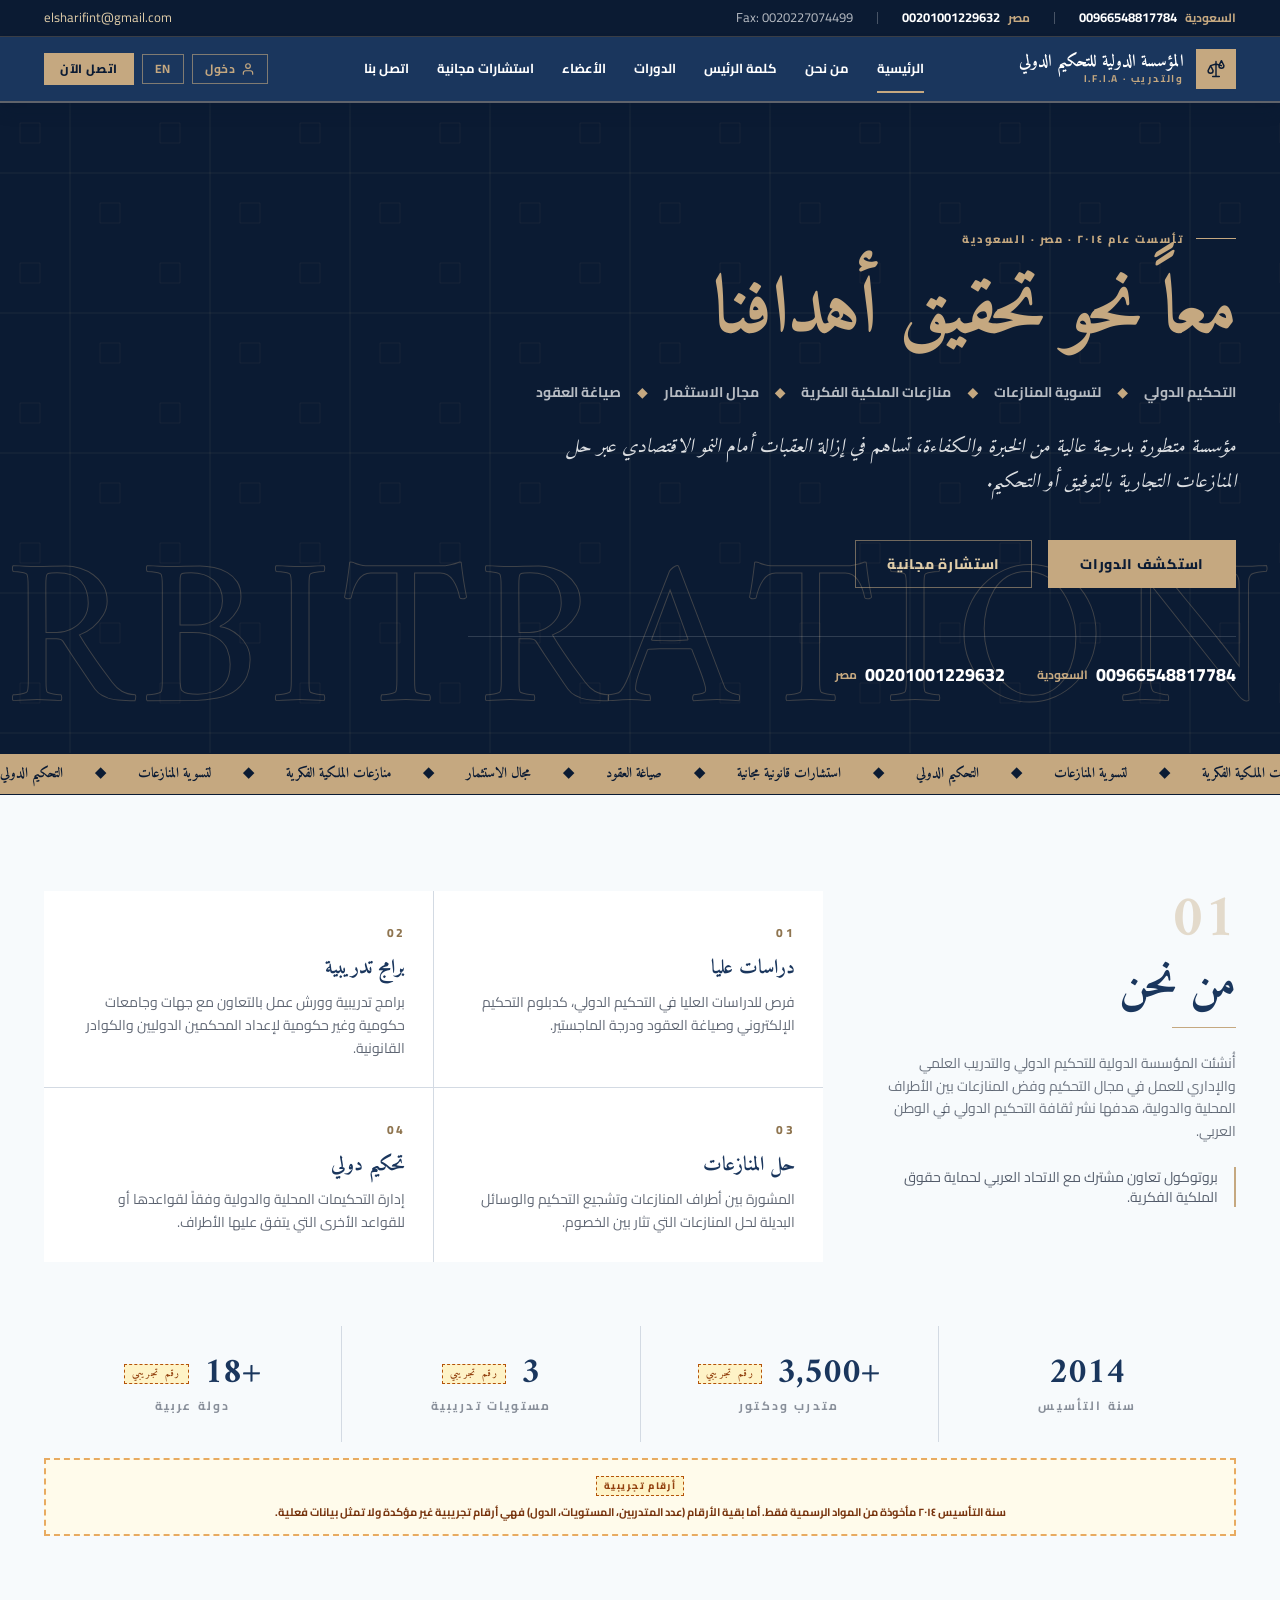
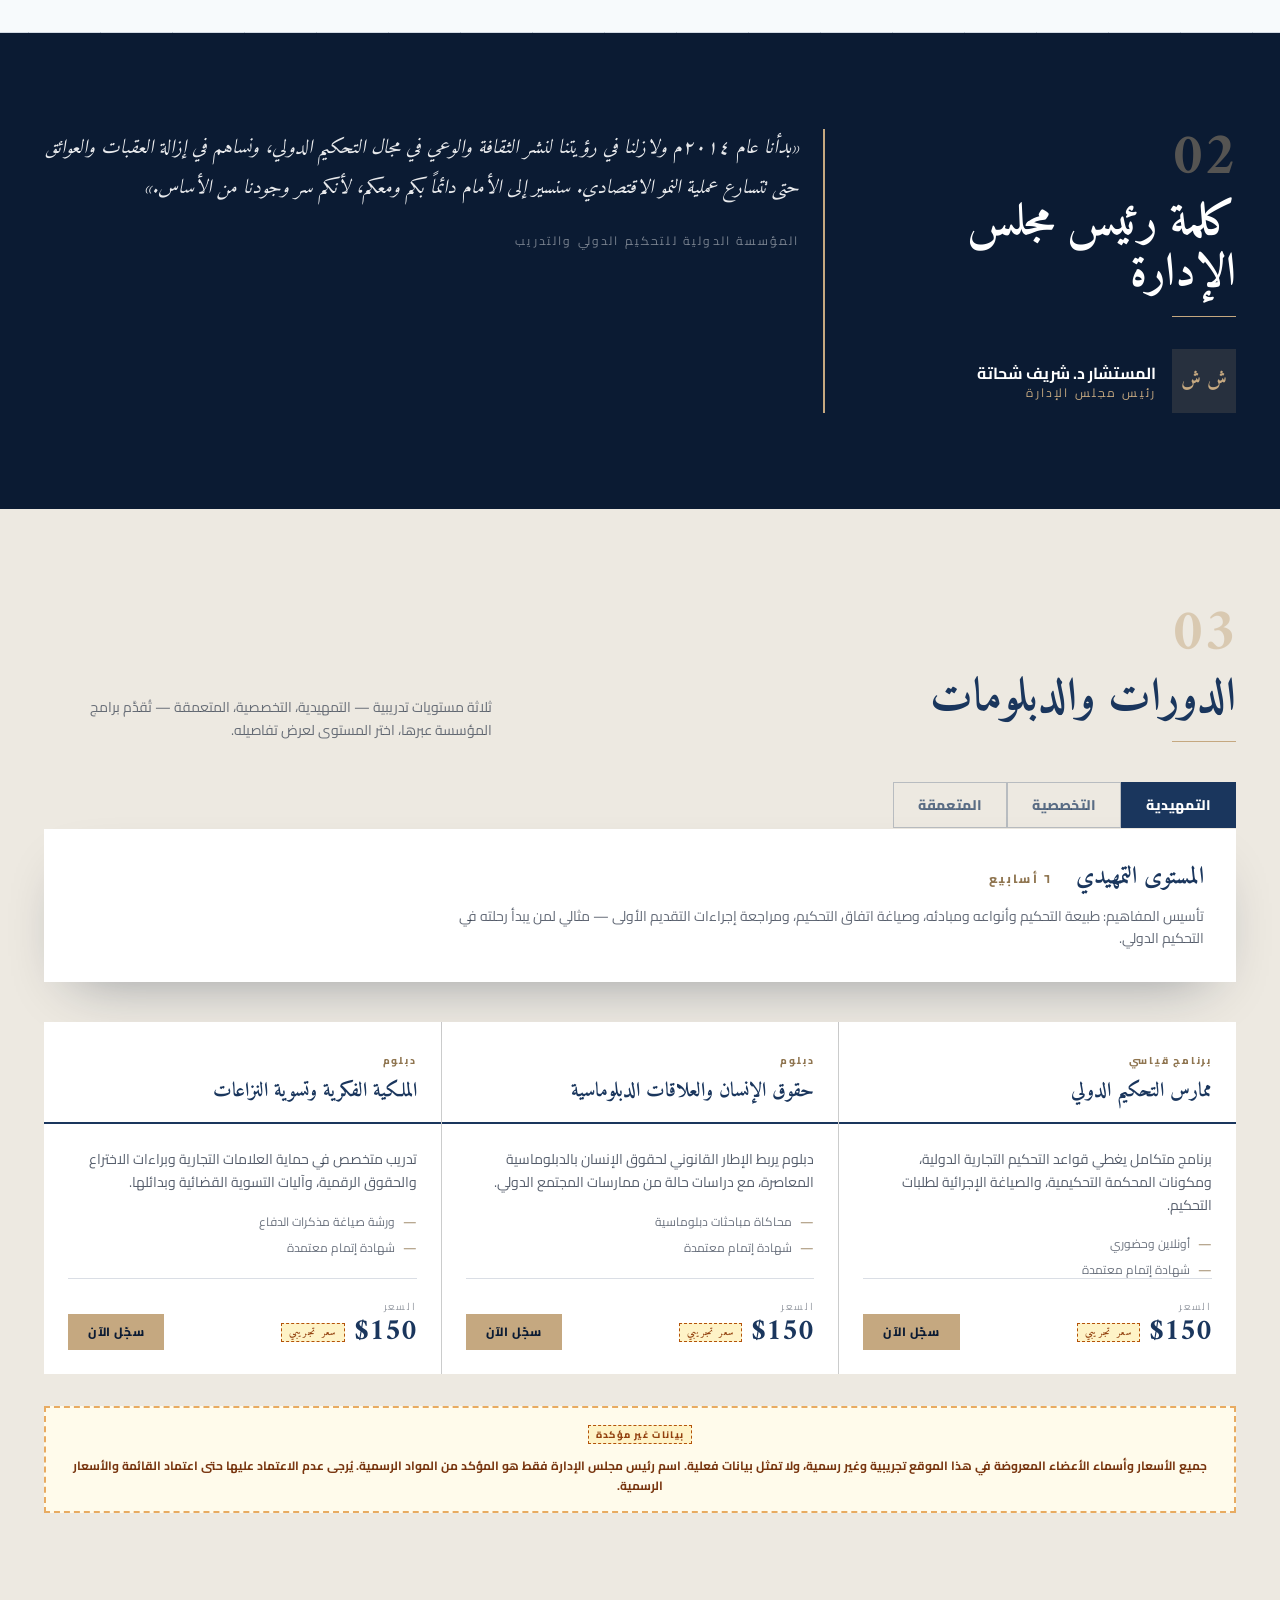
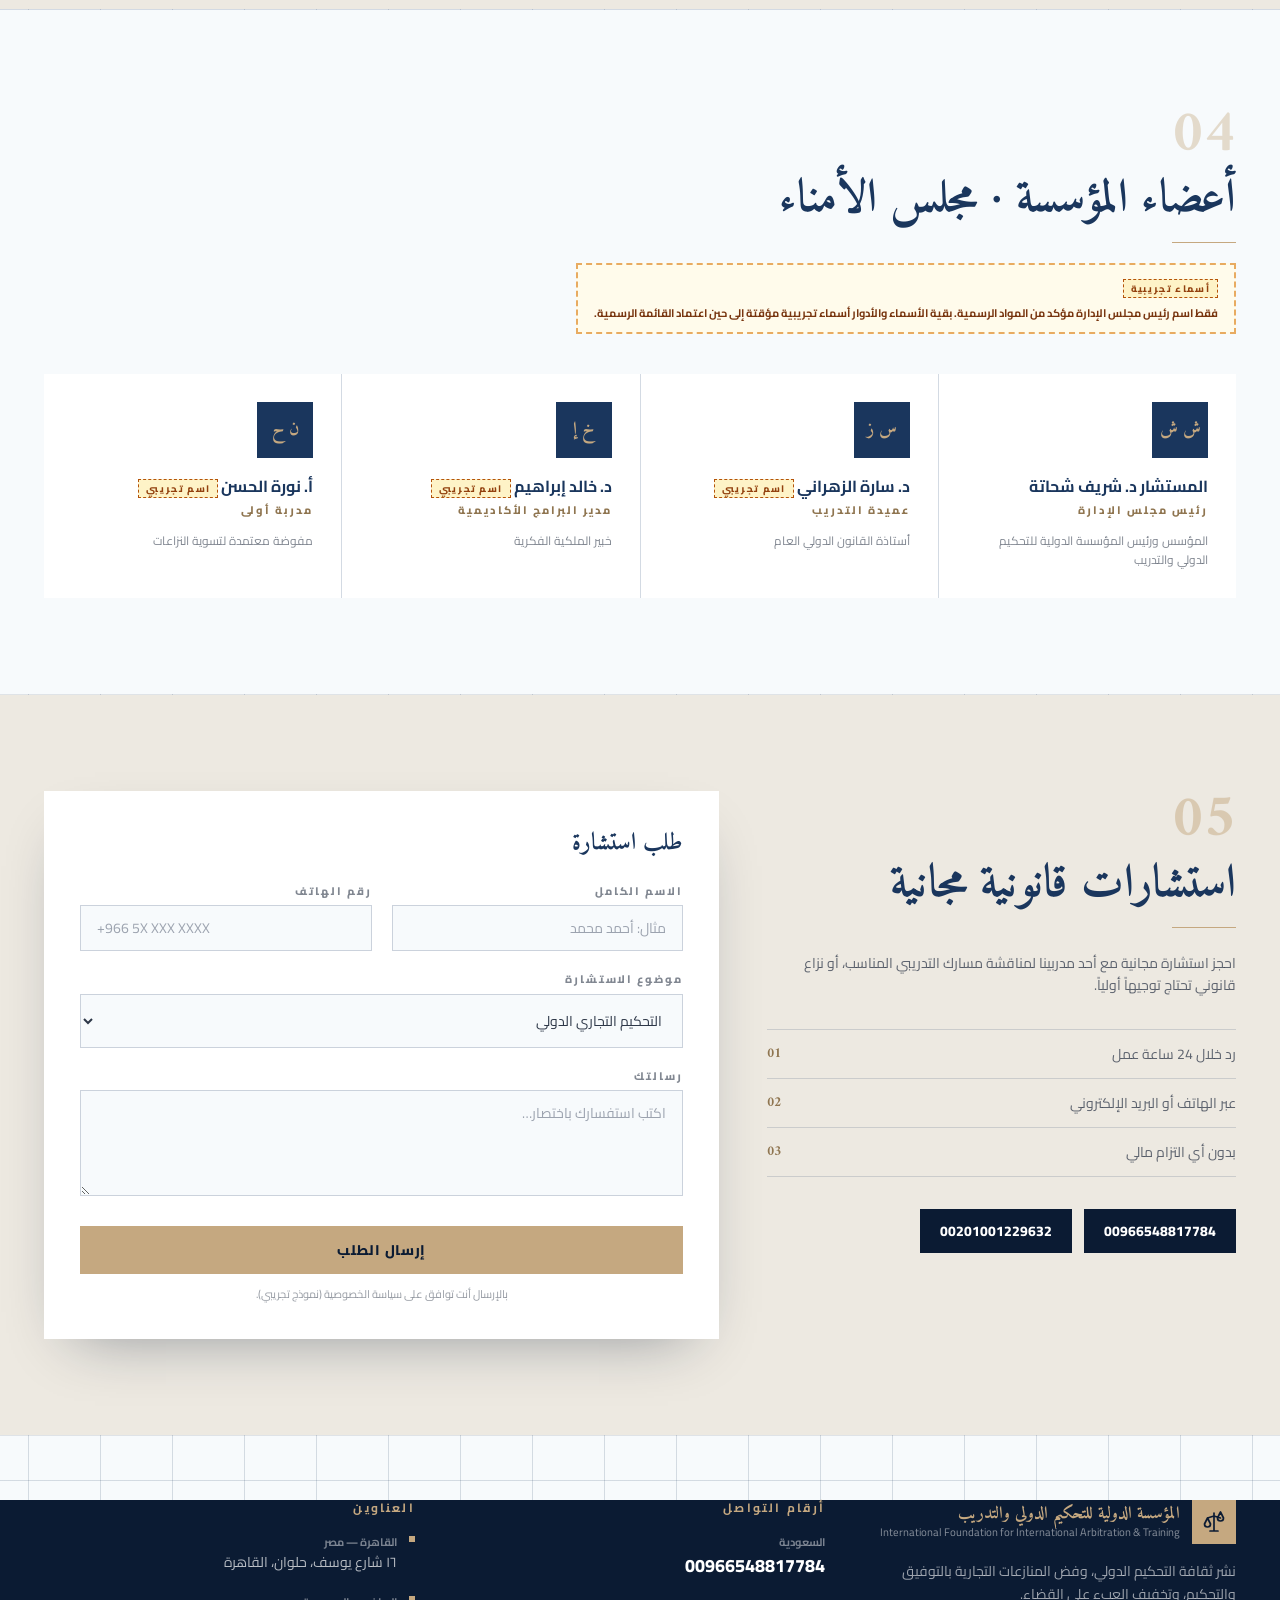
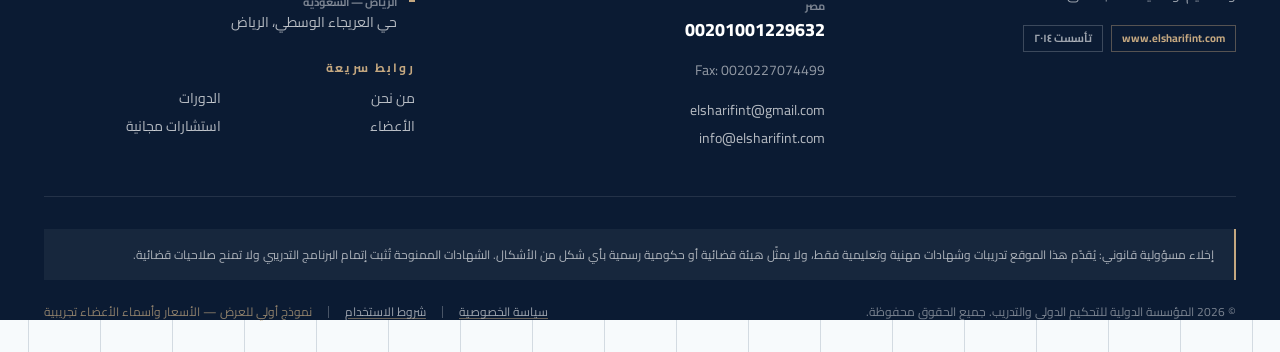
<file: index.html>
<!DOCTYPE html>
<html lang="ar" dir="rtl">
<head>
<meta charset="UTF-8">
<meta name="viewport" content="width=device-width, initial-scale=1.0">

<!-- ══ SEO: canonical + hreflang ══ -->
<link rel="canonical" href="https://ifiia-landing-new.pages.dev/">
<link rel="alternate" hreflang="ar" href="https://ifiia-landing-new.pages.dev/">
<link rel="alternate" hreflang="en" href="https://ifiia-landing-new.pages.dev/?lang=en">
<link rel="alternate" hreflang="x-default" href="https://ifiia-landing-new.pages.dev/">
<meta name="robots" content="index, follow, max-image-preview:large, max-snippet:-1, max-video-preview:-1">
<meta name="googlebot" content="index, follow">
<meta name="google-site-verification" content="TStbVh3oAL_RrqNEUOxhsKB7ihumdXPK8tylKvGcIx8">

<!-- ══ SEO: title + description ══ -->
<title data-ar="المؤسسة الدولية للتحكيم الدولي والتدريب | التحكيم وتسوية المنازعات" data-en="I.F.I.A | International Arbitration & Training Foundation — Dispute Settlement">المؤسسة الدولية للتحكيم الدولي والتدريب | التحكيم وتسوية المنازعات</title>
<meta name="description" content="المؤسسة الدولية للتحكيم الدولي والتدريب (I.F.I.A) — تحكيم دولي، تسوية المنازعات، منازعات الملكية الفكرية، الاستثمار وصياغة العقود. دورات ودبلومات تدريبية في مصر والسعودية منذ 2014."
      data-ar="المؤسسة الدولية للتحكيم الدولي والتدريب (I.F.I.A) — تحكيم دولي، تسوية المنازعات، منازعات الملكية الفكرية، الاستثمار وصياغة العقود. دورات ودبلومات تدريبية في مصر والسعودية منذ 2014."
      data-en="I.F.I.A — International Arbitration & Training Foundation. International arbitration, dispute settlement, intellectual property, investment and contract drafting. Training courses and diplomas in Egypt and Saudi Arabia since 2014.">
<meta name="keywords" content="التحكيم الدولي, التحكيم, تسوية المنازعات, الملكية الفكرية, صياغة العقود, دبلوم تحكيم, دورات قانونية, مؤسسة دولية, Egypt, Saudi Arabia, international arbitration, dispute settlement">
<meta name="author" content="I.F.I.A — International Arbitration & Training Foundation">

<!-- ══ SEO: Open Graph ══ -->
<meta property="og:type" content="website">
<meta property="og:site_name" content="I.F.I.A — المؤسسة الدولية للتحكيم الدولي والتدريب">
<meta property="og:title" content="المؤسسة الدولية للتحكيم الدولي والتدريب | I.F.I.A">
<meta property="og:description" content="تحكيم دولي، تسوية المنازعات، منازعات الملكية الفكرية، الاستثمار وصياغة العقود — دورات ودبلومات تدريبية في مصر والسعودية.">
<meta property="og:url" content="https://ifiia-landing-new.pages.dev/">
<meta property="og:image" content="https://ifiia-landing-new.pages.dev/og-image.png">
<meta property="og:image:width" content="1200">
<meta property="og:image:height" content="630">
<meta property="og:image:alt" content="I.F.I.A — International Arbitration & Training Foundation">
<meta property="og:locale" content="ar_AR">
<meta property="og:locale:alternate" content="en_US">

<!-- ══ SEO: Twitter / X ══ -->
<meta name="twitter:card" content="summary_large_image">
<meta name="twitter:title" content="المؤسسة الدولية للتحكيم الدولي والتدريب | I.F.I.A">
<meta name="twitter:description" content="تحكيم دولي، تسوية المنازعات، منازعات الملكية الفكرية، الاستثمار وصياغة العقود — دورات ودبلومات تدريبية.">
<meta name="twitter:image" content="https://ifiia-landing-new.pages.dev/og-image.png">
<meta name="twitter:image:alt" content="I.F.I.A — International Arbitration & Training Foundation">

<!-- ══ SEO: misc ══ -->
<meta name="theme-color" content="#0B1B33">
<meta name="format-detection" content="telephone=no">
<link rel="icon" href="/favicon.svg" type="image/svg+xml">
<link rel="apple-touch-icon" href="/og-image.png">
<link rel="manifest" href="/site.webmanifest">

<link rel="preload" href="/fonts/amiri-700-normal-arabic.woff2" as="font" type="font/woff2" crossorigin fetchpriority="high">
<!-- CSS:BEGIN generated by tools/inline_css.py, do not edit -->
<style>*,:after,:before{--tw-border-spacing-x:0;--tw-border-spacing-y:0;--tw-translate-x:0;--tw-translate-y:0;--tw-rotate:0;--tw-skew-x:0;--tw-skew-y:0;--tw-scale-x:1;--tw-scale-y:1;--tw-pan-x: ;--tw-pan-y: ;--tw-pinch-zoom: ;--tw-scroll-snap-strictness:proximity;--tw-gradient-from-position: ;--tw-gradient-via-position: ;--tw-gradient-to-position: ;--tw-ordinal: ;--tw-slashed-zero: ;--tw-numeric-figure: ;--tw-numeric-spacing: ;--tw-numeric-fraction: ;--tw-ring-inset: ;--tw-ring-offset-width:0px;--tw-ring-offset-color:#fff;--tw-ring-color:rgba(59,130,246,.5);--tw-ring-offset-shadow:0 0 #0000;--tw-ring-shadow:0 0 #0000;--tw-shadow:0 0 #0000;--tw-shadow-colored:0 0 #0000;--tw-blur: ;--tw-brightness: ;--tw-contrast: ;--tw-grayscale: ;--tw-hue-rotate: ;--tw-invert: ;--tw-saturate: ;--tw-sepia: ;--tw-drop-shadow: ;--tw-backdrop-blur: ;--tw-backdrop-brightness: ;--tw-backdrop-contrast: ;--tw-backdrop-grayscale: ;--tw-backdrop-hue-rotate: ;--tw-backdrop-invert: ;--tw-backdrop-opacity: ;--tw-backdrop-saturate: ;--tw-backdrop-sepia: ;--tw-contain-size: ;--tw-contain-layout: ;--tw-contain-paint: ;--tw-contain-style: }::backdrop{--tw-border-spacing-x:0;--tw-border-spacing-y:0;--tw-translate-x:0;--tw-translate-y:0;--tw-rotate:0;--tw-skew-x:0;--tw-skew-y:0;--tw-scale-x:1;--tw-scale-y:1;--tw-pan-x: ;--tw-pan-y: ;--tw-pinch-zoom: ;--tw-scroll-snap-strictness:proximity;--tw-gradient-from-position: ;--tw-gradient-via-position: ;--tw-gradient-to-position: ;--tw-ordinal: ;--tw-slashed-zero: ;--tw-numeric-figure: ;--tw-numeric-spacing: ;--tw-numeric-fraction: ;--tw-ring-inset: ;--tw-ring-offset-width:0px;--tw-ring-offset-color:#fff;--tw-ring-color:rgba(59,130,246,.5);--tw-ring-offset-shadow:0 0 #0000;--tw-ring-shadow:0 0 #0000;--tw-shadow:0 0 #0000;--tw-shadow-colored:0 0 #0000;--tw-blur: ;--tw-brightness: ;--tw-contrast: ;--tw-grayscale: ;--tw-hue-rotate: ;--tw-invert: ;--tw-saturate: ;--tw-sepia: ;--tw-drop-shadow: ;--tw-backdrop-blur: ;--tw-backdrop-brightness: ;--tw-backdrop-contrast: ;--tw-backdrop-grayscale: ;--tw-backdrop-hue-rotate: ;--tw-backdrop-invert: ;--tw-backdrop-opacity: ;--tw-backdrop-saturate: ;--tw-backdrop-sepia: ;--tw-contain-size: ;--tw-contain-layout: ;--tw-contain-paint: ;--tw-contain-style: }/*! tailwindcss v3.4.17 | MIT License | https://tailwindcss.com*/*,:after,:before{border:0 solid #e5e7eb;box-sizing:border-box}:after,:before{--tw-content:""}:host,html{line-height:1.5;-webkit-text-size-adjust:100%;font-family:ui-sans-serif,system-ui,sans-serif,Apple Color Emoji,Segoe UI Emoji,Segoe UI Symbol,Noto Color Emoji;font-feature-settings:normal;font-variation-settings:normal;-moz-tab-size:4;-o-tab-size:4;tab-size:4;-webkit-tap-highlight-color:transparent}body{line-height:inherit;margin:0}hr{border-top-width:1px;color:inherit;height:0}abbr:where([title]){-webkit-text-decoration:underline dotted;text-decoration:underline dotted}h1,h2,h3,h4,h5,h6{font-size:inherit;font-weight:inherit}a{color:inherit;text-decoration:inherit}b,strong{font-weight:bolder}code,kbd,pre,samp{font-family:ui-monospace,SFMono-Regular,Menlo,Monaco,Consolas,Liberation Mono,Courier New,monospace;font-feature-settings:normal;font-size:1em;font-variation-settings:normal}small{font-size:80%}sub,sup{font-size:75%;line-height:0;position:relative;vertical-align:baseline}sub{bottom:-.25em}sup{top:-.5em}table{border-collapse:collapse;border-color:inherit;text-indent:0}button,input,optgroup,select,textarea{color:inherit;font-family:inherit;font-feature-settings:inherit;font-size:100%;font-variation-settings:inherit;font-weight:inherit;letter-spacing:inherit;line-height:inherit;margin:0;padding:0}button,select{text-transform:none}button,input:where([type=button]),input:where([type=reset]),input:where([type=submit]){-webkit-appearance:button;background-color:transparent;background-image:none}:-moz-focusring{outline:auto}:-moz-ui-invalid{box-shadow:none}progress{vertical-align:baseline}::-webkit-inner-spin-button,::-webkit-outer-spin-button{height:auto}[type=search]{-webkit-appearance:textfield;outline-offset:-2px}::-webkit-search-decoration{-webkit-appearance:none}::-webkit-file-upload-button{-webkit-appearance:button;font:inherit}summary{display:list-item}blockquote,dd,dl,figure,h1,h2,h3,h4,h5,h6,hr,p,pre{margin:0}fieldset{margin:0}fieldset,legend{padding:0}menu,ol,ul{list-style:none;margin:0;padding:0}dialog{padding:0}textarea{resize:vertical}input::-moz-placeholder,textarea::-moz-placeholder{color:#9ca3af;opacity:1}input::placeholder,textarea::placeholder{color:#9ca3af;opacity:1}[role=button],button{cursor:pointer}:disabled{cursor:default}audio,canvas,embed,iframe,img,object,svg,video{display:block;vertical-align:middle}img,video{height:auto;max-width:100%}[hidden]:where(:not([hidden=until-found])){display:none}.pointer-events-none{pointer-events:none}.visible{visibility:visible}.static{position:static}.fixed{position:fixed}.absolute{position:absolute}.relative{position:relative}.sticky{position:sticky}.bottom-0{bottom:0}.bottom-6{bottom:1.5rem}.end-2{inset-inline-end:.5rem}.left-1\/2{left:50%}.start-0{inset-inline-start:0}.top-0{top:0}.top-1\/2{top:50%}.z-50{z-index:50}.z-\[60\]{z-index:60}.mx-auto{margin-left:auto;margin-right:auto}.my-5{margin-bottom:1.25rem;margin-top:1.25rem}.mb-1\.5{margin-bottom:.375rem}.mb-2{margin-bottom:.5rem}.mt-1{margin-top:.25rem}.mt-1\.5{margin-top:.375rem}.mt-10{margin-top:2.5rem}.mt-12{margin-top:3rem}.mt-16{margin-top:4rem}.mt-2{margin-top:.5rem}.mt-2\.5{margin-top:.625rem}.mt-3{margin-top:.75rem}.mt-4{margin-top:1rem}.mt-5{margin-top:1.25rem}.mt-6{margin-top:1.5rem}.mt-7{margin-top:1.75rem}.mt-8{margin-top:2rem}.mt-auto{margin-top:auto}.mt-px{margin-top:1px}.block{display:block}.inline-block{display:inline-block}.inline{display:inline}.flex{display:flex}.grid{display:grid}.hidden{display:none}.h-1\.5{height:.375rem}.h-10{height:2.5rem}.h-11{height:2.75rem}.h-14{height:3.5rem}.h-16{height:4rem}.h-3{height:.75rem}.h-3\.5{height:.875rem}.h-4{height:1rem}.h-5{height:1.25rem}.h-6{height:1.5rem}.h-8{height:2rem}.h-px{height:1px}.w-1\.5{width:.375rem}.w-10{width:2.5rem}.w-11{width:2.75rem}.w-14{width:3.5rem}.w-16{width:4rem}.w-3\.5{width:.875rem}.w-4{width:1rem}.w-5{width:1.25rem}.w-6{width:1.5rem}.w-8{width:2rem}.w-\[92vw\]{width:92vw}.w-full{width:100%}.w-px{width:1px}.min-w-0{min-width:0}.max-w-2xl{max-width:42rem}.max-w-3xl{max-width:48rem}.max-w-\[1240px\]{max-width:1240px}.max-w-\[92px\]{max-width:92px}.max-w-md{max-width:28rem}.max-w-sm{max-width:24rem}.flex-1{flex:1 1 0%}.shrink-0{flex-shrink:0}.-translate-x-1\/2{--tw-translate-x:-50%}.-translate-x-1\/2,.-translate-y-1\/2{transform:translate(var(--tw-translate-x),var(--tw-translate-y)) rotate(var(--tw-rotate)) skewX(var(--tw-skew-x)) skewY(var(--tw-skew-y)) scaleX(var(--tw-scale-x)) scaleY(var(--tw-scale-y))}.-translate-y-1\/2{--tw-translate-y:-50%}.translate-y-4{--tw-translate-y:1rem;transform:translate(var(--tw-translate-x),var(--tw-translate-y)) rotate(var(--tw-rotate)) skewX(var(--tw-skew-x)) skewY(var(--tw-skew-y)) scaleX(var(--tw-scale-x)) scaleY(var(--tw-scale-y))}@keyframes spin{to{transform:rotate(1turn)}}.animate-spin{animation:spin 1s linear infinite}.select-none{-webkit-user-select:none;-moz-user-select:none;user-select:none}.grid-cols-2{grid-template-columns:repeat(2,minmax(0,1fr))}.flex-col{flex-direction:column}.flex-wrap{flex-wrap:wrap}.place-items-center{place-items:center}.items-end{align-items:flex-end}.items-center{align-items:center}.items-baseline{align-items:baseline}.justify-center{justify-content:center}.justify-between{justify-content:space-between}.gap-1{gap:.25rem}.gap-1\.5{gap:.375rem}.gap-10{gap:2.5rem}.gap-12{gap:3rem}.gap-2{gap:.5rem}.gap-3{gap:.75rem}.gap-4{gap:1rem}.gap-5{gap:1.25rem}.gap-6{gap:1.5rem}.gap-7{gap:1.75rem}.gap-8{gap:2rem}.gap-9{gap:2.25rem}.gap-px{gap:1px}.gap-x-4{-moz-column-gap:1rem;column-gap:1rem}.gap-x-6{-moz-column-gap:1.5rem;column-gap:1.5rem}.gap-x-8{-moz-column-gap:2rem;column-gap:2rem}.gap-y-1{row-gap:.25rem}.gap-y-2{row-gap:.5rem}.gap-y-3{row-gap:.75rem}.space-y-1\.5>:not([hidden])~:not([hidden]){--tw-space-y-reverse:0;margin-bottom:calc(.375rem*var(--tw-space-y-reverse));margin-top:calc(.375rem*(1 - var(--tw-space-y-reverse)))}.space-y-10>:not([hidden])~:not([hidden]){--tw-space-y-reverse:0;margin-bottom:calc(2.5rem*var(--tw-space-y-reverse));margin-top:calc(2.5rem*(1 - var(--tw-space-y-reverse)))}.space-y-2>:not([hidden])~:not([hidden]){--tw-space-y-reverse:0;margin-bottom:calc(.5rem*var(--tw-space-y-reverse));margin-top:calc(.5rem*(1 - var(--tw-space-y-reverse)))}.space-y-2\.5>:not([hidden])~:not([hidden]){--tw-space-y-reverse:0;margin-bottom:calc(.625rem*var(--tw-space-y-reverse));margin-top:calc(.625rem*(1 - var(--tw-space-y-reverse)))}.space-y-3>:not([hidden])~:not([hidden]){--tw-space-y-reverse:0;margin-bottom:calc(.75rem*var(--tw-space-y-reverse));margin-top:calc(.75rem*(1 - var(--tw-space-y-reverse)))}.space-y-4>:not([hidden])~:not([hidden]){--tw-space-y-reverse:0;margin-bottom:calc(1rem*var(--tw-space-y-reverse));margin-top:calc(1rem*(1 - var(--tw-space-y-reverse)))}.space-y-5>:not([hidden])~:not([hidden]){--tw-space-y-reverse:0;margin-bottom:calc(1.25rem*var(--tw-space-y-reverse));margin-top:calc(1.25rem*(1 - var(--tw-space-y-reverse)))}.divide-y>:not([hidden])~:not([hidden]){--tw-divide-y-reverse:0;border-bottom-width:calc(1px*var(--tw-divide-y-reverse));border-top-width:calc(1px*(1 - var(--tw-divide-y-reverse)))}.divide-\[var\(--hairline\)\]>:not([hidden])~:not([hidden]){border-color:var(--hairline)}.overflow-hidden,.truncate{overflow:hidden}.truncate{text-overflow:ellipsis}.truncate,.whitespace-nowrap{white-space:nowrap}.border{border-width:1px}.border-2{border-width:2px}.border-y{border-top-width:1px}.border-b,.border-y{border-bottom-width:1px}.border-b-2{border-bottom-width:2px}.border-s-2{border-inline-start-width:2px}.border-s-4{border-inline-start-width:4px}.border-t{border-top-width:1px}.border-dashed{border-style:dashed}.border-\[var\(--hairline\)\]{border-color:var(--hairline)}.border-amber-600\/60{border-color:rgba(217,119,6,.6)}.border-gold{--tw-border-opacity:1;border-color:rgb(197 168 128/var(--tw-border-opacity,1))}.border-gold\/25{border-color:hsla(35,37%,64%,.25)}.border-gold\/40{border-color:hsla(35,37%,64%,.4)}.border-gold\/50{border-color:hsla(35,37%,64%,.5)}.border-gold\/60{border-color:hsla(35,37%,64%,.6)}.border-navy-700{--tw-border-opacity:1;border-color:rgb(26 54 93/var(--tw-border-opacity,1))}.border-navy-700\/20{border-color:rgba(26,54,93,.2)}.border-navy-700\/25{border-color:rgba(26,54,93,.25)}.border-navy-900{--tw-border-opacity:1;border-color:rgb(11 27 51/var(--tw-border-opacity,1))}.border-navy-900\/10{border-color:rgba(11,27,51,.1)}.border-navy\/10{border-color:rgba(26,54,93,.1)}.border-red-300{--tw-border-opacity:1;border-color:rgb(252 165 165/var(--tw-border-opacity,1))}.border-white\/10{border-color:hsla(0,0%,100%,.1)}.border-white\/15{border-color:hsla(0,0%,100%,.15)}.border-white\/20{border-color:hsla(0,0%,100%,.2)}.border-white\/25{border-color:hsla(0,0%,100%,.25)}.bg-\[var\(--hairline\)\]{background-color:var(--hairline)}.bg-amber-50{--tw-bg-opacity:1;background-color:rgb(255 251 235/var(--tw-bg-opacity,1))}.bg-bone{--tw-bg-opacity:1;background-color:rgb(237 233 225/var(--tw-bg-opacity,1))}.bg-cloud{--tw-bg-opacity:1;background-color:rgb(247 250 252/var(--tw-bg-opacity,1))}.bg-gold{--tw-bg-opacity:1;background-color:rgb(197 168 128/var(--tw-bg-opacity,1))}.bg-gold-tint{--tw-bg-opacity:1;background-color:rgb(243 235 221/var(--tw-bg-opacity,1))}.bg-gold\/15{background-color:hsla(35,37%,64%,.15)}.bg-navy-700{--tw-bg-opacity:1;background-color:rgb(26 54 93/var(--tw-bg-opacity,1))}.bg-navy-900{--tw-bg-opacity:1;background-color:rgb(11 27 51/var(--tw-bg-opacity,1))}.bg-red-50{--tw-bg-opacity:1;background-color:rgb(254 242 242/var(--tw-bg-opacity,1))}.bg-transparent{background-color:transparent}.bg-white{--tw-bg-opacity:1;background-color:rgb(255 255 255/var(--tw-bg-opacity,1))}.bg-white\/25{background-color:hsla(0,0%,100%,.25)}.bg-white\/5{background-color:hsla(0,0%,100%,.05)}.p-0{padding:0}.p-5{padding:1.25rem}.p-6{padding:1.5rem}.p-7{padding:1.75rem}.px-2\.5{padding-left:.625rem;padding-right:.625rem}.px-3{padding-left:.75rem;padding-right:.75rem}.px-4{padding-left:1rem;padding-right:1rem}.px-5{padding-left:1.25rem;padding-right:1.25rem}.px-6{padding-left:1.5rem;padding-right:1.5rem}.px-8{padding-left:2rem;padding-right:2rem}.py-1{padding-bottom:.25rem;padding-top:.25rem}.py-1\.5{padding-bottom:.375rem;padding-top:.375rem}.py-12{padding-bottom:3rem;padding-top:3rem}.py-14{padding-bottom:3.5rem;padding-top:3.5rem}.py-2{padding-bottom:.5rem;padding-top:.5rem}.py-2\.5{padding-bottom:.625rem;padding-top:.625rem}.py-20{padding-bottom:5rem;padding-top:5rem}.py-3{padding-bottom:.75rem;padding-top:.75rem}.py-3\.5{padding-bottom:.875rem;padding-top:.875rem}.py-4{padding-bottom:1rem;padding-top:1rem}.py-7{padding-bottom:1.75rem;padding-top:1.75rem}.pb-12{padding-bottom:3rem}.pb-16{padding-bottom:4rem}.pb-4{padding-bottom:1rem}.pb-8{padding-bottom:2rem}.pb-9{padding-bottom:2.25rem}.pe-11{padding-inline-end:2.75rem}.pe-8{padding-inline-end:2rem}.ps-4{padding-inline-start:1rem}.ps-6{padding-inline-start:1.5rem}.pt-1{padding-top:.25rem}.pt-14{padding-top:3.5rem}.pt-16{padding-top:4rem}.pt-2{padding-top:.5rem}.pt-20{padding-top:5rem}.pt-3{padding-top:.75rem}.pt-4{padding-top:1rem}.pt-5{padding-top:1.25rem}.pt-6{padding-top:1.5rem}.text-center{text-align:center}.text-start{text-align:start}.align-middle{vertical-align:middle}.font-body{font-family:Cairo,system-ui,sans-serif}.font-display{font-family:Amiri,Georgia,serif}.text-2xl{font-size:1.5rem;line-height:2rem}.text-3xl{font-size:1.875rem;line-height:2.25rem}.text-4xl{font-size:2.25rem;line-height:2.5rem}.text-6xl{font-size:3.75rem;line-height:1}.text-\[10px\]{font-size:10px}.text-\[11px\]{font-size:11px}.text-\[12px\]{font-size:12px}.text-\[13px\]{font-size:13px}.text-\[13rem\]{font-size:13rem}.text-\[15px\]{font-size:15px}.text-\[17px\]{font-size:17px}.text-display{font-size:clamp(2.75rem,7vw,5rem);letter-spacing:-.015em;line-height:1.04}.text-lead{font-size:clamp(1.05rem,1.6vw,1.25rem);line-height:1.75}.text-lg{font-size:1.125rem;line-height:1.75rem}.text-sm{font-size:.875rem;line-height:1.25rem}.text-title{font-size:clamp(1.85rem,3.6vw,2.9rem);line-height:1.12}.text-xl{font-size:1.25rem;line-height:1.75rem}.text-xs{font-size:.75rem;line-height:1rem}.font-bold{font-weight:700}.font-extrabold{font-weight:800}.font-medium{font-weight:500}.uppercase{text-transform:uppercase}.italic{font-style:italic}.leading-\[1\.95\]{line-height:1.95}.leading-loose{line-height:2}.leading-none{line-height:1}.leading-relaxed{line-height:1.625}.leading-tight{line-height:1.25}.tracking-wider{letter-spacing:.05em}.tracking-wider2{letter-spacing:.18em}.text-amber-900{--tw-text-opacity:1;color:rgb(120 53 15/var(--tw-text-opacity,1))}.text-charcoal{--tw-text-opacity:1;color:rgb(45 55 72/var(--tw-text-opacity,1))}.text-charcoal\/50{color:rgba(45,55,72,.5)}.text-charcoal\/55{color:rgba(45,55,72,.55)}.text-charcoal\/60{color:rgba(45,55,72,.6)}.text-charcoal\/65{color:rgba(45,55,72,.65)}.text-charcoal\/70{color:rgba(45,55,72,.7)}.text-charcoal\/75{color:rgba(45,55,72,.75)}.text-charcoal\/80{color:rgba(45,55,72,.8)}.text-charcoal\/85{color:rgba(45,55,72,.85)}.text-gold{--tw-text-opacity:1;color:rgb(197 168 128/var(--tw-text-opacity,1))}.text-gold-dark{--tw-text-opacity:1;color:rgb(143 117 80/var(--tw-text-opacity,1))}.text-gold-light{--tw-text-opacity:1;color:rgb(224 205 169/var(--tw-text-opacity,1))}.text-gold\/40{color:hsla(35,37%,64%,.4)}.text-gold\/50{color:hsla(35,37%,64%,.5)}.text-gold\/70{color:hsla(35,37%,64%,.7)}.text-navy,.text-navy-700{--tw-text-opacity:1;color:rgb(26 54 93/var(--tw-text-opacity,1))}.text-navy-900{--tw-text-opacity:1;color:rgb(11 27 51/var(--tw-text-opacity,1))}.text-navy\/70{color:rgba(26,54,93,.7)}.text-red-700{--tw-text-opacity:1;color:rgb(185 28 28/var(--tw-text-opacity,1))}.text-white{--tw-text-opacity:1;color:rgb(255 255 255/var(--tw-text-opacity,1))}.text-white\/45{color:hsla(0,0%,100%,.45)}.text-white\/50{color:hsla(0,0%,100%,.5)}.text-white\/55{color:hsla(0,0%,100%,.55)}.text-white\/60{color:hsla(0,0%,100%,.6)}.text-white\/65{color:hsla(0,0%,100%,.65)}.text-white\/70{color:hsla(0,0%,100%,.7)}.text-white\/75{color:hsla(0,0%,100%,.75)}.text-white\/85{color:hsla(0,0%,100%,.85)}.text-white\/90{color:hsla(0,0%,100%,.9)}.underline{text-decoration-line:underline}.decoration-gold{text-decoration-color:#c5a880}.decoration-gold\/50{text-decoration-color:hsla(35,37%,64%,.5)}.underline-offset-2{text-underline-offset:2px}.antialiased{-webkit-font-smoothing:antialiased;-moz-osx-font-smoothing:grayscale}.opacity-0{opacity:0}.opacity-100{opacity:1}.opacity-60{opacity:.6}.shadow-lg{--tw-shadow:0 10px 15px -3px rgba(0,0,0,.1),0 4px 6px -4px rgba(0,0,0,.1);--tw-shadow-colored:0 10px 15px -3px var(--tw-shadow-color),0 4px 6px -4px var(--tw-shadow-color)}.shadow-lg,.shadow-panel{box-shadow:var(--tw-ring-offset-shadow,0 0 #0000),var(--tw-ring-shadow,0 0 #0000),var(--tw-shadow)}.shadow-panel{--tw-shadow:0 24px 60px -30px rgba(11,27,51,.45);--tw-shadow-colored:0 24px 60px -30px var(--tw-shadow-color)}.shadow-navy-900\/30{--tw-shadow-color:rgba(11,27,51,.3);--tw-shadow:var(--tw-shadow-colored)}.filter{filter:var(--tw-blur) var(--tw-brightness) var(--tw-contrast) var(--tw-grayscale) var(--tw-hue-rotate) var(--tw-invert) var(--tw-saturate) var(--tw-sepia) var(--tw-drop-shadow)}.transition{transition-duration:.15s;transition-property:color,background-color,border-color,text-decoration-color,fill,stroke,opacity,box-shadow,transform,filter,-webkit-backdrop-filter;transition-property:color,background-color,border-color,text-decoration-color,fill,stroke,opacity,box-shadow,transform,filter,backdrop-filter;transition-property:color,background-color,border-color,text-decoration-color,fill,stroke,opacity,box-shadow,transform,filter,backdrop-filter,-webkit-backdrop-filter;transition-timing-function:cubic-bezier(.4,0,.2,1)}.transition-all{transition-duration:.15s;transition-property:all;transition-timing-function:cubic-bezier(.4,0,.2,1)}.duration-300{transition-duration:.3s}:root{--hairline:rgba(26,54,93,.16)}html{overflow-x:clip;scroll-behavior:smooth}html[lang=en] body{font-family:Inter,system-ui,sans-serif}html[lang=en] .font-display{font-family:Playfair Display,Georgia,serif}body{background-image:linear-gradient(var(--hairline) 1px,transparent 1px),linear-gradient(90deg,var(--hairline) 1px,transparent 1px);background-position:top;background-size:72px 72px}footer,header,section{background-clip:content-box}.hero-flat{background-color:#0b1b33;background-image:url("data:image/svg+xml;charset=utf-8,%3Csvg xmlns='http://www.w3.org/2000/svg' width='140' height='140'%3E%3Cg fill='none' stroke='%23C5A880' stroke-opacity='.09'%3E%3Cpath d='M0 70h140M70 0v140'/%3E%3Cpath stroke-opacity='.06' d='M20 20h20v20H20zm80 80h20v20h-20z'/%3E%3C/g%3E%3C/svg%3E")}.hero-ghost{-webkit-text-stroke:1px hsla(35,37%,64%,.28);color:transparent;letter-spacing:.04em}.ticker-mask{overflow:hidden}.ticker-track{animation:ticker 32s linear infinite;display:flex;width:-moz-max-content;width:max-content}@keyframes ticker{0%{transform:translateX(0)}to{transform:translateX(-50%)}}.ticker-track:hover{animation-play-state:paused}.u-link{position:relative}.u-link:after{background:#c5a880;bottom:-5px;content:"";height:1.5px;inset-inline-start:0;position:absolute;transition:width .25s ease;width:0}.u-link.active:after,.u-link:hover:after{width:100%}.btn-gold{background:#c5a880;color:#0b1b33;transition:background .2s ease,color .2s ease}.btn-gold:hover{background:#0b1b33;box-shadow:inset 0 0 0 1px #c5a880;color:#c5a880}.btn-ghost{box-shadow:inset 0 0 0 1px hsla(35,37%,64%,.55);color:#e0cda9;transition:all .2s ease}.btn-ghost:hover{background:#c5a880;box-shadow:inset 0 0 0 1px #c5a880;color:#0b1b33}.panel{background:#fff;box-shadow:inset 0 0 0 1px var(--hairline);transition:box-shadow .25s ease,transform .25s ease}.panel:hover{box-shadow:inset 0 0 0 1px #c5a880;transform:translateY(-4px)}.reveal{opacity:0;transform:translateY(26px);transition:opacity .65s ease,transform .65s ease}.reveal.on{opacity:1;transform:none}dialog::backdrop{background:rgba(11,27,51,.72)}dialog[open]{animation:dlg-in .18s ease-out}@keyframes dlg-in{0%{opacity:0;transform:translateY(12px) scale(.985)}to{opacity:1;transform:none}}@media (prefers-reduced-motion:reduce){dialog[open]{animation:none}}.bidi{unicode-bidi:isolate}.badge-mock{background:#fef3c7;border:1px dashed #b45309;color:#92400e;display:inline-block;font-size:9.5px;font-weight:800;letter-spacing:.14em;line-height:1.4;padding:2px 7px;text-transform:uppercase;vertical-align:middle;white-space:nowrap}html[lang=en] .badge-mock{font-family:Inter,system-ui,sans-serif}.mock-num{position:relative}.mock-num .badge-mock{margin-inline-start:.45em}a:focus-visible,button:focus-visible,input:focus,select:focus,textarea:focus{outline:2px solid #c5a880;outline-offset:2px}::-moz-selection{background:#c5a880;color:#0b1b33}::selection{background:#c5a880;color:#0b1b33}::-webkit-scrollbar{height:10px;width:10px}::-webkit-scrollbar-track{background:#ede9e1}::-webkit-scrollbar-thumb{background:#1a365d}@media (prefers-reduced-motion:reduce){html{scroll-behavior:auto}.ticker-track{animation:none}.reveal{opacity:1;transform:none;transition:none}*{animation-duration:.01ms!important;transition-duration:.01ms!important}}@font-face{font-display:swap;font-family:Amiri;font-style:normal;font-weight:400;src:url(/fonts/amiri-400-normal-arabic.woff2) format("woff2");unicode-range:u+06??,u+0750-077f,u+0870-0891,u+0897-08e1,u+08e3-08ff,u+200c-200e,u+2010-2011,u+204f,u+2e41,u+fb50-fdff,u+fe70-fe74,u+fe76-fefc,u+102e0-102fb,u+10e60-10e7e,u+10ec2-10ec7,u+10ec9-10eee,u+10ef?,u+1ee00-1ee03,u+1ee05-1ee1f,u+1ee21-1ee22,u+1ee24,u+1ee27,u+1ee29-1ee32,u+1ee34-1ee37,u+1ee39,u+1ee3b,u+1ee42,u+1ee47,u+1ee49,u+1ee4b,u+1ee4d-1ee4f,u+1ee51-1ee52,u+1ee54,u+1ee57,u+1ee59,u+1ee5b,u+1ee5d,u+1ee5f,u+1ee61-1ee62,u+1ee64,u+1ee67-1ee6a,u+1ee6c-1ee72,u+1ee74-1ee77,u+1ee79-1ee7c,u+1ee7e,u+1ee80-1ee89,u+1ee8b-1ee9b,u+1eea1-1eea3,u+1eea5-1eea9,u+1eeab-1eebb,u+1eef0-1eef1}@font-face{font-display:swap;font-family:Amiri;font-style:normal;font-weight:400;src:url(/fonts/amiri-400-normal-latin.woff2) format("woff2");unicode-range:u+00??,u+0131,u+0152-0153,u+02bb-02bc,u+02c6,u+02da,u+02dc,u+0304,u+0308,u+0329,u+2000-206f,u+20ac,u+2122,u+2191,u+2193,u+2212,u+2215,u+feff,u+fffd}@font-face{font-display:swap;font-family:Amiri;font-style:normal;font-weight:700;src:url(/fonts/amiri-700-normal-arabic.woff2) format("woff2");unicode-range:u+06??,u+0750-077f,u+0870-0891,u+0897-08e1,u+08e3-08ff,u+200c-200e,u+2010-2011,u+204f,u+2e41,u+fb50-fdff,u+fe70-fe74,u+fe76-fefc,u+102e0-102fb,u+10e60-10e7e,u+10ec2-10ec7,u+10ec9-10eee,u+10ef?,u+1ee00-1ee03,u+1ee05-1ee1f,u+1ee21-1ee22,u+1ee24,u+1ee27,u+1ee29-1ee32,u+1ee34-1ee37,u+1ee39,u+1ee3b,u+1ee42,u+1ee47,u+1ee49,u+1ee4b,u+1ee4d-1ee4f,u+1ee51-1ee52,u+1ee54,u+1ee57,u+1ee59,u+1ee5b,u+1ee5d,u+1ee5f,u+1ee61-1ee62,u+1ee64,u+1ee67-1ee6a,u+1ee6c-1ee72,u+1ee74-1ee77,u+1ee79-1ee7c,u+1ee7e,u+1ee80-1ee89,u+1ee8b-1ee9b,u+1eea1-1eea3,u+1eea5-1eea9,u+1eeab-1eebb,u+1eef0-1eef1}@font-face{font-display:swap;font-family:Amiri;font-style:normal;font-weight:700;src:url(/fonts/amiri-700-normal-latin.woff2) format("woff2");unicode-range:u+00??,u+0131,u+0152-0153,u+02bb-02bc,u+02c6,u+02da,u+02dc,u+0304,u+0308,u+0329,u+2000-206f,u+20ac,u+2122,u+2191,u+2193,u+2212,u+2215,u+feff,u+fffd}@font-face{font-display:swap;font-family:Cairo;font-style:normal;font-weight:400;src:url(/fonts/cairo-400-normal-arabic.woff2) format("woff2");unicode-range:u+06??,u+0750-077f,u+0870-0891,u+0897-08e1,u+08e3-08ff,u+200c-200e,u+2010-2011,u+204f,u+2e41,u+fb50-fdff,u+fe70-fe74,u+fe76-fefc,u+102e0-102fb,u+10e60-10e7e,u+10ec2-10ec7,u+10ec9-10eee,u+10ef?,u+1ee00-1ee03,u+1ee05-1ee1f,u+1ee21-1ee22,u+1ee24,u+1ee27,u+1ee29-1ee32,u+1ee34-1ee37,u+1ee39,u+1ee3b,u+1ee42,u+1ee47,u+1ee49,u+1ee4b,u+1ee4d-1ee4f,u+1ee51-1ee52,u+1ee54,u+1ee57,u+1ee59,u+1ee5b,u+1ee5d,u+1ee5f,u+1ee61-1ee62,u+1ee64,u+1ee67-1ee6a,u+1ee6c-1ee72,u+1ee74-1ee77,u+1ee79-1ee7c,u+1ee7e,u+1ee80-1ee89,u+1ee8b-1ee9b,u+1eea1-1eea3,u+1eea5-1eea9,u+1eeab-1eebb,u+1eef0-1eef1}@font-face{font-display:swap;font-family:Cairo;font-style:normal;font-weight:400;src:url(/fonts/cairo-400-normal-latin.woff2) format("woff2");unicode-range:u+00??,u+0131,u+0152-0153,u+02bb-02bc,u+02c6,u+02da,u+02dc,u+0304,u+0308,u+0329,u+2000-206f,u+20ac,u+2122,u+2191,u+2193,u+2212,u+2215,u+feff,u+fffd}@font-face{font-display:swap;font-family:Cairo;font-style:normal;font-weight:700;src:url(/fonts/cairo-700-normal-arabic.woff2) format("woff2");unicode-range:u+06??,u+0750-077f,u+0870-0891,u+0897-08e1,u+08e3-08ff,u+200c-200e,u+2010-2011,u+204f,u+2e41,u+fb50-fdff,u+fe70-fe74,u+fe76-fefc,u+102e0-102fb,u+10e60-10e7e,u+10ec2-10ec7,u+10ec9-10eee,u+10ef?,u+1ee00-1ee03,u+1ee05-1ee1f,u+1ee21-1ee22,u+1ee24,u+1ee27,u+1ee29-1ee32,u+1ee34-1ee37,u+1ee39,u+1ee3b,u+1ee42,u+1ee47,u+1ee49,u+1ee4b,u+1ee4d-1ee4f,u+1ee51-1ee52,u+1ee54,u+1ee57,u+1ee59,u+1ee5b,u+1ee5d,u+1ee5f,u+1ee61-1ee62,u+1ee64,u+1ee67-1ee6a,u+1ee6c-1ee72,u+1ee74-1ee77,u+1ee79-1ee7c,u+1ee7e,u+1ee80-1ee89,u+1ee8b-1ee9b,u+1eea1-1eea3,u+1eea5-1eea9,u+1eeab-1eebb,u+1eef0-1eef1}@font-face{font-display:swap;font-family:Cairo;font-style:normal;font-weight:700;src:url(/fonts/cairo-700-normal-latin.woff2) format("woff2");unicode-range:u+00??,u+0131,u+0152-0153,u+02bb-02bc,u+02c6,u+02da,u+02dc,u+0304,u+0308,u+0329,u+2000-206f,u+20ac,u+2122,u+2191,u+2193,u+2212,u+2215,u+feff,u+fffd}@font-face{font-display:swap;font-family:Cairo;font-style:normal;font-weight:800;src:url(/fonts/cairo-800-normal-arabic.woff2) format("woff2");unicode-range:u+06??,u+0750-077f,u+0870-0891,u+0897-08e1,u+08e3-08ff,u+200c-200e,u+2010-2011,u+204f,u+2e41,u+fb50-fdff,u+fe70-fe74,u+fe76-fefc,u+102e0-102fb,u+10e60-10e7e,u+10ec2-10ec7,u+10ec9-10eee,u+10ef?,u+1ee00-1ee03,u+1ee05-1ee1f,u+1ee21-1ee22,u+1ee24,u+1ee27,u+1ee29-1ee32,u+1ee34-1ee37,u+1ee39,u+1ee3b,u+1ee42,u+1ee47,u+1ee49,u+1ee4b,u+1ee4d-1ee4f,u+1ee51-1ee52,u+1ee54,u+1ee57,u+1ee59,u+1ee5b,u+1ee5d,u+1ee5f,u+1ee61-1ee62,u+1ee64,u+1ee67-1ee6a,u+1ee6c-1ee72,u+1ee74-1ee77,u+1ee79-1ee7c,u+1ee7e,u+1ee80-1ee89,u+1ee8b-1ee9b,u+1eea1-1eea3,u+1eea5-1eea9,u+1eeab-1eebb,u+1eef0-1eef1}@font-face{font-display:swap;font-family:Cairo;font-style:normal;font-weight:800;src:url(/fonts/cairo-800-normal-latin.woff2) format("woff2");unicode-range:u+00??,u+0131,u+0152-0153,u+02bb-02bc,u+02c6,u+02da,u+02dc,u+0304,u+0308,u+0329,u+2000-206f,u+20ac,u+2122,u+2191,u+2193,u+2212,u+2215,u+feff,u+fffd}@font-face{font-display:swap;font-family:Inter;font-style:normal;font-weight:400;src:url(/fonts/inter-400-normal-latin.woff2) format("woff2");unicode-range:u+00??,u+0131,u+0152-0153,u+02bb-02bc,u+02c6,u+02da,u+02dc,u+0304,u+0308,u+0329,u+2000-206f,u+20ac,u+2122,u+2191,u+2193,u+2212,u+2215,u+feff,u+fffd}@font-face{font-display:swap;font-family:Inter;font-style:normal;font-weight:500;src:url(/fonts/inter-500-normal-latin.woff2) format("woff2");unicode-range:u+00??,u+0131,u+0152-0153,u+02bb-02bc,u+02c6,u+02da,u+02dc,u+0304,u+0308,u+0329,u+2000-206f,u+20ac,u+2122,u+2191,u+2193,u+2212,u+2215,u+feff,u+fffd}@font-face{font-display:swap;font-family:Inter;font-style:normal;font-weight:600;src:url(/fonts/inter-600-normal-latin.woff2) format("woff2");unicode-range:u+00??,u+0131,u+0152-0153,u+02bb-02bc,u+02c6,u+02da,u+02dc,u+0304,u+0308,u+0329,u+2000-206f,u+20ac,u+2122,u+2191,u+2193,u+2212,u+2215,u+feff,u+fffd}@font-face{font-display:swap;font-family:Inter;font-style:normal;font-weight:700;src:url(/fonts/inter-700-normal-latin.woff2) format("woff2");unicode-range:u+00??,u+0131,u+0152-0153,u+02bb-02bc,u+02c6,u+02da,u+02dc,u+0304,u+0308,u+0329,u+2000-206f,u+20ac,u+2122,u+2191,u+2193,u+2212,u+2215,u+feff,u+fffd}@font-face{font-display:swap;font-family:Playfair Display;font-style:italic;font-weight:600;src:url(/fonts/playfairdisplay-600-italic-latin.woff2) format("woff2");unicode-range:u+00??,u+0131,u+0152-0153,u+02bb-02bc,u+02c6,u+02da,u+02dc,u+0304,u+0308,u+0329,u+2000-206f,u+20ac,u+2122,u+2191,u+2193,u+2212,u+2215,u+feff,u+fffd}@font-face{font-display:swap;font-family:Playfair Display;font-style:normal;font-weight:600;src:url(/fonts/playfairdisplay-600-normal-latin.woff2) format("woff2");unicode-range:u+00??,u+0131,u+0152-0153,u+02bb-02bc,u+02c6,u+02da,u+02dc,u+0304,u+0308,u+0329,u+2000-206f,u+20ac,u+2122,u+2191,u+2193,u+2212,u+2215,u+feff,u+fffd}@font-face{font-display:swap;font-family:Playfair Display;font-style:normal;font-weight:700;src:url(/fonts/playfairdisplay-700-normal-latin.woff2) format("woff2");unicode-range:u+00??,u+0131,u+0152-0153,u+02bb-02bc,u+02c6,u+02da,u+02dc,u+0304,u+0308,u+0329,u+2000-206f,u+20ac,u+2122,u+2191,u+2193,u+2212,u+2215,u+feff,u+fffd}.hover\:border-gold:hover{--tw-border-opacity:1;border-color:rgb(197 168 128/var(--tw-border-opacity,1))}.hover\:border-navy-700:hover{--tw-border-opacity:1;border-color:rgb(26 54 93/var(--tw-border-opacity,1))}.hover\:bg-cloud:hover{--tw-bg-opacity:1;background-color:rgb(247 250 252/var(--tw-bg-opacity,1))}.hover\:bg-gold:hover{--tw-bg-opacity:1;background-color:rgb(197 168 128/var(--tw-bg-opacity,1))}.hover\:bg-gold\/15:hover{background-color:hsla(35,37%,64%,.15)}.hover\:bg-navy-900:hover{--tw-bg-opacity:1;background-color:rgb(11 27 51/var(--tw-bg-opacity,1))}.hover\:text-gold:hover{--tw-text-opacity:1;color:rgb(197 168 128/var(--tw-text-opacity,1))}.hover\:text-gold-dark:hover{--tw-text-opacity:1;color:rgb(143 117 80/var(--tw-text-opacity,1))}.hover\:text-navy:hover{--tw-text-opacity:1;color:rgb(26 54 93/var(--tw-text-opacity,1))}.hover\:text-navy-900:hover{--tw-text-opacity:1;color:rgb(11 27 51/var(--tw-text-opacity,1))}.focus\:border-gold:focus{--tw-border-opacity:1;border-color:rgb(197 168 128/var(--tw-border-opacity,1))}.group:hover .group-hover\:bg-gold{--tw-bg-opacity:1;background-color:rgb(197 168 128/var(--tw-bg-opacity,1))}.group:hover .group-hover\:text-gold{--tw-text-opacity:1;color:rgb(197 168 128/var(--tw-text-opacity,1))}.group:hover .group-hover\:text-navy-900{--tw-text-opacity:1;color:rgb(11 27 51/var(--tw-text-opacity,1))}.group:hover .group-hover\:text-white{--tw-text-opacity:1;color:rgb(255 255 255/var(--tw-text-opacity,1))}.group:hover .group-hover\:text-white\/60{color:hsla(0,0%,100%,.6)}@media (min-width:640px){.sm\:col-span-1{grid-column:span 1/span 1}.sm\:col-span-2{grid-column:span 2/span 2}.sm\:block{display:block}.sm\:flex{display:flex}.sm\:inline-flex{display:inline-flex}.sm\:hidden{display:none}.sm\:grid-cols-2{grid-template-columns:repeat(2,minmax(0,1fr))}.sm\:flex-row{flex-direction:row}.sm\:gap-6{gap:1.5rem}.sm\:p-8{padding:2rem}.sm\:p-9{padding:2.25rem}.sm\:px-6{padding-left:1.5rem;padding-right:1.5rem}.sm\:py-16{padding-bottom:4rem;padding-top:4rem}.sm\:py-20{padding-bottom:5rem;padding-top:5rem}.sm\:py-24{padding-bottom:6rem;padding-top:6rem}.sm\:pt-28{padding-top:7rem}.sm\:text-\[13px\]{font-size:13px}}@media (min-width:768px){.md\:inline-block{display:inline-block}.md\:grid-cols-3{grid-template-columns:repeat(3,minmax(0,1fr))}.md\:grid-cols-4{grid-template-columns:repeat(4,minmax(0,1fr))}}@media (min-width:1024px){.lg\:sticky{position:sticky}.lg\:top-24{top:6rem}.lg\:col-span-4{grid-column:span 4/span 4}.lg\:col-span-5{grid-column:span 5/span 5}.lg\:col-span-7{grid-column:span 7/span 7}.lg\:col-span-8{grid-column:span 8/span 8}.lg\:block{display:block}.lg\:inline{display:inline}.lg\:flex{display:flex}.lg\:hidden{display:none}.lg\:grid-cols-12{grid-template-columns:repeat(12,minmax(0,1fr))}.lg\:grid-cols-4{grid-template-columns:repeat(4,minmax(0,1fr))}.lg\:grid-cols-\[250px_minmax\(0\2c 1fr\)\]{grid-template-columns:250px minmax(0,1fr)}.lg\:self-start{align-self:flex-start}.lg\:pt-32{padding-top:8rem}}</style>
<!-- CSS:END -->

<!-- ══ SEO: JSON-LD structured data ══ -->
<script type="application/ld+json">
{
  "@context": "https://schema.org",
  "@graph": [
    {
      "@type": ["EducationalOrganization", "NGO"],
      "@id": "https://ifiia-landing-new.pages.dev/#organization",
      "name": "المؤسسة الدولية للتحكيم الدولي والتدريب",
      "alternateName": ["I.F.I.A", "International Foundation for International Arbitration & Training"],
      "description": "مؤسسة دولية تعمل في مجال التحكيم الدولي وتسوية المنازعات ونشر ثقافة التحكيم في الوطن العربي، مع برامج تدريبية ودبلومات في مصر والسعودية.",
      "url": "https://ifiia-landing-new.pages.dev/",
      "logo": {
        "@type": "ImageObject",
        "url": "https://ifiia-landing-new.pages.dev/og-image.png",
        "width": 1200,
        "height": 630
      },
      "image": "https://ifiia-landing-new.pages.dev/og-image.png",
      "foundingDate": "2014",
      "email": "info@elsharifint.com",
      "telephone": "+966548817784",
      "faxNumber": "+20227074499",
      "sameAs": [],
      "address": [
        {
          "@type": "PostalAddress",
          "streetAddress": "16 Youssef St., Helwan",
          "addressLocality": "Cairo",
          "addressCountry": "EG"
        },
        {
          "@type": "PostalAddress",
          "addressLocality": "Riyadh",
          "addressRegion": "Al-Aryjah Al-Wusta",
          "addressCountry": "SA"
        }
      ],
      "founder": {
        "@type": "Person",
        "name": "المستشار د. شريف شحاتة",
        "alternateName": "Dr. Sharif Shehata",
        "jobTitle": "رئيس مجلس الإدارة"
      },
      "contactPoint": [
        {
          "@type": "ContactPoint",
          "telephone": "+966-54-881-7784",
          "contactType": "customer service",
          "areaServed": ["SA", "EG", "AR"],
          "availableLanguage": ["Arabic", "English"]
        },
        {
          "@type": "ContactPoint",
          "telephone": "+20-100-122-9632",
          "contactType": "customer service",
          "areaServed": ["EG", "AR"],
          "availableLanguage": ["Arabic"]
        }
      ],
      "knowsLanguage": ["ar", "en"]
    },
    {
      "@type": "WebSite",
      "@id": "https://ifiia-landing-new.pages.dev/#website",
      "url": "https://ifiia-landing-new.pages.dev/",
      "name": "I.F.I.A — المؤسسة الدولية للتحكيم الدولي والتدريب",
      "inLanguage": ["ar", "en"],
      "publisher": { "@id": "https://ifiia-landing-new.pages.dev/#organization" },
      "potentialAction": {
        "@type": "SearchAction",
        "target": {
          "@type": "EntryPoint",
          "urlTemplate": "https://ifiia-landing-new.pages.dev/?s={search_term_string}"
        },
        "query-input": "required name=search_term_string"
      }
    },
    {
      "@type": "WebPage",
      "@id": "https://ifiia-landing-new.pages.dev/#webpage",
      "url": "https://ifiia-landing-new.pages.dev/",
      "name": "المؤسسة الدولية للتحكيم الدولي والتدريب | I.F.I.A",
      "inLanguage": "ar",
      "isPartOf": { "@id": "https://ifiia-landing-new.pages.dev/#website" },
      "about": { "@id": "https://ifiia-landing-new.pages.dev/#organization" },
      "breadcrumb": { "@id": "https://ifiia-landing-new.pages.dev/#breadcrumb" }
    },
    {
      "@type": "BreadcrumbList",
      "@id": "https://ifiia-landing-new.pages.dev/#breadcrumb",
      "itemListElement": [
        { "@type": "ListItem", "position": 1, "name": "الرئيسية", "item": "https://ifiia-landing-new.pages.dev/" },
        { "@type": "ListItem", "position": 2, "name": "من نحن", "item": "https://ifiia-landing-new.pages.dev/#about" },
        { "@type": "ListItem", "position": 3, "name": "الدورات والدبلومات", "item": "https://ifiia-landing-new.pages.dev/#courses" },
        { "@type": "ListItem", "position": 4, "name": "الأعضاء", "item": "https://ifiia-landing-new.pages.dev/#members" },
        { "@type": "ListItem", "position": 5, "name": "استشارات مجانية", "item": "https://ifiia-landing-new.pages.dev/#consult" }
      ]
    },
    {
      "@type": "Course",
      "name": "ممارس التحكيم الدولي",
      "alternateName": "International Arbitration Practitioner",
      "description": "برنامج متكامل يغطي قواعد التحكيم التجارية الدولية، ومكونات المحكمة التحكيمية، والصياغة الإجرائية لطلبات التحكيم.",
      "provider": { "@id": "https://ifiia-landing-new.pages.dev/#organization" },
      "inLanguage": "ar",
      "teaches": "قواعد التحكيم التجارية الدولية وإجراءات المحكمة التحكيمية",
      "courseMode": ["Online", "InPerson"],
      "url": "https://ifiia-landing-new.pages.dev/#courses"
    },
    {
      "@type": "Course",
      "name": "حقوق الإنسان والعلاقات الدبلوماسية",
      "alternateName": "Human Rights & Diplomatic Relations",
      "description": "دبلوم يربط الإطار القانوني لحقوق الإنسان بالدبلوماسية المعاصرة، مع دراسات حالة من ممارسات المجتمع الدولي.",
      "provider": { "@id": "https://ifiia-landing-new.pages.dev/#organization" },
      "inLanguage": "ar",
      "teaches": "الإطار القانوني لحقوق الإنسان والدبلوماسية المعاصرة",
      "courseMode": ["Online", "InPerson"],
      "url": "https://ifiia-landing-new.pages.dev/#courses"
    },
    {
      "@type": "Course",
      "name": "الملكية الفكرية وتسوية النزاعات",
      "alternateName": "Intellectual Property & Dispute Resolution",
      "description": "تدريب متخصص في حماية العلامات التجارية وبراءات الاختراع والحقوق الرقمية، وآليات التسوية القضائية وبدائلها.",
      "provider": { "@id": "https://ifiia-landing-new.pages.dev/#organization" },
      "inLanguage": "ar",
      "teaches": "حماية العلامات التجارية وبراءات الاختراع وآليات تسوية النزاعات",
      "courseMode": ["Online", "InPerson"],
      "url": "https://ifiia-landing-new.pages.dev/#courses"
    },
    {
      "@type": "FAQPage",
      "mainEntity": [
        {
          "@type": "Question",
          "name": "ما هي المؤسسة الدولية للتحكيم الدولي والتدريب؟",
          "acceptedAnswer": {
            "@type": "Answer",
            "text": "مؤسسة متطورة بدرجة عالية من الخبرة والكفاءة، تأسست عام 2014، تساهم في إزالة العقبات أمام النمو الاقتصادي عبر حل المنازعات التجارية بالتوفيق أو التحكيم، ونشر ثقافة التحكيم الدولي في الوطن العربي."
          }
        },
        {
          "@type": "Question",
          "name": "ما هي الخدمات التي تقدمها المؤسسة؟",
          "acceptedAnswer": {
            "@type": "Answer",
            "text": "أربعة مجالات رئيسية: الدراسات العليا في التحكيم الدولي، البرامج التدريبية وورش العمل، حل المنازعات والمشورة بين الأطراف، وإدارة التحكيمات المحلية والدولية."
          }
        },
        {
          "@type": "Question",
          "name": "هل الاستشارات القانونية مجانية؟",
          "acceptedAnswer": {
            "@type": "Answer",
            "text": "نعم، تقدم المؤسسة استشارات قانونية مجانية عبر الهاتف أو البريد الإلكتروني، مع رد خلال 24 ساعة عمل وبدون أي التزام مالي."
          }
        },
        {
          "@type": "Question",
          "name": "ما مستويات التدريب المتاحة؟",
          "acceptedAnswer": {
            "@type": "Answer",
            "text": "ثلاثة مستويات تدريبية: التمهيدي (6 أسابيع)، التخصصي (10 أسابيع)، والمتعمق (14 أسبوعاً) — تشمل المحاكاة الكاملة لجلسة التحكيم."
          }
        },
        {
          "@type": "Question",
          "name": "أين تقع مكاتب المؤسسة؟",
          "acceptedAnswer": {
            "@type": "Answer",
            "text": "مكتب القاهرة: 16 شارع يوسف، حلوان، القاهرة — مصر. ومكتب الرياض: حي العريجاء الوسطي، الرياض — السعودية."
          }
        }
      ]
    }
  ]
}
</script>
</head>

<body class="bg-cloud text-charcoal font-body antialiased">

<!-- ══════════ UTILITY BAR (actual contact data from the original site) ══════════ -->
<div class="border-b border-gold/25 bg-navy-900 text-[12px] font-medium text-white/90 sm:text-[13px]">
  <div class="mx-auto flex max-w-[1240px] flex-wrap items-center justify-between gap-x-4 gap-y-1 px-4 py-2 sm:px-6">
    <div class="flex items-center gap-3 sm:gap-6">
      <span class="flex items-center gap-2">
        <span class="text-gold text-xs font-bold" data-ar="السعودية" data-en="KSA">السعودية</span>
        <a href="tel:+966548817784" dir="ltr" class="bidi font-bold text-white hover:text-gold transition">00966548817784</a>
      </span>
      <span class="hidden h-3 w-px bg-white/25 sm:block"></span>
      <span class="hidden items-center gap-2 sm:flex">
        <span class="text-gold text-xs font-bold" data-ar="مصر" data-en="EGYPT">مصر</span>
        <a href="tel:+201001229632" dir="ltr" class="bidi font-bold text-white hover:text-gold transition">00201001229632</a>
      </span>
      <span class="hidden h-3 w-px bg-white/25 lg:block"></span>
      <span dir="ltr" class="bidi hidden text-white/70 lg:inline">Fax: 0020227074499</span>
    </div>
    <div class="flex items-center gap-4">
      <a href="mailto:elsharifint@gmail.com" dir="ltr" class="bidi text-gold-light hover:text-gold transition">elsharifint@gmail.com</a>
    </div>
  </div>
</div>

<!-- ══════════ NAVIGATION ══════════ -->
<nav id="site-nav" class="sticky top-0 z-50 border-b-2 border-gold/40 bg-navy-700 shadow-lg shadow-navy-900/30">
  <div class="mx-auto flex max-w-[1240px] items-center justify-between gap-4 px-4 py-3 sm:px-6">

    <a href="#home" class="flex items-center gap-3">
      <span class="grid h-10 w-10 shrink-0 place-items-center bg-gold text-navy-900">
        <svg viewBox="0 0 24 24" class="h-5 w-5" fill="none" stroke="currentColor" stroke-width="1.7" stroke-linecap="round" stroke-linejoin="round">
          <path d="M12 3v18M8 21h8M12 6 5.5 8M12 6l6.5 2M2.5 14l3-6 3 6a3 3 0 0 1-6 0Zm13-6 3-6 3 6a3 3 0 0 1-6 0Z"/>
        </svg>
      </span>
      <span class="leading-tight">
        <span class="block font-display text-[17px] font-bold text-white" data-ar="المؤسسة الدولية للتحكيم الدولي" data-en="I.F.I.A">المؤسسة الدولية للتحكيم الدولي</span>
        <span class="block text-[10px] font-bold tracking-wider2 text-gold uppercase" data-ar="والتدريب · I.F.I.A" data-en="& Training Foundation">والتدريب · I.F.I.A</span>
      </span>
    </a>

    <ul class="hidden items-center gap-7 text-[13px] font-bold text-white lg:flex">
      <li><a class="u-link py-2 hover:text-gold transition" href="#home"     data-ar="الرئيسية"        data-en="Home">الرئيسية</a></li>
      <li><a class="u-link py-2 hover:text-gold transition" href="#about"    data-ar="من نحن"          data-en="About">من نحن</a></li>
      <li><a class="u-link py-2 hover:text-gold transition" href="#chairman" data-ar="كلمة الرئيس"     data-en="Chairman">كلمة الرئيس</a></li>
      <li><a class="u-link py-2 hover:text-gold transition" href="#courses"  data-ar="الدورات"         data-en="Courses">الدورات</a></li>
      <li><a class="u-link py-2 hover:text-gold transition" href="#members"  data-ar="الأعضاء"         data-en="Members">الأعضاء</a></li>
      <li><a class="u-link py-2 hover:text-gold transition" href="#consult"  data-ar="استشارات مجانية" data-en="Free Consultations">استشارات مجانية</a></li>
      <li><a class="u-link py-2 hover:text-gold transition" href="#contact"  data-ar="اتصل بنا"        data-en="Contact">اتصل بنا</a></li>
    </ul>

    <div class="flex items-center gap-2">
      <button type="button" data-auth-open class="hidden items-center gap-1.5 border border-gold/60 px-3 py-1.5 text-xs font-bold tracking-wider text-gold transition hover:bg-gold hover:text-navy-900 sm:inline-flex" aria-haspopup="dialog">
        <svg viewBox="0 0 24 24" class="h-3.5 w-3.5 shrink-0" fill="none" stroke="currentColor" stroke-width="2" stroke-linecap="round" stroke-linejoin="round" aria-hidden="true"><path d="M20 21v-2a4 4 0 0 0-4-4H8a4 4 0 0 0-4 4v2"/><circle cx="12" cy="7" r="4"/></svg>
        <span class="inline-block max-w-[92px] truncate align-middle">
          <span data-auth-out><span data-ar="دخول" data-en="Sign in">دخول</span></span>
          <span data-auth-in class="hidden"><span data-auth-name></span></span>
        </span>
      </button>
      <button id="lang-toggle" class="border border-gold/60 px-3 py-1.5 text-xs font-bold tracking-wider text-gold transition hover:bg-gold hover:text-navy-900" aria-label="Switch language">
        <span id="lang-label">EN</span>
      </button>
      <a href="tel:+966548817784" class="btn-gold hidden px-4 py-2 text-xs font-extrabold tracking-wider uppercase md:inline-block"
         data-ar="اتصل الآن" data-en="Call Now">اتصل الآن</a>
      <button id="menu-btn" class="grid h-10 w-10 place-items-center border border-white/25 text-white lg:hidden" aria-label="Menu" aria-expanded="false">
        <svg id="i-open" viewBox="0 0 24 24" class="h-5 w-5" fill="none" stroke="currentColor" stroke-width="2"><path d="M4 7h16M4 12h16M4 17h16"/></svg>
        <svg id="i-close" viewBox="0 0 24 24" class="h-5 w-5 hidden" fill="none" stroke="currentColor" stroke-width="2"><path d="M6 6l12 12M18 6 6 18"/></svg>
      </button>
    </div>
  </div>

  <div id="mobile-menu" class="hidden border-t border-white/10 bg-navy-900 px-4 py-4 lg:hidden">
    <ul class="grid gap-1 text-sm font-bold text-white/90">
      <li><button type="button" data-auth-open class="block w-full border-b border-white/10 px-3 py-2.5 text-start hover:bg-gold/15 hover:text-gold sm:hidden" aria-haspopup="dialog">
        <span data-auth-out><span data-ar="دخول" data-en="Sign in">دخول</span></span>
        <span data-auth-in class="hidden"><span data-auth-name></span></span>
      </button></li>
      <li><a class="block px-3 py-2.5 hover:bg-gold/15 hover:text-gold" href="#home"     data-ar="الرئيسية"        data-en="Home">الرئيسية</a></li>
      <li><a class="block px-3 py-2.5 hover:bg-gold/15 hover:text-gold" href="#about"    data-ar="من نحن"          data-en="About">من نحن</a></li>
      <li><a class="block px-3 py-2.5 hover:bg-gold/15 hover:text-gold" href="#chairman" data-ar="كلمة الرئيس"     data-en="Chairman">كلمة الرئيس</a></li>
      <li><a class="block px-3 py-2.5 hover:bg-gold/15 hover:text-gold" href="#courses"  data-ar="الدورات"         data-en="Courses">الدورات</a></li>
      <li><a class="block px-3 py-2.5 hover:bg-gold/15 hover:text-gold" href="#members"  data-ar="الأعضاء"         data-en="Members">الأعضاء</a></li>
      <li><a class="block px-3 py-2.5 hover:bg-gold/15 hover:text-gold" href="#consult"  data-ar="استشارات مجانية" data-en="Free Consultations">استشارات مجانية</a></li>
      <li><a class="block px-3 py-2.5 hover:bg-gold/15 hover:text-gold" href="#contact"  data-ar="اتصل بنا"        data-en="Contact">اتصل بنا</a></li>
    </ul>
    <div class="mt-4 flex gap-3 border-t border-white/10 pt-4">
      <a href="tel:+966548817784" dir="ltr" class="bidi flex-1 bg-gold px-3 py-2.5 text-center text-xs font-extrabold text-navy-900">00966548817784</a>
      <a href="tel:+201001229632" dir="ltr" class="bidi flex-1 border border-gold/60 px-3 py-2.5 text-center text-xs font-extrabold text-gold">00201001229632</a>
    </div>
  </div>
</nav>

<!-- ══════════ HERO ══════════ -->
<section id="home" class="hero-flat relative overflow-hidden">
  <div class="pointer-events-none absolute bottom-0 start-0 hidden select-none font-display text-[13rem] leading-none opacity-100 lg:block hero-ghost" aria-hidden="true">ARBITRATION</div>

  <div class="relative mx-auto max-w-[1240px] px-6 pt-20 pb-16 sm:pt-28 lg:pt-32">
    <div class="max-w-3xl">
      <p class="flex items-center gap-3 text-[11px] font-extrabold tracking-wider2 text-gold uppercase">
        <span class="h-px w-10 bg-gold"></span>
        <span data-ar="تأسست عام ٢٠١٤ · مصر · السعودية" data-en="Established 2014 · Egypt · Saudi Arabia">تأسست عام ٢٠١٤ · مصر · السعودية</span>
      </p>

      <h1 class="mt-6 font-display text-display font-bold text-white">
        <span class="text-gold" data-ar="معاً نحو تحقيق أهدافنا" data-en="Together towards achieving our goals">معاً نحو تحقيق أهدافنا</span>
      </h1>

      <div class="mt-7 flex flex-wrap items-center gap-x-4 gap-y-2 text-sm font-bold text-white/70">
        <span data-ar="التحكيم الدولي"         data-en="International Arbitration">التحكيم الدولي</span><span class="text-gold">◆</span>
        <span data-ar="لتسوية المنازعات"        data-en="Dispute Settlement">لتسوية المنازعات</span><span class="text-gold">◆</span>
        <span data-ar="منازعات الملكية الفكرية"  data-en="Intellectual Property Disputes">منازعات الملكية الفكرية</span><span class="text-gold">◆</span>
        <span data-ar="مجال الاستثمار"          data-en="Investment">مجال الاستثمار</span><span class="text-gold">◆</span>
        <span data-ar="صياغة العقود"            data-en="Contract Drafting">صياغة العقود</span>
      </div>

      <p class="mt-7 max-w-2xl font-display text-lead italic text-white/85"
         data-ar="مؤسسة متطورة بدرجة عالية من الخبرة والكفاءة، تساهم في إزالة العقبات أمام النمو الاقتصادي عبر حل المنازعات التجارية بالتوفيق أو التحكيم."
         data-en="A sophisticated foundation of high expertise, removing obstacles to economic growth by settling commercial disputes through conciliation or arbitration.">
        مؤسسة متطورة بدرجة عالية من الخبرة والكفاءة، تساهم في إزالة العقبات أمام النمو الاقتصادي عبر حل المنازعات التجارية بالتوفيق أو التحكيم.
      </p>

      <div class="mt-10 flex flex-wrap gap-4">
        <a href="#courses" class="btn-gold px-8 py-3.5 text-sm font-extrabold tracking-wider uppercase"
           data-ar="استكشف الدورات" data-en="Explore Courses">استكشف الدورات</a>
        <a href="#consult" class="btn-ghost px-8 py-3.5 text-sm font-extrabold tracking-wider uppercase"
           data-ar="استشارة مجانية" data-en="Free Consultation">استشارة مجانية</a>
      </div>

      <div class="mt-12 flex flex-wrap items-center gap-x-8 gap-y-3 border-t border-white/15 pt-6">
        <a href="tel:+966548817784" dir="ltr" class="bidi flex items-center gap-2 text-lg font-extrabold text-white hover:text-gold transition">
          <span class="text-gold text-xs font-bold" data-ar="السعودية" data-en="KSA">السعودية</span> 00966548817784
        </a>
        <a href="tel:+201001229632" dir="ltr" class="bidi flex items-center gap-2 text-lg font-extrabold text-white hover:text-gold transition">
          <span class="text-gold text-xs font-bold" data-ar="مصر" data-en="EG">مصر</span> 00201001229632
        </a>
      </div>
    </div>
  </div>
</section>

<!-- ══════════ TICKER (disciplines from the original site) ══════════ -->
<div class="ticker-mask border-y border-navy-900 bg-gold py-2.5" dir="ltr">
  <div class="ticker-track">
    <span class="flex shrink-0 items-center gap-8 pe-8 font-display text-sm font-bold text-navy-900 whitespace-nowrap">
      <span data-ar="التحكيم الدولي" data-en="International Arbitration">التحكيم الدولي</span><span>◆</span><span data-ar="لتسوية المنازعات" data-en="Dispute Settlement">لتسوية المنازعات</span><span>◆</span><span data-ar="منازعات الملكية الفكرية" data-en="Intellectual Property Disputes">منازعات الملكية الفكرية</span><span>◆</span><span data-ar="مجال الاستثمار" data-en="Investment">مجال الاستثمار</span><span>◆</span><span data-ar="صياغة العقود" data-en="Contract Drafting">صياغة العقود</span><span>◆</span><span data-ar="استشارات قانونية مجانية" data-en="Free Legal Consultations">استشارات قانونية مجانية</span><span>◆</span>
    </span>
    <span class="flex shrink-0 items-center gap-8 pe-8 font-display text-sm font-bold text-navy-900 whitespace-nowrap" aria-hidden="true">
      <span data-ar="التحكيم الدولي" data-en="International Arbitration">التحكيم الدولي</span><span>◆</span><span data-ar="لتسوية المنازعات" data-en="Dispute Settlement">لتسوية المنازعات</span><span>◆</span><span data-ar="منازعات الملكية الفكرية" data-en="Intellectual Property Disputes">منازعات الملكية الفكرية</span><span>◆</span><span data-ar="مجال الاستثمار" data-en="Investment">مجال الاستثمار</span><span>◆</span><span data-ar="صياغة العقود" data-en="Contract Drafting">صياغة العقود</span><span>◆</span><span data-ar="استشارات قانونية مجانية" data-en="Free Legal Consultations">استشارات قانونية مجانية</span><span>◆</span>
    </span>
  </div>
</div>

<!-- ══════════ ABOUT — section number 01 ══════════ -->
<section id="about" class="border-b border-[var(--hairline)] bg-cloud">
  <div class="mx-auto max-w-[1240px] px-6 py-20 sm:py-24">
    <div class="grid gap-12 lg:grid-cols-12">

      <div class="reveal lg:col-span-4">
        <p class="font-display text-6xl font-bold text-gold/40">01</p>
        <h2 class="mt-2 font-display text-title font-bold text-navy"
            data-ar="من نحن" data-en="About Us">من نحن</h2>
        <div class="mt-4 h-px w-16 bg-gold"></div>
        <p class="mt-6 text-sm leading-relaxed text-charcoal/70"
           data-ar="أُنشئت المؤسسة الدولية للتحكيم الدولي والتدريب العلمي والإداري للعمل في مجال التحكيم وفض المنازعات بين الأطراف المحلية والدولية، هدفها نشر ثقافة التحكيم الدولي في الوطن العربي."
           data-en="The Foundation was established to practice arbitration and settle disputes between local and international parties, with the aim of spreading international arbitration culture across the Arab world.">
          أُنشئت المؤسسة الدولية للتحكيم الدولي والتدريب العلمي والإداري للعمل في مجال التحكيم وفض المنازعات بين الأطراف المحلية والدولية، هدفها نشر ثقافة التحكيم الدولي في الوطن العربي.
        </p>
        <div class="mt-6 border-s-2 border-gold ps-4 text-sm text-charcoal/80">
          <p data-ar="بروتوكول تعاون مشترك مع الاتحاد العربي لحماية حقوق الملكية الفكرية."
             data-en="A joint cooperation protocol with the Arab Union for the Protection of Intellectual Property Rights.">
            بروتوكول تعاون مشترك مع الاتحاد العربي لحماية حقوق الملكية الفكرية.
          </p>
        </div>
      </div>

      <div class="reveal grid gap-px bg-[var(--hairline)] sm:grid-cols-2 lg:col-span-8">
        <!-- 4 pillars from the original site -->
        <div class="bg-white p-7">
          <span class="text-xs font-extrabold tracking-wider2 text-gold-dark uppercase">01</span>
          <h3 class="mt-3 font-display text-xl font-bold text-navy" data-ar="دراسات عليا" data-en="Postgraduate Studies">دراسات عليا</h3>
          <p class="mt-2 text-sm leading-relaxed text-charcoal/75"
             data-ar="فرص للدراسات العليا في التحكيم الدولي، كدبلوم التحكيم الإلكتروني وصياغة العقود ودرجة الماجستير."
             data-en="Postgraduate opportunities in international arbitration, including electronic arbitration and contract drafting diplomas and a master's degree.">
            فرص للدراسات العليا في التحكيم الدولي، كدبلوم التحكيم الإلكتروني وصياغة العقود ودرجة الماجستير.
          </p>
        </div>
        <div class="bg-white p-7">
          <span class="text-xs font-extrabold tracking-wider2 text-gold-dark uppercase">02</span>
          <h3 class="mt-3 font-display text-xl font-bold text-navy" data-ar="برامج تدريبية" data-en="Training Programs">برامج تدريبية</h3>
          <p class="mt-2 text-sm leading-relaxed text-charcoal/75"
             data-ar="برامج تدريبية وورش عمل بالتعاون مع جهات وجامعات حكومية وغير حكومية لإعداد المحكمين الدوليين والكوادر القانونية."
             data-en="Training programs and workshops with public and private institutions to prepare international arbitrators and legal cadres.">
            برامج تدريبية وورش عمل بالتعاون مع جهات وجامعات حكومية وغير حكومية لإعداد المحكمين الدوليين والكوادر القانونية.
          </p>
        </div>
        <div class="bg-white p-7">
          <span class="text-xs font-extrabold tracking-wider2 text-gold-dark uppercase">03</span>
          <h3 class="mt-3 font-display text-xl font-bold text-navy" data-ar="حل المنازعات" data-en="Dispute Resolution">حل المنازعات</h3>
          <p class="mt-2 text-sm leading-relaxed text-charcoal/75"
             data-ar="المشورة بين أطراف المنازعات وتشجيع التحكيم والوسائل البديلة لحل المنازعات التي تثار بين الخصوم."
             data-en="Advising disputing parties and encouraging arbitration and alternative methods to resolve disputes.">
            المشورة بين أطراف المنازعات وتشجيع التحكيم والوسائل البديلة لحل المنازعات التي تثار بين الخصوم.
          </p>
        </div>
        <div class="bg-white p-7">
          <span class="text-xs font-extrabold tracking-wider2 text-gold-dark uppercase">04</span>
          <h3 class="mt-3 font-display text-xl font-bold text-navy" data-ar="تحكيم دولي" data-en="International Arbitration">تحكيم دولي</h3>
          <p class="mt-2 text-sm leading-relaxed text-charcoal/75"
             data-ar="إدارة التحكيمات المحلية والدولية وفقاً لقواعدها أو للقواعد الأخرى التي يتفق عليها الأطراف."
             data-en="Administration of local and international arbitrations under its rules or other rules agreed upon by the parties.">
            إدارة التحكيمات المحلية والدولية وفقاً لقواعدها أو للقواعد الأخرى التي يتفق عليها الأطراف.
          </p>
        </div>
      </div>
    </div>

    <!-- stats hairline row -->
    <dl class="reveal mt-16 grid grid-cols-2 gap-px bg-[var(--hairline)] md:grid-cols-4">
      <div class="bg-cloud px-6 py-7 text-center">
        <dt class="font-display text-4xl font-bold text-navy">2014</dt>
        <dd class="mt-1 text-xs font-bold tracking-wider2 text-charcoal/55 uppercase" data-ar="سنة التأسيس" data-en="Founded">سنة التأسيس</dd>
      </div>
      <div class="bg-cloud px-6 py-7 text-center">
        <dt class="mock-num font-display text-4xl font-bold text-navy">+3,500 <span class="badge-mock" data-ar="رقم تجريبي" data-en="Mock figure">رقم تجريبي</span></dt>
        <dd class="mt-1 text-xs font-bold tracking-wider2 text-charcoal/55 uppercase" data-ar="متدرب ودكتور" data-en="Trainees">متدرب ودكتور</dd>
      </div>
      <div class="bg-cloud px-6 py-7 text-center">
        <dt class="mock-num font-display text-4xl font-bold text-navy">3 <span class="badge-mock" data-ar="رقم تجريبي" data-en="Mock figure">رقم تجريبي</span></dt>
        <dd class="mt-1 text-xs font-bold tracking-wider2 text-charcoal/55 uppercase" data-ar="مستويات تدريبية" data-en="Training Levels">مستويات تدريبية</dd>
      </div>
      <div class="bg-cloud px-6 py-7 text-center">
        <dt class="mock-num font-display text-4xl font-bold text-navy">+18 <span class="badge-mock" data-ar="رقم تجريبي" data-en="Mock figure">رقم تجريبي</span></dt>
        <dd class="mt-1 text-xs font-bold tracking-wider2 text-charcoal/55 uppercase" data-ar="دولة عربية" data-en="Arab Countries">دولة عربية</dd>
      </div>
    </dl>
    <div class="reveal mt-4 border-2 border-dashed border-amber-600/60 bg-amber-50 px-5 py-3 text-center">
      <span class="badge-mock" data-ar="أرقام تجريبية" data-en="Mock figures">أرقام تجريبية</span>
      <p class="mt-2 text-[11px] font-bold leading-relaxed text-amber-900"
         data-ar="سنة التأسيس ٢٠١٤ مأخوذة من المواد الرسمية فقط. أما بقية الأرقام (عدد المتدربين، المستويات، الدول) فهي أرقام تجريبية غير مؤكدة ولا تمثل بيانات فعلية."
         data-en="Only the 2014 founding year comes from official materials. All other figures (trainees, levels, countries) are unconfirmed mock numbers and do not represent actual data.">
        سنة التأسيس ٢٠١٤ مأخوذة من المواد الرسمية فقط. أما بقية الأرقام (عدد المتدربين، المستويات، الدول) فهي أرقام تجريبية غير مؤكدة ولا تمثل بيانات فعلية.
      </p>
    </div>
  </div>
</section>

<!-- ══════════ CHAIRMAN'S WORD — section 02 (from original site) ══════════ -->
<section id="chairman" class="relative bg-navy-900">
  <div class="mx-auto max-w-[1240px] px-6 py-20 sm:py-24">
    <div class="reveal grid gap-10 lg:grid-cols-12">
      <div class="lg:col-span-4">
        <p class="font-display text-6xl font-bold text-gold/40">02</p>
        <h2 class="mt-2 font-display text-title font-bold text-white"
            data-ar="كلمة رئيس مجلس الإدارة" data-en="Word of the Chairman">كلمة رئيس مجلس الإدارة</h2>
        <div class="mt-4 h-px w-16 bg-gold"></div>
        <div class="mt-8 flex items-center gap-4">
          <span class="grid h-16 w-16 place-items-center bg-gold/15 font-display text-xl font-bold text-gold" data-ar="ش ش" data-en="SS">ش ش</span>
          <span>
            <span class="block font-bold text-white" data-ar="المستشار د. شريف شحاتة" data-en="Dr. Sharif Shehata">المستشار د. شريف شحاتة</span>
            <span class="block text-xs tracking-wider2 text-gold uppercase" data-ar="رئيس مجلس الإدارة" data-en="Chairman">رئيس مجلس الإدارة</span>
          </span>
        </div>
      </div>
      <blockquote class="border-s-2 border-gold ps-6 lg:col-span-8">
        <p class="font-display text-lead italic leading-loose text-white/90"
           data-ar="«بدأنا عام ٢٠١٤م ولازلنا في رؤيتنا لنشر الثقافة والوعي في مجال التحكيم الدولي، ونساهم في إزالة العقبات والعوائق حتى تتسارع عملية النمو الاقتصادي. سنسير إلى الأمام دائماً بكم ومعكم، لأنكم سر وجودنا من الأساس.»"
           data-en="“We started in 2014 and remain committed to spreading awareness of international arbitration, removing obstacles so economic growth can accelerate. We will always move forward with you and among you — because you are the reason we exist.”">
          «بدأنا عام ٢٠١٤م ولازلنا في رؤيتنا لنشر الثقافة والوعي في مجال التحكيم الدولي، ونساهم في إزالة العقبات والعوائق حتى تتسارع عملية النمو الاقتصادي. سنسير إلى الأمام دائماً بكم ومعكم، لأنكم سر وجودنا من الأساس.»
        </p>
        <p class="mt-6 text-xs tracking-wider2 text-white/45 uppercase" data-ar="المؤسسة الدولية للتحكيم الدولي والتدريب" data-en="International Foundation for International Arbitration & Training">المؤسسة الدولية للتحكيم الدولي والتدريب</p>
      </blockquote>
    </div>
  </div>
</section>

<!-- ══════════ COURSES — section 03, with level tabs ══════════ -->
<section id="courses" class="border-b border-[var(--hairline)] bg-bone">
  <div class="mx-auto max-w-[1240px] px-6 py-20 sm:py-24">
    <div class="reveal flex flex-wrap items-end justify-between gap-6">
      <div>
        <p class="font-display text-6xl font-bold text-gold/50">03</p>
        <h2 class="mt-2 font-display text-title font-bold text-navy"
            data-ar="الدورات والدبلومات" data-en="Courses & Diplomas">الدورات والدبلومات</h2>
        <div class="mt-4 h-px w-16 bg-gold"></div>
      </div>
      <p class="max-w-md text-sm leading-relaxed text-charcoal/70"
         data-ar="ثلاثة مستويات تدريبية — التمهيدية، التخصصية، المتعمقة — تُقدَّم برامج المؤسسة عبرها، اختر المستوى لعرض تفاصيله."
         data-en="Three training levels — Foundation, Specialized, Advanced — through which the Foundation's programs are delivered. Pick a level to see its details.">
        ثلاثة مستويات تدريبية — التمهيدية، التخصصية، المتعمقة — تُقدَّم برامج المؤسسة عبرها، اختر المستوى لعرض تفاصيله.
      </p>
    </div>

    <!-- Tabs -->
    <div class="reveal mt-10 flex flex-wrap" role="tablist" aria-label="Course levels">
      <button class="tab-btn border border-navy-700 bg-navy-700 px-6 py-3 text-sm font-extrabold text-white transition" data-tab="foundation"  role="tab" aria-selected="true"
              data-ar="التمهيدية" data-en="Foundation">التمهيدية</button>
      <button class="tab-btn border border-navy-700/25 bg-transparent px-6 py-3 text-sm font-extrabold text-navy/70 transition hover:border-navy-700" data-tab="specialized" role="tab" aria-selected="false"
              data-ar="التخصصية" data-en="Specialized">التخصصية</button>
      <button class="tab-btn border border-navy-700/25 bg-transparent px-6 py-3 text-sm font-extrabold text-navy/70 transition hover:border-navy-700" data-tab="advanced"    role="tab" aria-selected="false"
              data-ar="المتعمقة" data-en="Advanced">المتعمقة</button>
    </div>

    <!-- Tab panels -->
    <div class="reveal mt-px bg-white p-6 shadow-panel sm:p-8">
      <div class="tab-panel" data-panel="foundation">
        <div class="flex flex-wrap items-baseline gap-x-6 gap-y-2">
          <h3 class="font-display text-2xl font-bold text-navy" data-ar="المستوى التمهيدي" data-en="Foundation Level">المستوى التمهيدي</h3>
          <span class="text-xs font-extrabold tracking-wider2 text-gold-dark uppercase" data-ar="٦ أسابيع" data-en="6 Weeks">٦ أسابيع</span>
        </div>
        <p class="mt-3 max-w-3xl text-sm leading-relaxed text-charcoal/75"
           data-ar="تأسيس المفاهيم: طبيعة التحكيم وأنواعه ومبادئه، وصياغة اتفاق التحكيم، ومراجعة إجراءات التقديم الأولى — مثالي لمن يبدأ رحلته في التحكيم الدولي."
           data-en="Building the fundamentals: the nature, types, and principles of arbitration, drafting the arbitration agreement, and first-instance filing procedures — ideal for beginners in international arbitration.">
          تأسيس المفاهيم: طبيعة التحكيم وأنواعه ومبادئه، وصياغة اتفاق التحكيم، ومراجعة إجراءات التقديم الأولى — مثالي لمن يبدأ رحلته في التحكيم الدولي.
        </p>
      </div>
      <div class="tab-panel hidden" data-panel="specialized">
        <div class="flex flex-wrap items-baseline gap-x-6 gap-y-2">
          <h3 class="font-display text-2xl font-bold text-navy" data-ar="المستوى التخصصي" data-en="Specialized Level">المستوى التخصصي</h3>
          <span class="text-xs font-extrabold tracking-wider2 text-gold-dark uppercase" data-ar="١٠ أسابيع" data-en="10 Weeks">١٠ أسابيع</span>
        </div>
        <p class="mt-3 max-w-3xl text-sm leading-relaxed text-charcoal/75"
           data-ar="تعمق في قواعد التحكيم التجارية الدولية وإجراءات المحكمة التحكيمية، وكتابة المذكرات، ووضع بند التحكيم في عقود الاستثمار والملكية الفكرية."
           data-en="In-depth study of international commercial arbitration rules, tribunal procedures, memorandum writing, and arbitration clauses in investment and IP contracts.">
          تعمق في قواعد التحكيم التجارية الدولية وإجراءات المحكمة التحكيمية، وكتابة المذكرات، ووضع بند التحكيم في عقود الاستثمار والملكية الفكرية.
        </p>
      </div>
      <div class="tab-panel hidden" data-panel="advanced">
        <div class="flex flex-wrap items-baseline gap-x-6 gap-y-2">
          <h3 class="font-display text-2xl font-bold text-navy" data-ar="المستوى المتعمق" data-en="Advanced Level">المستوى المتعمق</h3>
          <span class="text-xs font-extrabold tracking-wider2 text-gold-dark uppercase" data-ar="١٤ أسبوعاً" data-en="14 Weeks">١٤ أسبوعاً</span>
        </div>
        <p class="mt-3 max-w-3xl text-sm leading-relaxed text-charcoal/75"
           data-ar="محاكاة كاملة لجلسة تحكيم: مذكرات، استجواب شهود، مرافعات ختامية، وإصدار حكم تدريبي بإشراف خبراء مؤسسين."
           data-en="A full mock arbitration hearing: memoranda, witness examination, closing arguments, and issuing an advisory award supervised by foundation experts.">
          محاكاة كاملة لجلسة تحكيم: مذكرات، استجواب شهود، مرافعات ختامية، وإصدار حكم تدريبي بإشراف خبراء مؤسسين.
        </p>
      </div>
    </div>

    <!-- Course cards -->
    <div class="mt-10 grid gap-px bg-[var(--hairline)] md:grid-cols-3">

      <article class="reveal flex flex-col bg-white">
        <div class="border-b-2 border-navy-700 px-6 pt-6 pb-4">
          <span class="text-[10px] font-extrabold tracking-wider2 text-gold-dark uppercase" data-ar="برنامج قياسي" data-en="Flagship Program">برنامج قياسي</span>
          <h3 class="mt-2 font-display text-xl font-bold text-navy" data-ar="ممارس التحكيم الدولي" data-en="International Arbitration Practitioner">ممارس التحكيم الدولي</h3>
        </div>
        <div class="flex flex-1 flex-col p-6">
          <p class="text-sm leading-relaxed text-charcoal/80"
             data-ar="برنامج متكامل يغطي قواعد التحكيم التجارية الدولية، ومكونات المحكمة التحكيمية، والصياغة الإجرائية لطلبات التحكيم."
             data-en="A comprehensive program covering international commercial arbitration rules, tribunal composition, and procedural drafting of arbitration claims.">
            برنامج متكامل يغطي قواعد التحكيم التجارية الدولية، ومكونات المحكمة التحكيمية، والصياغة الإجرائية لطلبات التحكيم.
          </p>
          <ul class="mt-5 space-y-2.5 text-xs text-charcoal/70">
            <li class="flex gap-2"><span class="text-gold-dark">—</span><span data-ar="أونلاين وحضوري" data-en="Online & in-person">أونلاين وحضوري</span></li>
            <li class="flex gap-2"><span class="text-gold-dark">—</span><span data-ar="شهادة إتمام معتمدة" data-en="Accredited certificate">شهادة إتمام معتمدة</span></li>
          </ul>
          <div class="mt-auto flex items-end justify-between border-t border-[var(--hairline)] pt-5">
            <div>
              <span class="block text-[10px] tracking-wider2 text-charcoal/50 uppercase" data-ar="السعر" data-en="Price">السعر</span>
              <span class="font-display text-3xl font-bold text-navy">$150 <span class="badge-mock" data-ar="سعر تجريبي" data-en="Mock price">سعر تجريبي</span></span>
            </div>
            <button class="enroll-btn btn-gold px-5 py-2.5 text-xs font-extrabold tracking-wider uppercase"
                    data-course-ar="ممارس التحكيم الدولي" data-course-en="International Arbitration Practitioner"
                    data-ar="سجّل الآن" data-en="Enroll Now">سجّل الآن</button>
          </div>
        </div>
      </article>

      <article class="reveal flex flex-col bg-white">
        <div class="border-b-2 border-navy-700 px-6 pt-6 pb-4">
          <span class="text-[10px] font-extrabold tracking-wider2 text-gold-dark uppercase" data-ar="دبلوم" data-en="Diploma">دبلوم</span>
          <h3 class="mt-2 font-display text-xl font-bold text-navy" data-ar="حقوق الإنسان والعلاقات الدبلوماسية" data-en="Human Rights & Diplomatic Relations">حقوق الإنسان والعلاقات الدبلوماسية</h3>
        </div>
        <div class="flex flex-1 flex-col p-6">
          <p class="text-sm leading-relaxed text-charcoal/80"
             data-ar="دبلوم يربط الإطار القانوني لحقوق الإنسان بالدبلوماسية المعاصرة، مع دراسات حالة من ممارسات المجتمع الدولي."
             data-en="A diploma linking the legal framework of human rights with modern diplomacy, through case studies from international practice.">
            دبلوم يربط الإطار القانوني لحقوق الإنسان بالدبلوماسية المعاصرة، مع دراسات حالة من ممارسات المجتمع الدولي.
          </p>
          <ul class="mt-5 space-y-2.5 text-xs text-charcoal/70">
            <li class="flex gap-2"><span class="text-gold-dark">—</span><span data-ar="محاكاة مباحثات دبلوماسية" data-en="Diplomatic simulations">محاكاة مباحثات دبلوماسية</span></li>
            <li class="flex gap-2"><span class="text-gold-dark">—</span><span data-ar="شهادة إتمام معتمدة" data-en="Accredited certificate">شهادة إتمام معتمدة</span></li>
          </ul>
          <div class="mt-auto flex items-end justify-between border-t border-[var(--hairline)] pt-5">
            <div>
              <span class="block text-[10px] tracking-wider2 text-charcoal/50 uppercase" data-ar="السعر" data-en="Price">السعر</span>
              <span class="font-display text-3xl font-bold text-navy">$150 <span class="badge-mock" data-ar="سعر تجريبي" data-en="Mock price">سعر تجريبي</span></span>
            </div>
            <button class="enroll-btn btn-gold px-5 py-2.5 text-xs font-extrabold tracking-wider uppercase"
                    data-course-ar="حقوق الإنسان والعلاقات الدبلوماسية" data-course-en="Human Rights & Diplomatic Relations"
                    data-ar="سجّل الآن" data-en="Enroll Now">سجّل الآن</button>
          </div>
        </div>
      </article>

      <article class="reveal flex flex-col bg-white">
        <div class="border-b-2 border-navy-700 px-6 pt-6 pb-4">
          <span class="text-[10px] font-extrabold tracking-wider2 text-gold-dark uppercase" data-ar="دبلوم" data-en="Diploma">دبلوم</span>
          <h3 class="mt-2 font-display text-xl font-bold text-navy" data-ar="الملكية الفكرية وتسوية النزاعات" data-en="Intellectual Property & Dispute Resolution">الملكية الفكرية وتسوية النزاعات</h3>
        </div>
        <div class="flex flex-1 flex-col p-6">
          <p class="text-sm leading-relaxed text-charcoal/80"
             data-ar="تدريب متخصص في حماية العلامات التجارية وبراءات الاختراع والحقوق الرقمية، وآليات التسوية القضائية وبدائلها."
             data-en="Specialized training on trademark and patent protection, digital rights, and judicial vs. alternative dispute mechanisms.">
            تدريب متخصص في حماية العلامات التجارية وبراءات الاختراع والحقوق الرقمية، وآليات التسوية القضائية وبدائلها.
          </p>
          <ul class="mt-5 space-y-2.5 text-xs text-charcoal/70">
            <li class="flex gap-2"><span class="text-gold-dark">—</span><span data-ar="ورشة صياغة مذكرات الدفاع" data-en="Defense memo workshop">ورشة صياغة مذكرات الدفاع</span></li>
            <li class="flex gap-2"><span class="text-gold-dark">—</span><span data-ar="شهادة إتمام معتمدة" data-en="Accredited certificate">شهادة إتمام معتمدة</span></li>
          </ul>
          <div class="mt-auto flex items-end justify-between border-t border-[var(--hairline)] pt-5">
            <div>
              <span class="block text-[10px] tracking-wider2 text-charcoal/50 uppercase" data-ar="السعر" data-en="Price">السعر</span>
              <span class="font-display text-3xl font-bold text-navy">$150 <span class="badge-mock" data-ar="سعر تجريبي" data-en="Mock price">سعر تجريبي</span></span>
            </div>
            <button class="enroll-btn btn-gold px-5 py-2.5 text-xs font-extrabold tracking-wider uppercase"
                    data-course-ar="الملكية الفكرية وتسوية النزاعات" data-course-en="Intellectual Property & Dispute Resolution"
                    data-ar="سجّل الآن" data-en="Enroll Now">سجّل الآن</button>
          </div>
        </div>
      </article>
    </div>

    <div class="reveal mt-8 border-2 border-dashed border-amber-600/60 bg-amber-50 px-5 py-4 text-center">
      <span class="badge-mock mb-2" data-ar="بيانات غير مؤكدة" data-en="Unconfirmed data">بيانات غير مؤكدة</span>
      <p class="mt-1 text-xs font-bold leading-relaxed text-amber-900"
         data-ar="جميع الأسعار وأسماء الأعضاء المعروضة في هذا الموقع تجريبية وغير رسمية، ولا تمثل بيانات فعلية. اسم رئيس مجلس الإدارة فقط هو المؤكد من المواد الرسمية. يُرجى عدم الاعتماد عليها حتى اعتماد القائمة والأسعار الرسمية."
         data-en="All prices and member names shown on this site are mock and unofficial — they do not represent real data. Only the Chairman's name is confirmed from official materials. Do not rely on them until the official list and pricing are approved.">
        جميع الأسعار وأسماء الأعضاء المعروضة في هذا الموقع تجريبية وغير رسمية، ولا تمثل بيانات فعلية. اسم رئيس مجلس الإدارة فقط هو المؤكد من المواد الرسمية. يُرجى عدم الاعتماد عليها حتى اعتماد القائمة والأسعار الرسمية.
      </p>
    </div>
  </div>
</section>

<!-- ══════════ MEMBERS — section 04 ══════════ -->
<section id="members" class="bg-cloud">
  <div class="mx-auto max-w-[1240px] px-6 py-20 sm:py-24">
    <div class="reveal">
      <p class="font-display text-6xl font-bold text-gold/40">04</p>
      <h2 class="mt-2 font-display text-title font-bold text-navy"
          data-ar="أعضاء المؤسسة · مجلس الأمناء" data-en="Members · Board of Trustees">أعضاء المؤسسة · مجلس الأمناء</h2>
      <div class="mt-4 h-px w-16 bg-gold"></div>
      <div class="mt-5 inline-block border-2 border-dashed border-amber-600/60 bg-amber-50 px-4 py-2.5">
        <span class="badge-mock" data-ar="أسماء تجريبية" data-en="Mock names">أسماء تجريبية</span>
        <p class="mt-1.5 text-[11px] font-bold leading-relaxed text-amber-900"
           data-ar="فقط اسم رئيس مجلس الإدارة مؤكد من المواد الرسمية. بقية الأسماء والأدوار أسماء تجريبية مؤقتة إلى حين اعتماد القائمة الرسمية."
           data-en="Only the Chairman's name is confirmed from official materials. All other names and roles are temporary mock names pending the official list.">
          فقط اسم رئيس مجلس الإدارة مؤكد من المواد الرسمية. بقية الأسماء والأدوار أسماء تجريبية مؤقتة إلى حين اعتماد القائمة الرسمية.
        </p>
      </div>
    </div>

    <div class="reveal mt-10 grid gap-px bg-[var(--hairline)] sm:grid-cols-2 lg:grid-cols-4">
      <div class="group bg-white p-7 transition hover:bg-navy-900">
        <span class="grid h-14 w-14 place-items-center bg-navy-700 font-display text-lg font-bold text-gold transition group-hover:bg-gold group-hover:text-navy-900" data-ar="ش ش" data-en="SS">ش ش</span>
        <h3 class="mt-4 font-bold text-navy transition group-hover:text-white" data-ar="المستشار د. شريف شحاتة" data-en="Dr. Sharif Shehata">المستشار د. شريف شحاتة</h3>
        <p class="mt-1 text-[11px] font-extrabold tracking-wider2 text-gold-dark uppercase transition group-hover:text-gold" data-ar="رئيس مجلس الإدارة" data-en="Chairman">رئيس مجلس الإدارة</p>
        <p class="mt-3 text-xs leading-relaxed text-charcoal/60 transition group-hover:text-white/60" data-ar="المؤسس ورئيس المؤسسة الدولية للتحكيم الدولي والتدريب" data-en="Founder & President of the Foundation">المؤسس ورئيس المؤسسة الدولية للتحكيم الدولي والتدريب</p>
      </div>
      <div class="group bg-white p-7 transition hover:bg-navy-900">
        <span class="grid h-14 w-14 place-items-center bg-navy-700 font-display text-lg font-bold text-gold transition group-hover:bg-gold group-hover:text-navy-900" data-ar="س ز" data-en="SZ">س ز</span>
        <h3 class="mt-4 font-bold text-navy transition group-hover:text-white"><span data-ar="د. سارة الزهراني" data-en="Dr. Sarah Al-Zahrani">د. سارة الزهراني</span> <span class="badge-mock" data-ar="اسم تجريبي" data-en="Mock name">اسم تجريبي</span></h3>
        <p class="mt-1 text-[11px] font-extrabold tracking-wider2 text-gold-dark uppercase transition group-hover:text-gold" data-ar="عميدة التدريب" data-en="Dean of Training">عميدة التدريب</p>
        <p class="mt-3 text-xs leading-relaxed text-charcoal/60 transition group-hover:text-white/60" data-ar="أستاذة القانون الدولي العام" data-en="Professor of Public International Law">أستاذة القانون الدولي العام</p>
      </div>
      <div class="group bg-white p-7 transition hover:bg-navy-900">
        <span class="grid h-14 w-14 place-items-center bg-navy-700 font-display text-lg font-bold text-gold transition group-hover:bg-gold group-hover:text-navy-900" data-ar="خ إ" data-en="KI">خ إ</span>
        <h3 class="mt-4 font-bold text-navy transition group-hover:text-white"><span data-ar="د. خالد إبراهيم" data-en="Dr. Khalid Ibrahim">د. خالد إبراهيم</span> <span class="badge-mock" data-ar="اسم تجريبي" data-en="Mock name">اسم تجريبي</span></h3>
        <p class="mt-1 text-[11px] font-extrabold tracking-wider2 text-gold-dark uppercase transition group-hover:text-gold" data-ar="مدير البرامج الأكاديمية" data-en="Academic Programs Director">مدير البرامج الأكاديمية</p>
        <p class="mt-3 text-xs leading-relaxed text-charcoal/60 transition group-hover:text-white/60" data-ar="خبير الملكية الفكرية" data-en="Intellectual property specialist">خبير الملكية الفكرية</p>
      </div>
      <div class="group bg-white p-7 transition hover:bg-navy-900">
        <span class="grid h-14 w-14 place-items-center bg-navy-700 font-display text-lg font-bold text-gold transition group-hover:bg-gold group-hover:text-navy-900" data-ar="ن ح" data-en="NH">ن ح</span>
        <h3 class="mt-4 font-bold text-navy transition group-hover:text-white"><span data-ar="أ. نورة الحسن" data-en="Ms. Noura Al-Hassan">أ. نورة الحسن</span> <span class="badge-mock" data-ar="اسم تجريبي" data-en="Mock name">اسم تجريبي</span></h3>
        <p class="mt-1 text-[11px] font-extrabold tracking-wider2 text-gold-dark uppercase transition group-hover:text-gold" data-ar="مدربة أولى" data-en="Lead Trainer">مدربة أولى</p>
        <p class="mt-3 text-xs leading-relaxed text-charcoal/60 transition group-hover:text-white/60" data-ar="مفوضة معتمدة لتسوية النزاعات" data-en="Accredited dispute resolution commissioner">مفوضة معتمدة لتسوية النزاعات</p>
      </div>
    </div>
  </div>
</section>

<!-- ══════════ FREE CONSULTATIONS — section 05 ══════════ -->
<section id="consult" class="border-y border-navy-900/10 bg-bone">
  <div class="mx-auto max-w-[1240px] px-6 py-20 sm:py-24">
    <div class="grid gap-12 lg:grid-cols-12">
      <div class="reveal lg:col-span-5">
        <p class="font-display text-6xl font-bold text-gold/50">05</p>
        <h2 class="mt-2 font-display text-title font-bold text-navy"
            data-ar="استشارات قانونية مجانية" data-en="Free Legal Consultations">استشارات قانونية مجانية</h2>
        <div class="mt-4 h-px w-16 bg-gold"></div>
        <p class="mt-6 text-sm leading-relaxed text-charcoal/75"
           data-ar="احجز استشارة مجانية مع أحد مدربينا لمناقشة مسارك التدريبي المناسب، أو نزاع قانوني تحتاج توجيهاً أولياً."
           data-en="Book a free consultation with one of our trainers to discuss the right training path for you, or a legal matter needing initial guidance.">
          احجز استشارة مجانية مع أحد مدربينا لمناقشة مسارك التدريبي المناسب، أو نزاع قانوني تحتاج توجيهاً أولياً.
        </p>
        <ul class="mt-8 divide-y divide-[var(--hairline)] border-y border-[var(--hairline)] text-sm">
          <li class="flex items-center justify-between py-3.5"><span class="text-charcoal/75" data-ar="رد خلال 24 ساعة عمل" data-en="Reply within 24 business hours">رد خلال 24 ساعة عمل</span><span class="font-display font-bold text-gold-dark">01</span></li>
          <li class="flex items-center justify-between py-3.5"><span class="text-charcoal/75" data-ar="عبر الهاتف أو البريد الإلكتروني" data-en="By phone or email">عبر الهاتف أو البريد الإلكتروني</span><span class="font-display font-bold text-gold-dark">02</span></li>
          <li class="flex items-center justify-between py-3.5"><span class="text-charcoal/75" data-ar="بدون أي التزام مالي" data-en="No financial obligation">بدون أي التزام مالي</span><span class="font-display font-bold text-gold-dark">03</span></li>
        </ul>
        <div class="mt-8 flex flex-wrap gap-3">
          <a href="tel:+966548817784" dir="ltr" class="bidi bg-navy-900 px-5 py-3 text-sm font-extrabold text-white transition hover:bg-gold hover:text-navy-900">00966548817784</a>
          <a href="tel:+201001229632" dir="ltr" class="bidi bg-navy-900 px-5 py-3 text-sm font-extrabold text-white transition hover:bg-gold hover:text-navy-900">00201001229632</a>
        </div>
      </div>

      <form id="consult-form" class="reveal bg-white p-7 shadow-panel lg:col-span-7 sm:p-9" novalidate>
        <h3 class="font-display text-2xl font-bold text-navy" data-ar="طلب استشارة" data-en="Consultation Request">طلب استشارة</h3>
        <div class="mt-6 grid gap-5 sm:grid-cols-2">
          <div class="sm:col-span-1">
            <label class="mb-1.5 block text-[11px] font-extrabold tracking-wider2 text-charcoal/60 uppercase" for="f-name" data-ar="الاسم الكامل" data-en="Full Name">الاسم الكامل</label>
            <input id="f-name" name="name" type="text" required class="w-full border border-navy-700/20 bg-cloud px-4 py-3 text-sm transition focus:border-gold"
                   data-ar-ph="مثال: أحمد محمد" data-en-ph="e.g. Ahmed Mohammed" placeholder="مثال: أحمد محمد">
          </div>
          <div class="sm:col-span-1">
            <label class="mb-1.5 block text-[11px] font-extrabold tracking-wider2 text-charcoal/60 uppercase" for="f-phone" data-ar="رقم الهاتف" data-en="Phone Number">رقم الهاتف</label>
            <input id="f-phone" name="phone" type="tel" dir="ltr" required class="bidi w-full border border-navy-700/20 bg-cloud px-4 py-3 text-sm transition focus:border-gold"
                   data-ar-ph="+966 5X XXX XXXX" data-en-ph="+966 5X XXX XXXX" placeholder="+966 5X XXX XXXX">
          </div>
          <div class="sm:col-span-2">
            <label class="mb-1.5 block text-[11px] font-extrabold tracking-wider2 text-charcoal/60 uppercase" for="f-topic" data-ar="موضوع الاستشارة" data-en="Consultation Topic">موضوع الاستشارة</label>
            <select id="f-topic" name="topic" class="w-full border border-navy-700/20 bg-cloud px-4 py-3 text-sm transition focus:border-gold">
              <option data-ar="التحكيم التجاري الدولي" data-en="International commercial arbitration">التحكيم التجاري الدولي</option>
              <option data-ar="التدريب والدبلومات" data-en="Training & diplomas">التدريب والدبلومات</option>
              <option data-ar="الملكية الفكرية" data-en="Intellectual property">الملكية الفكرية</option>
              <option data-ar="صياغة العقود" data-en="Contract drafting">صياغة العقود</option>
              <option data-ar="أخرى" data-en="Other">أخرى</option>
            </select>
          </div>
          <div class="sm:col-span-2">
            <label class="mb-1.5 block text-[11px] font-extrabold tracking-wider2 text-charcoal/60 uppercase" for="f-msg" data-ar="رسالتك" data-en="Your Message">رسالتك</label>
            <textarea id="f-msg" name="message" rows="4" class="w-full border border-navy-700/20 bg-cloud px-4 py-3 text-sm transition focus:border-gold"
                      data-ar-ph="اكتب استفسارك باختصار…" data-en-ph="Write your inquiry briefly…" placeholder="اكتب استفسارك باختصار…"></textarea>
          </div>
        </div>
        <button type="submit" class="btn-gold mt-6 w-full px-6 py-3.5 text-sm font-extrabold tracking-wider uppercase"
                data-ar="إرسال الطلب" data-en="Send Request">إرسال الطلب</button>
        <p class="mt-3 text-center text-[11px] text-charcoal/50" data-ar="بالإرسال أنت توافق على سياسة الخصوصية (نموذج تجريبي)." data-en="By sending you agree to the privacy policy (demo form).">بالإرسال أنت توافق على سياسة الخصوصية (نموذج تجريبي).</p>
      </form>
    </div>
  </div>
</section>

<!-- ══════════ FOOTER / CONTACT — real data from the original site ══════════ -->
<footer id="contact" class="bg-navy-900 pt-16 pb-8 text-white">
  <div class="mx-auto max-w-[1240px] px-6">
    <div class="grid gap-10 border-b border-white/10 pb-12 md:grid-cols-3">

      <div>
        <div class="flex items-center gap-3">
          <span class="grid h-11 w-11 shrink-0 place-items-center bg-gold text-navy-900">
            <svg viewBox="0 0 24 24" class="h-6 w-6" fill="none" stroke="currentColor" stroke-width="1.7" stroke-linecap="round" stroke-linejoin="round">
              <path d="M12 3v18M8 21h8M12 6 5.5 8M12 6l6.5 2M2.5 14l3-6 3 6a3 3 0 0 1-6 0Zm13-6 3-6 3 6a3 3 0 0 1-6 0Z"/>
            </svg>
          </span>
          <span class="leading-tight">
            <span class="block font-display text-[17px] font-bold text-gold" data-ar="المؤسسة الدولية للتحكيم الدولي والتدريب" data-en="I.F.I.A — International Arbitration & Training">المؤسسة الدولية للتحكيم الدولي والتدريب</span>
            <span class="block text-[11px] text-white/50">International Foundation for International Arbitration &amp; Training</span>
          </span>
        </div>
        <p class="mt-4 text-sm leading-relaxed text-white/60"
           data-ar="نشر ثقافة التحكيم الدولي، وفض المنازعات التجارية بالتوفيق والتحكيم، وتخفيف العبء على القضاء."
           data-en="Spreading international arbitration culture, settling commercial disputes through conciliation and arbitration, and easing the burden on the courts.">
          نشر ثقافة التحكيم الدولي، وفض المنازعات التجارية بالتوفيق والتحكيم، وتخفيف العبء على القضاء.
        </p>
        <div class="mt-5 flex flex-wrap gap-2 text-[11px] font-bold">
          <span class="border border-gold/40 px-2.5 py-1 text-gold">www.elsharifint.com</span>
          <span class="border border-white/20 px-2.5 py-1 text-white/60" data-ar="تأسست ٢٠١٤" data-en="Est. 2014">تأسست ٢٠١٤</span>
        </div>
      </div>

      <div>
        <h3 class="font-bold tracking-wider2 text-gold text-xs uppercase" data-ar="أرقام التواصل" data-en="Contact Numbers">أرقام التواصل</h3>
        <ul class="mt-4 space-y-4 text-sm text-white/75">
          <li>
            <span class="block text-[11px] font-bold text-white/45" data-ar="السعودية" data-en="Saudi Arabia">السعودية</span>
            <a href="tel:+966548817784" dir="ltr" class="bidi text-lg font-extrabold text-white hover:text-gold transition">00966548817784</a>
          </li>
          <li>
            <span class="block text-[11px] font-bold text-white/45" data-ar="مصر" data-en="Egypt">مصر</span>
            <a href="tel:+201001229632" dir="ltr" class="bidi text-lg font-extrabold text-white hover:text-gold transition">00201001229632</a>
          </li>
          <li dir="ltr" class="bidi text-white/55">Fax: 0020227074499</li>
        </ul>
        <ul class="mt-5 space-y-2 text-sm">
          <li><a href="mailto:elsharifint@gmail.com" dir="ltr" class="bidi text-white/70 hover:text-gold transition">elsharifint@gmail.com</a></li>
          <li><a href="mailto:info@elsharifint.com"  dir="ltr" class="bidi text-white/70 hover:text-gold transition">info@elsharifint.com</a></li>
        </ul>
      </div>

      <div>
        <h3 class="font-bold tracking-wider2 text-gold text-xs uppercase" data-ar="العناوين" data-en="Addresses">العناوين</h3>
        <ul class="mt-4 space-y-5 text-sm text-white/70">
          <li class="flex gap-3">
            <span class="mt-1 h-1.5 w-1.5 shrink-0 bg-gold"></span>
            <span>
              <span class="block text-[11px] font-bold text-white/45" data-ar="القاهرة — مصر" data-en="Cairo — Egypt">القاهرة — مصر</span>
              <span data-ar="١٦ شارع يوسف، حلوان، القاهرة" data-en="16 Youssef St., Helwan, Cairo, Egypt">١٦ شارع يوسف، حلوان، القاهرة</span>
            </span>
          </li>
          <li class="flex gap-3">
            <span class="mt-1 h-1.5 w-1.5 shrink-0 bg-gold"></span>
            <span>
              <span class="block text-[11px] font-bold text-white/45" data-ar="الرياض — السعودية" data-en="Riyadh — Saudi Arabia">الرياض — السعودية</span>
              <span data-ar="حي العريجاء الوسطي، الرياض" data-en="Al-Areja Al-Wasati, Riyadh, Saudi Arabia">حي العريجاء الوسطي، الرياض</span>
            </span>
          </li>
        </ul>
        <h3 class="mt-7 font-bold tracking-wider2 text-gold text-xs uppercase" data-ar="روابط سريعة" data-en="Quick Links">روابط سريعة</h3>
        <ul class="mt-3 grid grid-cols-2 gap-x-4 gap-y-2 text-sm text-white/70">
          <li><a href="#about"    class="hover:text-gold transition" data-ar="من نحن"          data-en="About">من نحن</a></li>
          <li><a href="#courses"  class="hover:text-gold transition" data-ar="الدورات"         data-en="Courses">الدورات</a></li>
          <li><a href="#members"  class="hover:text-gold transition" data-ar="الأعضاء"         data-en="Members">الأعضاء</a></li>
          <li><a href="#consult"  class="hover:text-gold transition" data-ar="استشارات مجانية" data-en="Consultations">استشارات مجانية</a></li>
        </ul>
      </div>
    </div>

    <!-- Legal disclaimer -->
    <div class="mt-8 border-s-2 border-gold bg-white/5 px-5 py-4">
      <p class="text-xs leading-relaxed text-white/65"
         data-ar="إخلاء مسؤولية قانوني: يُقدّم هذا الموقع تدريبات وشهادات مهنية وتعليمية فقط، ولا يمثّل هيئة قضائية أو حكومية رسمية بأي شكل من الأشكال. الشهادات الممنوحة تُثبت إتمام البرنامج التدريبي ولا تمنح صلاحيات قضائية."
         data-en="Legal disclaimer: This website provides professional training and educational certifications only. It does not represent an official judicial or governmental body in any way. Certificates issued attest to program completion and confer no judicial authority.">
        إخلاء مسؤولية قانوني: يُقدّم هذا الموقع تدريبات وشهادات مهنية وتعليمية فقط، ولا يمثّل هيئة قضائية أو حكومية رسمية بأي شكل من الأشكال. الشهادات الممنوحة تُثبت إتمام البرنامج التدريبي ولا تمنح صلاحيات قضائية.
      </p>
    </div>

    <div class="mt-6 flex flex-col items-center justify-between gap-3 text-xs text-white/45 sm:flex-row">
      <p data-ar="© 2026 المؤسسة الدولية للتحكيم الدولي والتدريب. جميع الحقوق محفوظة." data-en="© 2026 I.F.I.A. All rights reserved.">© 2026 المؤسسة الدولية للتحكيم الدولي والتدريب. جميع الحقوق محفوظة.</p>
      <div class="flex flex-wrap items-center justify-center gap-x-4 gap-y-2">
        <a href="/privacy.html" class="text-white/60 underline decoration-gold/50 underline-offset-2 hover:text-gold transition" data-ar="سياسة الخصوصية" data-en="Privacy Policy">سياسة الخصوصية</a>
        <span class="h-3 w-px bg-white/25"></span>
        <a href="/terms.html" class="text-white/60 underline decoration-gold/50 underline-offset-2 hover:text-gold transition" data-ar="شروط الاستخدام" data-en="Terms of Use">شروط الاستخدام</a>
        <span class="h-3 w-px bg-white/25"></span>
        <p class="text-gold/70" data-ar="نموذج أولي للعرض — الأسعار وأسماء الأعضاء تجريبية" data-en="Demo preview — prices and member names are mock-ups">نموذج أولي للعرض — الأسعار وأسماء الأعضاء تجريبية</p>
      </div>
    </div>
  </div>
</footer>

<!-- ══════════ ENROLL MODAL ══════════ -->
<dialog id="enroll-modal" class="w-[92vw] max-w-md bg-white p-0 shadow-panel">
  <div class="flex items-center justify-between bg-navy-900 px-6 py-4">
    <h3 class="font-display text-xl font-bold text-white" data-ar="تسجيل في الدورة" data-en="Course Enrollment">تسجيل في الدورة</h3>
    <button id="modal-x" class="grid h-8 w-8 place-items-center border border-white/25 text-white/70 hover:border-gold hover:text-gold" aria-label="Close">✕</button>
  </div>
  <form method="dialog" class="p-6">
    <p class="text-sm text-charcoal/75">
      <span data-ar="الدورة:" data-en="Course:">الدورة:</span>
      <strong id="modal-course" class="text-navy"></strong>
    </p>
    <div class="mt-4 border border-[var(--hairline)] bg-cloud px-4 py-4 text-center">
      <span class="block text-[10px] tracking-wider2 text-charcoal/55 uppercase" data-ar="سعر البرنامج (تجريبي)" data-en="Program Price (Mock)">سعر البرنامج (تجريبي)</span>
      <span class="font-display text-3xl font-bold text-navy">$150 USD <span class="badge-mock" data-ar="سعر تجريبي" data-en="Mock price">سعر تجريبي</span></span>
    </div>
    <div class="mt-5 space-y-3">
      <input type="text" required class="w-full border border-navy-700/20 bg-cloud px-4 py-3 text-sm focus:border-gold"
             data-ar-ph="الاسم الكامل" data-en-ph="Full name" placeholder="الاسم الكامل">
      <input type="email" required dir="ltr" class="bidi w-full border border-navy-700/20 bg-cloud px-4 py-3 text-sm focus:border-gold"
             data-ar-ph="البريد الإلكتروني" data-en-ph="Email address" placeholder="البريد الإلكتروني">
    </div>
    <div class="mt-6 flex gap-3">
      <button value="confirm" class="btn-gold flex-1 px-5 py-3 text-xs font-extrabold tracking-wider uppercase" data-ar="تأكيد التسجيل" data-en="Confirm Enrollment">تأكيد التسجيل</button>
      <button value="cancel" class="border border-navy-700/25 px-5 py-3 text-xs font-extrabold tracking-wider uppercase text-charcoal hover:bg-cloud" data-ar="إلغاء" data-en="Cancel">إلغاء</button>
    </div>
  </form>
</dialog>

<!-- ══════════ AUTH MODAL ══════════ -->
<dialog id="auth-modal" class="w-[92vw] max-w-md bg-white p-0 shadow-panel">
  <div class="flex items-center justify-between border-b-2 border-gold/50 bg-navy-700 px-6 py-4">
    <h3 class="font-display text-xl font-bold text-white" data-ar="حسابك" data-en="Your Account">حسابك</h3>
    <button id="auth-x" type="button" class="grid h-8 w-8 place-items-center border border-white/25 text-white/70 hover:border-gold hover:text-gold" aria-label="Close">✕</button>
  </div>

  <div id="auth-body" class="p-6 opacity-60 pointer-events-none" aria-busy="true">
    <div class="grid grid-cols-2 border border-navy-700/20" role="tablist">
      <button type="button" id="tab-signup" class="auth-tab px-4 py-2.5 text-xs font-extrabold tracking-wider uppercase transition bg-transparent text-navy/70" data-ar="حساب جديد" data-en="Register" role="tab" aria-selected="false">حساب جديد</button>
      <button type="button" id="tab-signin" class="auth-tab px-4 py-2.5 text-xs font-extrabold tracking-wider uppercase transition bg-navy-700 text-white" data-ar="تسجيل الدخول" data-en="Sign in" role="tab" aria-selected="true">تسجيل الدخول</button>
    </div>

    <p id="auth-msg" role="status" aria-live="polite" class="mt-4 hidden border px-4 py-3 text-[13px] font-bold leading-relaxed"></p>

    <div id="auth-busy" role="status" aria-live="polite" class="hidden items-center justify-center gap-2 pt-4 text-[13px] font-bold text-navy/70">
      <svg viewBox="0 0 24 24" class="h-4 w-4 shrink-0 animate-spin" fill="none" stroke="currentColor" stroke-width="2.5" aria-hidden="true"><path d="M12 3a9 9 0 1 0 9 9" stroke-linecap="round"/></svg>
      <span data-ar="جارٍ التنفيذ…" data-en="Please wait…">جارٍ التنفيذ…</span>
    </div>

    <form id="auth-form" class="mt-5 space-y-3" novalidate>
      <div id="auth-name-wrap" class="hidden">
        <input id="auth-name" type="text" autocomplete="name"
               class="w-full border border-navy-700/20 bg-cloud px-4 py-3 text-[15px] focus:border-gold"
               data-ar-ph="الاسم الكامل" data-en-ph="Full name" placeholder="الاسم الكامل">
      </div>
      <input id="auth-email" type="email" required dir="ltr" autocomplete="email"
             class="bidi w-full border border-navy-700/20 bg-cloud px-4 py-3 text-[15px] focus:border-gold"
             data-ar-ph="البريد الإلكتروني" data-en-ph="Email address" placeholder="البريد الإلكتروني">
      <div id="auth-password-wrap" class="relative">
        <input id="auth-password" type="password" required minlength="8" dir="ltr" autocomplete="current-password"
               class="bidi w-full border border-navy-700/20 bg-cloud px-4 py-3 pe-11 text-[15px] focus:border-gold"
               data-ar-ph="كلمة المرور — ٨ أحرف فأكثر" data-en-ph="Password — 8+ characters" placeholder="كلمة المرور — ٨ أحرف فأكثر">
        <button type="button" id="auth-eye" class="absolute end-2 top-1/2 grid h-8 w-8 -translate-y-1/2 place-items-center text-charcoal/55 hover:text-navy" aria-label="Show password" aria-pressed="false">
          <svg id="eye-show" viewBox="0 0 24 24" class="h-5 w-5" fill="none" stroke="currentColor" stroke-width="1.8" stroke-linecap="round" stroke-linejoin="round" aria-hidden="true"><path d="M1 12s4-8 11-8 11 8 11 8-4 8-11 8-11-8-11-8z"/><circle cx="12" cy="12" r="3"/></svg>
          <svg id="eye-hide" viewBox="0 0 24 24" class="hidden h-5 w-5" fill="none" stroke="currentColor" stroke-width="1.8" stroke-linecap="round" stroke-linejoin="round" aria-hidden="true"><path d="M17.94 17.94A10.07 10.07 0 0 1 12 20c-7 0-11-8-11-8a18.45 18.45 0 0 1 5.06-5.94M9.9 4.24A9.12 9.12 0 0 1 12 4c7 0 11 8 11 8a18.5 18.5 0 0 1-2.16 3.19"/><path d="M1 1l22 22"/></svg>
        </button>
      </div>
      <button type="button" id="auth-forgot" class="text-[13px] font-bold text-navy hover:text-gold-dark" data-ar="نسيت كلمة المرور؟" data-en="Forgot password?">نسيت كلمة المرور؟</button>

      <div class="pt-1">
        <button type="submit" id="auth-submit-signup" class="btn-gold hidden w-full px-5 py-3 text-xs font-extrabold tracking-wider uppercase" data-ar="إنشاء الحساب" data-en="Create Account">إنشاء الحساب</button>
        <button type="submit" id="auth-submit-signin" class="btn-gold w-full px-5 py-3 text-xs font-extrabold tracking-wider uppercase" data-ar="تسجيل الدخول" data-en="Sign In">تسجيل الدخول</button>
        <button type="submit" id="auth-submit-forgot" class="btn-gold hidden w-full px-5 py-3 text-xs font-extrabold tracking-wider uppercase" data-ar="إرسال رابط الاستعادة" data-en="Send Reset Link">إرسال رابط الاستعادة</button>
      </div>

      <div id="auth-hint-to-signin" class="hidden pt-2 text-center text-[13px] text-charcoal/75">
        <span data-ar="لديك حساب بالفعل؟" data-en="Already have an account?">لديك حساب بالفعل؟</span>
        <button type="button" id="go-signin" class="font-extrabold text-navy hover:text-gold-dark" data-ar="تسجيل الدخول" data-en="Sign in">تسجيل الدخول</button>
      </div>
      <div id="auth-hint-to-signup" class="pt-2 text-center text-[13px] text-charcoal/75">
        <span data-ar="ليس لديك حساب؟" data-en="No account yet?">ليس لديك حساب؟</span>
        <button type="button" id="go-signup" class="font-extrabold text-navy hover:text-gold-dark" data-ar="أنشئ حساباً" data-en="Create one">أنشئ حساباً</button>
      </div>
    </form>

    <div id="auth-hint-back" class="hidden pt-3 text-center">
      <button type="button" id="go-back" class="text-[13px] font-bold text-navy hover:text-gold-dark" data-ar="العودة إلى تسجيل الدخول" data-en="Back to sign in">العودة إلى تسجيل الدخول</button>
    </div>

    <div id="auth-resend" class="hidden pt-3 text-center">
      <button type="button" id="btn-resend" class="text-[13px] font-bold text-navy hover:text-gold-dark" data-ar="إعادة إرسال رابط التأكيد" data-en="Resend confirmation email">إعادة إرسال رابط التأكيد</button>
    </div>

    <div id="auth-social">
      <div id="auth-or" class="my-5 flex items-center gap-3">
        <span class="h-px flex-1 bg-[var(--hairline)]"></span>
        <span class="text-[11px] font-extrabold tracking-wider2 text-charcoal/65 uppercase" data-ar="أو" data-en="or">أو</span>
        <span class="h-px flex-1 bg-[var(--hairline)]"></span>
      </div>
      <div class="grid gap-3">
        <button type="button" id="btn-google" class="flex w-full items-center justify-center gap-3 border border-navy-700/25 px-5 py-3 text-xs font-extrabold tracking-wider uppercase text-charcoal transition hover:border-gold hover:bg-cloud">
          <svg viewBox="0 0 18 18" class="h-4 w-4 shrink-0" aria-hidden="true"><path fill="#4285F4" d="M17.64 9.2c0-.64-.06-1.25-.16-1.84H9v3.48h4.84a4.14 4.14 0 0 1-1.8 2.72v2.26h2.92c1.7-1.57 2.68-3.88 2.68-6.62Z"/><path fill="#34A853" d="M9 18c2.43 0 4.47-.8 5.96-2.18l-2.92-2.26c-.8.54-1.84.86-3.04.86-2.34 0-4.32-1.58-5.03-3.7H.96v2.33A9 9 0 0 0 9 18Z"/><path fill="#FBBC05" d="M3.97 10.72a5.41 5.41 0 0 1 0-3.44V4.95H.96a9 9 0 0 0 0 8.1l3.01-2.33Z"/><path fill="#EA4335" d="M9 3.58c1.32 0 2.5.45 3.44 1.35l2.58-2.58C13.46.9 11.43 0 9 0A9 9 0 0 0 .96 4.95l3.01 2.33C4.68 5.16 6.66 3.58 9 3.58Z"/></svg>
          <span data-ar="المتابعة عبر Google" data-en="Continue with Google">المتابعة عبر Google</span>
        </button>
      </div>
    </div>
    <p id="auth-consent" class="hidden mt-5 text-xs leading-relaxed text-charcoal/70">
      <span data-ar="بإنشائك حساباً فأنت توافق على معالجة بياناتك لغرض تقديم خدمات الحساب، وعلى" data-en="By creating an account you agree to your data being processed for the sole purpose of providing account services, and to the">بإنشائك حساباً فأنت توافق على معالجة بياناتك لغرض تقديم خدمات الحساب، وعلى</span>
      <a href="/terms.html" class="font-bold text-navy-700 underline decoration-gold underline-offset-2 hover:text-gold transition" data-ar="شروط الاستخدام" data-en="Terms of Use">شروط الاستخدام</a>
      <span data-ar="و" data-en="and">و</span>
      <a href="/privacy.html" class="font-bold text-navy-700 underline decoration-gold underline-offset-2 hover:text-gold transition" data-ar="سياسة الخصوصية" data-en="Privacy Policy">سياسة الخصوصية</a>
      <span data-ar="." data-en=".">.</span>
    </p>
  </div>
</dialog>

<!-- ══════════ ACCOUNT MODAL ══════════ -->
<dialog id="account-modal" class="w-[92vw] max-w-sm bg-white p-0 shadow-panel">
  <div class="flex items-center justify-between border-b-2 border-gold/50 bg-navy-700 px-6 py-4">
    <h3 class="font-display text-xl font-bold text-white" data-ar="حسابي" data-en="My Account">حسابي</h3>
    <button id="account-x" type="button" class="grid h-8 w-8 place-items-center border border-white/25 text-white/70 hover:border-gold hover:text-gold" aria-label="Close">✕</button>
  </div>
  <div class="p-6">
    <div class="flex items-center gap-4">
      <span id="account-avatar" class="grid h-14 w-14 shrink-0 place-items-center bg-gold font-display text-lg font-bold text-navy-900"></span>
      <span class="min-w-0">
        <span id="account-name" class="block truncate font-bold text-navy"></span>
        <span id="account-email" class="block truncate text-[13px] text-charcoal/75" dir="ltr"></span>
      </span>
    </div>
    <div class="mt-6 grid gap-3">
      <button id="btn-signout" type="button" class="btn-gold w-full px-5 py-3 text-xs font-extrabold tracking-wider uppercase" data-ar="تسجيل الخروج" data-en="Sign Out">تسجيل الخروج</button>
      <button id="account-close" type="button" class="w-full border border-navy-700/25 px-5 py-3 text-xs font-extrabold tracking-wider uppercase text-charcoal hover:bg-cloud" data-ar="إغلاق" data-en="Close">إغلاق</button>
    </div>
  </div>
</dialog>

<!-- ══════════ TOAST ══════════ -->
<div id="toast" class="pointer-events-none fixed bottom-6 left-1/2 z-[60] -translate-x-1/2 translate-y-4 bg-navy-900 px-6 py-3.5 text-sm font-bold text-white opacity-0 shadow-panel transition-all duration-300"></div>

<script>
(function () {
  'use strict';

  /* ── Always start at the top on a fresh load (kills scroll-restoration jumps) ── */
  if ('scrollRestoration' in history) { history.scrollRestoration = 'manual'; }
  window.addEventListener('load', function () {
    if (!location.hash) { window.scrollTo(0, 0); }
  });

  /* ── Language ── */
  var langLabel = document.getElementById('lang-label');

  function currentLang() { return document.documentElement.getAttribute('lang'); }

  function applyStrings(lang) {
    document.querySelectorAll('[data-ar][data-en]').forEach(function (el) {
      var val = el.getAttribute('data-' + lang);
      if (el.tagName === 'META') { el.setAttribute('content', val); return; }
      el.textContent = val;
    });
    document.querySelectorAll('[data-ar-ph][data-en-ph]').forEach(function (el) {
      el.setAttribute('placeholder', el.getAttribute('data-' + lang + '-ph'));
    });
    var desc = document.querySelector('meta[name="description"]');
    if (desc) desc.setAttribute('content', desc.getAttribute('data-' + lang));
  }

  function switchLang(lang) {
    var html = document.documentElement;
    html.setAttribute('lang', lang);
    html.setAttribute('dir', lang === 'ar' ? 'rtl' : 'ltr');
    applyStrings(lang);
    langLabel.textContent = lang === 'ar' ? 'EN' : 'ع';
    try { localStorage.setItem('ifiia-lang', lang); } catch (e) {}
  }

  document.getElementById('lang-toggle').addEventListener('click', function () {
    switchLang(currentLang() === 'ar' ? 'en' : 'ar');
  });

  /* Language: URL param (for hreflang / shareable links) wins over localStorage */
  try {
    var qLang = new URLSearchParams(location.search).get('lang');
    if (qLang === 'en' || qLang === 'ar') { switchLang(qLang); }
    else if (localStorage.getItem('ifiia-lang') === 'en') { switchLang('en'); }
  } catch (e) {}

  /* ── Mobile menu ── */
  var menuBtn = document.getElementById('menu-btn');
  var mobileMenu = document.getElementById('mobile-menu');

  function closeMenu() {
    mobileMenu.classList.add('hidden');
    menuBtn.setAttribute('aria-expanded', 'false');
    document.getElementById('i-open').classList.remove('hidden');
    document.getElementById('i-close').classList.add('hidden');
  }

  menuBtn.addEventListener('click', function () {
    var open = mobileMenu.classList.toggle('hidden') === false;
    menuBtn.setAttribute('aria-expanded', String(open));
    document.getElementById('i-open').classList.toggle('hidden', open);
    document.getElementById('i-close').classList.toggle('hidden', !open);
  });
  mobileMenu.querySelectorAll('a').forEach(function (a) { a.addEventListener('click', closeMenu); });

  /* ── Active nav link ── */
  var navAnchors = document.querySelectorAll('.u-link');
  var obs = new IntersectionObserver(function (entries) {
    entries.forEach(function (entry) {
      if (entry.isIntersecting) {
        navAnchors.forEach(function (l) {
          l.classList.toggle('active', l.getAttribute('href') === '#' + entry.target.id);
        });
      }
    });
  }, { rootMargin: '-45% 0px -50% 0px' });
  document.querySelectorAll('section[id], footer[id]').forEach(function (s) { obs.observe(s); });

  /* ── Reveal on scroll ── */
  var revealObs = new IntersectionObserver(function (entries) {
    entries.forEach(function (entry) {
      if (entry.isIntersecting) { entry.target.classList.add('on'); revealObs.unobserve(entry.target); }
    });
  }, { threshold: 0.1 });
  document.querySelectorAll('.reveal').forEach(function (el) { revealObs.observe(el); });

  /* ── Course level tabs ── */
  var tabBtns = document.querySelectorAll('.tab-btn');
  var panels = document.querySelectorAll('.tab-panel');

  function activateTab(key) {
    tabBtns.forEach(function (b) {
      var on = b.getAttribute('data-tab') === key;
      b.setAttribute('aria-selected', String(on));
      b.classList.toggle('bg-navy-700', on);
      b.classList.toggle('text-white', on);
      b.classList.toggle('border-navy-700', on);
      b.classList.toggle('bg-transparent', !on);
      b.classList.toggle('text-navy/70', !on);
      b.classList.toggle('border-navy-700/25', !on);
    });
    panels.forEach(function (p) {
      p.classList.toggle('hidden', p.getAttribute('data-panel') !== key);
    });
  }

  tabBtns.forEach(function (b) {
    b.addEventListener('click', function () { activateTab(b.getAttribute('data-tab')); });
  });

  /* ── Enroll modal ── */
  var modal = document.getElementById('enroll-modal');
  var modalCourse = document.getElementById('modal-course');

  document.querySelectorAll('.enroll-btn').forEach(function (btn) {
    btn.addEventListener('click', function () {
      modalCourse.textContent = btn.getAttribute('data-course-' + currentLang());
      modal.showModal();
    });
  });
  document.getElementById('modal-x').addEventListener('click', function () { modal.close('cancel'); });
  modal.addEventListener('close', function () {
    if (modal.returnValue === 'confirm') {
      showToast(currentLang() === 'ar'
        ? 'تم استلام طلب التسجيل — سنتواصل معك قريباً'
        : 'Enrollment request received — we will contact you shortly');
    }
  });

  /* ── Consultation form ── */
  document.getElementById('consult-form').addEventListener('submit', function (e) {
    e.preventDefault();
    if (!this.checkValidity()) { this.reportValidity(); return; }
    this.reset();
    showToast(currentLang() === 'ar'
      ? 'تم إرسال طلب الاستشارة بنجاح'
      : 'Consultation request sent successfully');
  });

  /* ── Toast ── */
  var toast = document.getElementById('toast');
  var toastTimer;
  function showToast(msg) {
    toast.textContent = msg;
    toast.classList.remove('opacity-0', 'translate-y-4');
    clearTimeout(toastTimer);
    toastTimer = setTimeout(function () {
      toast.classList.add('opacity-0', 'translate-y-4');
    }, 3500);
  }

  /* ── Auth ──────────────────────────────────────────────────────
     /auth.js and /vendor/supabase.umd.js are fetched only when the
     visitor clicks Sign in / Register, or when the URL carries an
     OAuth ?code= / ?error=. Nothing here touches the critical path. */
  window.ifiiaToast = showToast;

  window.ifiiaRenderAuthNav = function () {
    var user = null;
    try {
      var raw = localStorage.getItem('sb-nogkagjuubrupybnoqib-auth-token');
      if (raw) { var s = JSON.parse(raw); if (s && s.user) { user = s.user; } }
    } catch (err) {}
    document.querySelectorAll('[data-auth-out]').forEach(function (el) { el.classList.toggle('hidden', !!user); });
    document.querySelectorAll('[data-auth-in]').forEach(function (el) { el.classList.toggle('hidden', !user); });
    var name = '';
    if (user) {
      var m = user.user_metadata || {};
      name = m.full_name || m.name || m.preferred_username || user.email || '';
    }
    document.querySelectorAll('[data-auth-name]').forEach(function (el) { el.textContent = name; });
  };
  window.ifiiaRenderAuthNav();

  function loadAuth() {
    return import('/auth.js').catch(function (err) { console.error('[auth] load failed', err); });
  }
  document.querySelectorAll('[data-auth-open]').forEach(function (btn) {
    btn.addEventListener('click', function () {
      closeMenu();
      loadAuth().then(function (m) { if (m && m.openAuth) { m.openAuth(); } });
    });
  });
  if (/[?&](code|error)=/.test(location.search) || /access_token=/.test(location.hash)) {
    loadAuth();
  }
})();
</script>
</body>
</html>
</file>
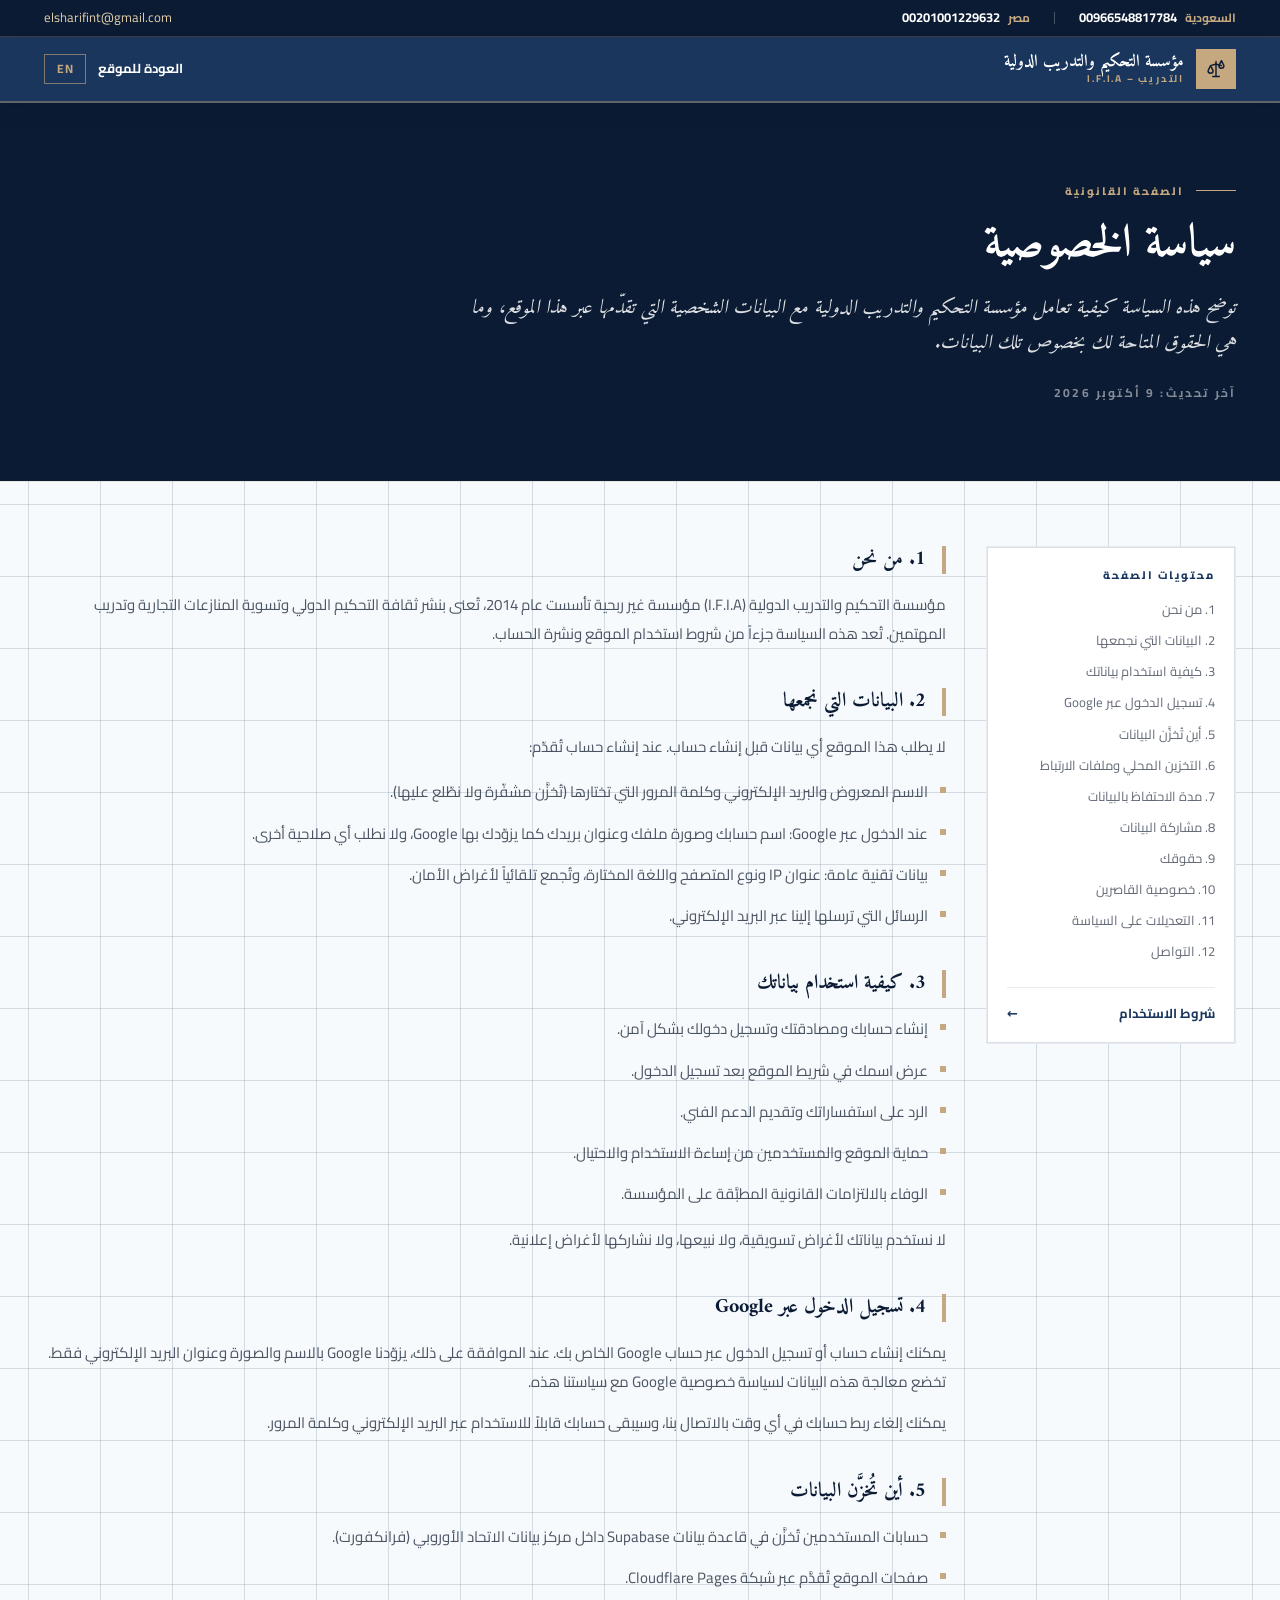
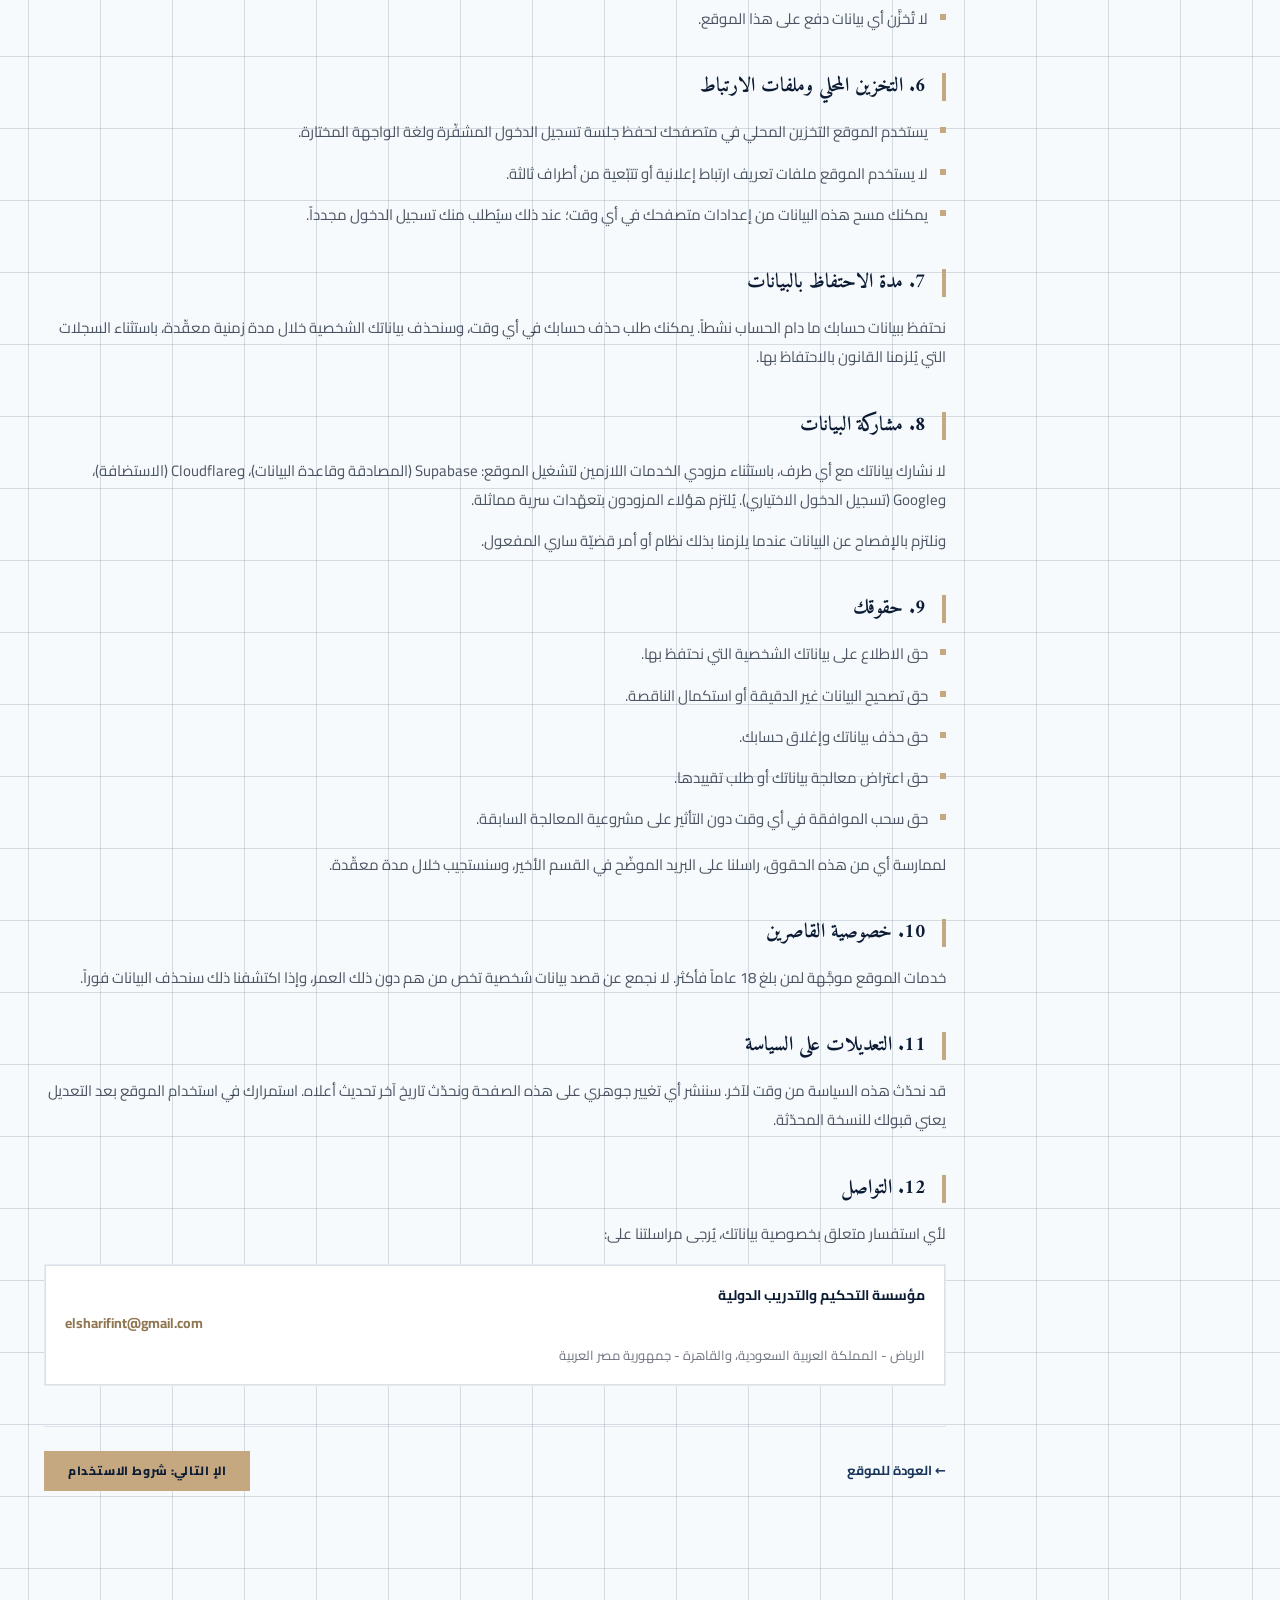
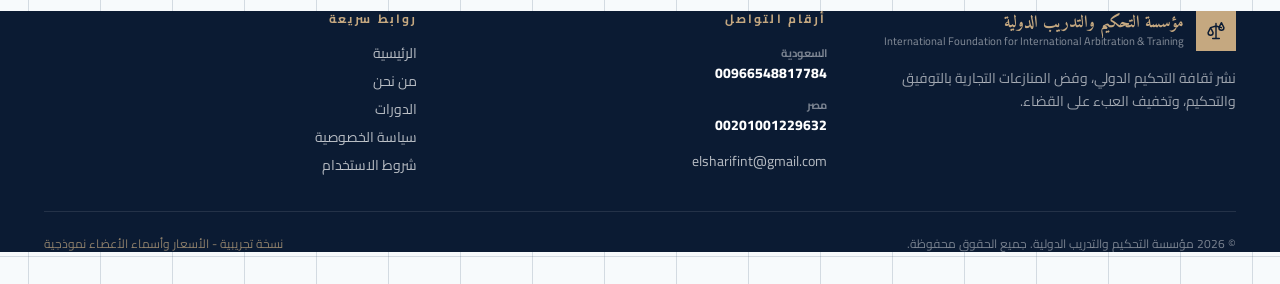
<file: privacy.html>
<!DOCTYPE html>
<html lang="ar" dir="rtl">
<head>
<meta charset="UTF-8">
<meta name="viewport" content="width=device-width, initial-scale=1.0">

<title data-ar="سياسة الخصوصية | مؤسسة التحكيم والتدريب الدولية" data-en="Privacy Policy | I.F.I.A">سياسة الخصوصية | مؤسسة التحكيم والتدريب الدولية</title>
<meta name="description"
      content="سياسة الخصوصية لمؤسسة التحكيم والتدريب الدولية (I.F.I.A): البيانات التي نجمعها عند إنشاء الحساب، وكيفية استخدامها، وحقوقك في الوصول إلى بياناتك وحذفها."
      data-ar="سياسة الخصوصية لمؤسسة التحكيم والتدريب الدولية (I.F.I.A): البيانات التي نجمعها عند إنشاء الحساب، وكيفية استخدامها، وحقوقك في الوصول إلى بياناتك وحذفها."
      data-en="Privacy Policy of the International Foundation for International Arbitration and Training (I.F.I.A): the data we collect when you create an account, how we use it, and your rights to access and delete it.">
<meta name="robots" content="index, follow, max-image-preview:large, max-snippet:-1, max-video-preview:-1">
<link rel="canonical" href="https://ifiia-landing-new.pages.dev/privacy.html">
<link rel="alternate" hreflang="ar" href="https://ifiia-landing-new.pages.dev/privacy.html">
<link rel="alternate" hreflang="en" href="https://ifiia-landing-new.pages.dev/privacy.html?lang=en">
<link rel="alternate" hreflang="x-default" href="https://ifiia-landing-new.pages.dev/privacy.html">
<link rel="icon" href="/favicon.svg" type="image/svg+xml">
<link rel="apple-touch-icon" href="/og-image.png">
<link rel="manifest" href="/site.webmanifest">
<link rel="preload" href="/fonts/amiri-700-normal-arabic.woff2" as="font" type="font/woff2" crossorigin fetchpriority="high">
<!-- CSS:BEGIN generated by tools/inline_css.py, do not edit -->
<style>*,:after,:before{--tw-border-spacing-x:0;--tw-border-spacing-y:0;--tw-translate-x:0;--tw-translate-y:0;--tw-rotate:0;--tw-skew-x:0;--tw-skew-y:0;--tw-scale-x:1;--tw-scale-y:1;--tw-pan-x: ;--tw-pan-y: ;--tw-pinch-zoom: ;--tw-scroll-snap-strictness:proximity;--tw-gradient-from-position: ;--tw-gradient-via-position: ;--tw-gradient-to-position: ;--tw-ordinal: ;--tw-slashed-zero: ;--tw-numeric-figure: ;--tw-numeric-spacing: ;--tw-numeric-fraction: ;--tw-ring-inset: ;--tw-ring-offset-width:0px;--tw-ring-offset-color:#fff;--tw-ring-color:rgba(59,130,246,.5);--tw-ring-offset-shadow:0 0 #0000;--tw-ring-shadow:0 0 #0000;--tw-shadow:0 0 #0000;--tw-shadow-colored:0 0 #0000;--tw-blur: ;--tw-brightness: ;--tw-contrast: ;--tw-grayscale: ;--tw-hue-rotate: ;--tw-invert: ;--tw-saturate: ;--tw-sepia: ;--tw-drop-shadow: ;--tw-backdrop-blur: ;--tw-backdrop-brightness: ;--tw-backdrop-contrast: ;--tw-backdrop-grayscale: ;--tw-backdrop-hue-rotate: ;--tw-backdrop-invert: ;--tw-backdrop-opacity: ;--tw-backdrop-saturate: ;--tw-backdrop-sepia: ;--tw-contain-size: ;--tw-contain-layout: ;--tw-contain-paint: ;--tw-contain-style: }::backdrop{--tw-border-spacing-x:0;--tw-border-spacing-y:0;--tw-translate-x:0;--tw-translate-y:0;--tw-rotate:0;--tw-skew-x:0;--tw-skew-y:0;--tw-scale-x:1;--tw-scale-y:1;--tw-pan-x: ;--tw-pan-y: ;--tw-pinch-zoom: ;--tw-scroll-snap-strictness:proximity;--tw-gradient-from-position: ;--tw-gradient-via-position: ;--tw-gradient-to-position: ;--tw-ordinal: ;--tw-slashed-zero: ;--tw-numeric-figure: ;--tw-numeric-spacing: ;--tw-numeric-fraction: ;--tw-ring-inset: ;--tw-ring-offset-width:0px;--tw-ring-offset-color:#fff;--tw-ring-color:rgba(59,130,246,.5);--tw-ring-offset-shadow:0 0 #0000;--tw-ring-shadow:0 0 #0000;--tw-shadow:0 0 #0000;--tw-shadow-colored:0 0 #0000;--tw-blur: ;--tw-brightness: ;--tw-contrast: ;--tw-grayscale: ;--tw-hue-rotate: ;--tw-invert: ;--tw-saturate: ;--tw-sepia: ;--tw-drop-shadow: ;--tw-backdrop-blur: ;--tw-backdrop-brightness: ;--tw-backdrop-contrast: ;--tw-backdrop-grayscale: ;--tw-backdrop-hue-rotate: ;--tw-backdrop-invert: ;--tw-backdrop-opacity: ;--tw-backdrop-saturate: ;--tw-backdrop-sepia: ;--tw-contain-size: ;--tw-contain-layout: ;--tw-contain-paint: ;--tw-contain-style: }/*! tailwindcss v3.4.17 | MIT License | https://tailwindcss.com*/*,:after,:before{border:0 solid #e5e7eb;box-sizing:border-box}:after,:before{--tw-content:""}:host,html{line-height:1.5;-webkit-text-size-adjust:100%;font-family:ui-sans-serif,system-ui,sans-serif,Apple Color Emoji,Segoe UI Emoji,Segoe UI Symbol,Noto Color Emoji;font-feature-settings:normal;font-variation-settings:normal;-moz-tab-size:4;-o-tab-size:4;tab-size:4;-webkit-tap-highlight-color:transparent}body{line-height:inherit;margin:0}hr{border-top-width:1px;color:inherit;height:0}abbr:where([title]){-webkit-text-decoration:underline dotted;text-decoration:underline dotted}h1,h2,h3,h4,h5,h6{font-size:inherit;font-weight:inherit}a{color:inherit;text-decoration:inherit}b,strong{font-weight:bolder}code,kbd,pre,samp{font-family:ui-monospace,SFMono-Regular,Menlo,Monaco,Consolas,Liberation Mono,Courier New,monospace;font-feature-settings:normal;font-size:1em;font-variation-settings:normal}small{font-size:80%}sub,sup{font-size:75%;line-height:0;position:relative;vertical-align:baseline}sub{bottom:-.25em}sup{top:-.5em}table{border-collapse:collapse;border-color:inherit;text-indent:0}button,input,optgroup,select,textarea{color:inherit;font-family:inherit;font-feature-settings:inherit;font-size:100%;font-variation-settings:inherit;font-weight:inherit;letter-spacing:inherit;line-height:inherit;margin:0;padding:0}button,select{text-transform:none}button,input:where([type=button]),input:where([type=reset]),input:where([type=submit]){-webkit-appearance:button;background-color:transparent;background-image:none}:-moz-focusring{outline:auto}:-moz-ui-invalid{box-shadow:none}progress{vertical-align:baseline}::-webkit-inner-spin-button,::-webkit-outer-spin-button{height:auto}[type=search]{-webkit-appearance:textfield;outline-offset:-2px}::-webkit-search-decoration{-webkit-appearance:none}::-webkit-file-upload-button{-webkit-appearance:button;font:inherit}summary{display:list-item}blockquote,dd,dl,figure,h1,h2,h3,h4,h5,h6,hr,p,pre{margin:0}fieldset{margin:0}fieldset,legend{padding:0}menu,ol,ul{list-style:none;margin:0;padding:0}dialog{padding:0}textarea{resize:vertical}input::-moz-placeholder,textarea::-moz-placeholder{color:#9ca3af;opacity:1}input::placeholder,textarea::placeholder{color:#9ca3af;opacity:1}[role=button],button{cursor:pointer}:disabled{cursor:default}audio,canvas,embed,iframe,img,object,svg,video{display:block;vertical-align:middle}img,video{height:auto;max-width:100%}[hidden]:where(:not([hidden=until-found])){display:none}.pointer-events-none{pointer-events:none}.visible{visibility:visible}.static{position:static}.fixed{position:fixed}.absolute{position:absolute}.relative{position:relative}.sticky{position:sticky}.bottom-0{bottom:0}.bottom-6{bottom:1.5rem}.end-2{inset-inline-end:.5rem}.left-1\/2{left:50%}.start-0{inset-inline-start:0}.top-0{top:0}.top-1\/2{top:50%}.z-50{z-index:50}.z-\[60\]{z-index:60}.mx-auto{margin-left:auto;margin-right:auto}.my-5{margin-bottom:1.25rem;margin-top:1.25rem}.mb-1\.5{margin-bottom:.375rem}.mb-2{margin-bottom:.5rem}.mt-1{margin-top:.25rem}.mt-1\.5{margin-top:.375rem}.mt-10{margin-top:2.5rem}.mt-12{margin-top:3rem}.mt-16{margin-top:4rem}.mt-2{margin-top:.5rem}.mt-2\.5{margin-top:.625rem}.mt-3{margin-top:.75rem}.mt-4{margin-top:1rem}.mt-5{margin-top:1.25rem}.mt-6{margin-top:1.5rem}.mt-7{margin-top:1.75rem}.mt-8{margin-top:2rem}.mt-auto{margin-top:auto}.mt-px{margin-top:1px}.block{display:block}.inline-block{display:inline-block}.inline{display:inline}.flex{display:flex}.grid{display:grid}.hidden{display:none}.h-1\.5{height:.375rem}.h-10{height:2.5rem}.h-11{height:2.75rem}.h-14{height:3.5rem}.h-16{height:4rem}.h-3{height:.75rem}.h-3\.5{height:.875rem}.h-4{height:1rem}.h-5{height:1.25rem}.h-6{height:1.5rem}.h-8{height:2rem}.h-px{height:1px}.w-1\.5{width:.375rem}.w-10{width:2.5rem}.w-11{width:2.75rem}.w-14{width:3.5rem}.w-16{width:4rem}.w-3\.5{width:.875rem}.w-4{width:1rem}.w-5{width:1.25rem}.w-6{width:1.5rem}.w-8{width:2rem}.w-\[92vw\]{width:92vw}.w-full{width:100%}.w-px{width:1px}.min-w-0{min-width:0}.max-w-2xl{max-width:42rem}.max-w-3xl{max-width:48rem}.max-w-\[1240px\]{max-width:1240px}.max-w-\[92px\]{max-width:92px}.max-w-md{max-width:28rem}.max-w-sm{max-width:24rem}.flex-1{flex:1 1 0%}.shrink-0{flex-shrink:0}.-translate-x-1\/2{--tw-translate-x:-50%}.-translate-x-1\/2,.-translate-y-1\/2{transform:translate(var(--tw-translate-x),var(--tw-translate-y)) rotate(var(--tw-rotate)) skewX(var(--tw-skew-x)) skewY(var(--tw-skew-y)) scaleX(var(--tw-scale-x)) scaleY(var(--tw-scale-y))}.-translate-y-1\/2{--tw-translate-y:-50%}.translate-y-4{--tw-translate-y:1rem;transform:translate(var(--tw-translate-x),var(--tw-translate-y)) rotate(var(--tw-rotate)) skewX(var(--tw-skew-x)) skewY(var(--tw-skew-y)) scaleX(var(--tw-scale-x)) scaleY(var(--tw-scale-y))}@keyframes spin{to{transform:rotate(1turn)}}.animate-spin{animation:spin 1s linear infinite}.select-none{-webkit-user-select:none;-moz-user-select:none;user-select:none}.grid-cols-2{grid-template-columns:repeat(2,minmax(0,1fr))}.flex-col{flex-direction:column}.flex-wrap{flex-wrap:wrap}.place-items-center{place-items:center}.items-end{align-items:flex-end}.items-center{align-items:center}.items-baseline{align-items:baseline}.justify-center{justify-content:center}.justify-between{justify-content:space-between}.gap-1{gap:.25rem}.gap-1\.5{gap:.375rem}.gap-10{gap:2.5rem}.gap-12{gap:3rem}.gap-2{gap:.5rem}.gap-3{gap:.75rem}.gap-4{gap:1rem}.gap-5{gap:1.25rem}.gap-6{gap:1.5rem}.gap-7{gap:1.75rem}.gap-8{gap:2rem}.gap-9{gap:2.25rem}.gap-px{gap:1px}.gap-x-4{-moz-column-gap:1rem;column-gap:1rem}.gap-x-6{-moz-column-gap:1.5rem;column-gap:1.5rem}.gap-x-8{-moz-column-gap:2rem;column-gap:2rem}.gap-y-1{row-gap:.25rem}.gap-y-2{row-gap:.5rem}.gap-y-3{row-gap:.75rem}.space-y-1\.5>:not([hidden])~:not([hidden]){--tw-space-y-reverse:0;margin-bottom:calc(.375rem*var(--tw-space-y-reverse));margin-top:calc(.375rem*(1 - var(--tw-space-y-reverse)))}.space-y-10>:not([hidden])~:not([hidden]){--tw-space-y-reverse:0;margin-bottom:calc(2.5rem*var(--tw-space-y-reverse));margin-top:calc(2.5rem*(1 - var(--tw-space-y-reverse)))}.space-y-2>:not([hidden])~:not([hidden]){--tw-space-y-reverse:0;margin-bottom:calc(.5rem*var(--tw-space-y-reverse));margin-top:calc(.5rem*(1 - var(--tw-space-y-reverse)))}.space-y-2\.5>:not([hidden])~:not([hidden]){--tw-space-y-reverse:0;margin-bottom:calc(.625rem*var(--tw-space-y-reverse));margin-top:calc(.625rem*(1 - var(--tw-space-y-reverse)))}.space-y-3>:not([hidden])~:not([hidden]){--tw-space-y-reverse:0;margin-bottom:calc(.75rem*var(--tw-space-y-reverse));margin-top:calc(.75rem*(1 - var(--tw-space-y-reverse)))}.space-y-4>:not([hidden])~:not([hidden]){--tw-space-y-reverse:0;margin-bottom:calc(1rem*var(--tw-space-y-reverse));margin-top:calc(1rem*(1 - var(--tw-space-y-reverse)))}.space-y-5>:not([hidden])~:not([hidden]){--tw-space-y-reverse:0;margin-bottom:calc(1.25rem*var(--tw-space-y-reverse));margin-top:calc(1.25rem*(1 - var(--tw-space-y-reverse)))}.divide-y>:not([hidden])~:not([hidden]){--tw-divide-y-reverse:0;border-bottom-width:calc(1px*var(--tw-divide-y-reverse));border-top-width:calc(1px*(1 - var(--tw-divide-y-reverse)))}.divide-\[var\(--hairline\)\]>:not([hidden])~:not([hidden]){border-color:var(--hairline)}.overflow-hidden,.truncate{overflow:hidden}.truncate{text-overflow:ellipsis}.truncate,.whitespace-nowrap{white-space:nowrap}.border{border-width:1px}.border-2{border-width:2px}.border-y{border-top-width:1px}.border-b,.border-y{border-bottom-width:1px}.border-b-2{border-bottom-width:2px}.border-s-2{border-inline-start-width:2px}.border-s-4{border-inline-start-width:4px}.border-t{border-top-width:1px}.border-dashed{border-style:dashed}.border-\[var\(--hairline\)\]{border-color:var(--hairline)}.border-amber-600\/60{border-color:rgba(217,119,6,.6)}.border-gold{--tw-border-opacity:1;border-color:rgb(197 168 128/var(--tw-border-opacity,1))}.border-gold\/25{border-color:hsla(35,37%,64%,.25)}.border-gold\/40{border-color:hsla(35,37%,64%,.4)}.border-gold\/50{border-color:hsla(35,37%,64%,.5)}.border-gold\/60{border-color:hsla(35,37%,64%,.6)}.border-navy-700{--tw-border-opacity:1;border-color:rgb(26 54 93/var(--tw-border-opacity,1))}.border-navy-700\/20{border-color:rgba(26,54,93,.2)}.border-navy-700\/25{border-color:rgba(26,54,93,.25)}.border-navy-900{--tw-border-opacity:1;border-color:rgb(11 27 51/var(--tw-border-opacity,1))}.border-navy-900\/10{border-color:rgba(11,27,51,.1)}.border-navy\/10{border-color:rgba(26,54,93,.1)}.border-red-300{--tw-border-opacity:1;border-color:rgb(252 165 165/var(--tw-border-opacity,1))}.border-white\/10{border-color:hsla(0,0%,100%,.1)}.border-white\/15{border-color:hsla(0,0%,100%,.15)}.border-white\/20{border-color:hsla(0,0%,100%,.2)}.border-white\/25{border-color:hsla(0,0%,100%,.25)}.bg-\[var\(--hairline\)\]{background-color:var(--hairline)}.bg-amber-50{--tw-bg-opacity:1;background-color:rgb(255 251 235/var(--tw-bg-opacity,1))}.bg-bone{--tw-bg-opacity:1;background-color:rgb(237 233 225/var(--tw-bg-opacity,1))}.bg-cloud{--tw-bg-opacity:1;background-color:rgb(247 250 252/var(--tw-bg-opacity,1))}.bg-gold{--tw-bg-opacity:1;background-color:rgb(197 168 128/var(--tw-bg-opacity,1))}.bg-gold-tint{--tw-bg-opacity:1;background-color:rgb(243 235 221/var(--tw-bg-opacity,1))}.bg-gold\/15{background-color:hsla(35,37%,64%,.15)}.bg-navy-700{--tw-bg-opacity:1;background-color:rgb(26 54 93/var(--tw-bg-opacity,1))}.bg-navy-900{--tw-bg-opacity:1;background-color:rgb(11 27 51/var(--tw-bg-opacity,1))}.bg-red-50{--tw-bg-opacity:1;background-color:rgb(254 242 242/var(--tw-bg-opacity,1))}.bg-transparent{background-color:transparent}.bg-white{--tw-bg-opacity:1;background-color:rgb(255 255 255/var(--tw-bg-opacity,1))}.bg-white\/25{background-color:hsla(0,0%,100%,.25)}.bg-white\/5{background-color:hsla(0,0%,100%,.05)}.p-0{padding:0}.p-5{padding:1.25rem}.p-6{padding:1.5rem}.p-7{padding:1.75rem}.px-2\.5{padding-left:.625rem;padding-right:.625rem}.px-3{padding-left:.75rem;padding-right:.75rem}.px-4{padding-left:1rem;padding-right:1rem}.px-5{padding-left:1.25rem;padding-right:1.25rem}.px-6{padding-left:1.5rem;padding-right:1.5rem}.px-8{padding-left:2rem;padding-right:2rem}.py-1{padding-bottom:.25rem;padding-top:.25rem}.py-1\.5{padding-bottom:.375rem;padding-top:.375rem}.py-12{padding-bottom:3rem;padding-top:3rem}.py-14{padding-bottom:3.5rem;padding-top:3.5rem}.py-2{padding-bottom:.5rem;padding-top:.5rem}.py-2\.5{padding-bottom:.625rem;padding-top:.625rem}.py-20{padding-bottom:5rem;padding-top:5rem}.py-3{padding-bottom:.75rem;padding-top:.75rem}.py-3\.5{padding-bottom:.875rem;padding-top:.875rem}.py-4{padding-bottom:1rem;padding-top:1rem}.py-7{padding-bottom:1.75rem;padding-top:1.75rem}.pb-12{padding-bottom:3rem}.pb-16{padding-bottom:4rem}.pb-4{padding-bottom:1rem}.pb-8{padding-bottom:2rem}.pb-9{padding-bottom:2.25rem}.pe-11{padding-inline-end:2.75rem}.pe-8{padding-inline-end:2rem}.ps-4{padding-inline-start:1rem}.ps-6{padding-inline-start:1.5rem}.pt-1{padding-top:.25rem}.pt-14{padding-top:3.5rem}.pt-16{padding-top:4rem}.pt-2{padding-top:.5rem}.pt-20{padding-top:5rem}.pt-3{padding-top:.75rem}.pt-4{padding-top:1rem}.pt-5{padding-top:1.25rem}.pt-6{padding-top:1.5rem}.text-center{text-align:center}.text-start{text-align:start}.align-middle{vertical-align:middle}.font-body{font-family:Cairo,system-ui,sans-serif}.font-display{font-family:Amiri,Georgia,serif}.text-2xl{font-size:1.5rem;line-height:2rem}.text-3xl{font-size:1.875rem;line-height:2.25rem}.text-4xl{font-size:2.25rem;line-height:2.5rem}.text-6xl{font-size:3.75rem;line-height:1}.text-\[10px\]{font-size:10px}.text-\[11px\]{font-size:11px}.text-\[12px\]{font-size:12px}.text-\[13px\]{font-size:13px}.text-\[13rem\]{font-size:13rem}.text-\[15px\]{font-size:15px}.text-\[17px\]{font-size:17px}.text-display{font-size:clamp(2.75rem,7vw,5rem);letter-spacing:-.015em;line-height:1.04}.text-lead{font-size:clamp(1.05rem,1.6vw,1.25rem);line-height:1.75}.text-lg{font-size:1.125rem;line-height:1.75rem}.text-sm{font-size:.875rem;line-height:1.25rem}.text-title{font-size:clamp(1.85rem,3.6vw,2.9rem);line-height:1.12}.text-xl{font-size:1.25rem;line-height:1.75rem}.text-xs{font-size:.75rem;line-height:1rem}.font-bold{font-weight:700}.font-extrabold{font-weight:800}.font-medium{font-weight:500}.uppercase{text-transform:uppercase}.italic{font-style:italic}.leading-\[1\.95\]{line-height:1.95}.leading-loose{line-height:2}.leading-none{line-height:1}.leading-relaxed{line-height:1.625}.leading-tight{line-height:1.25}.tracking-wider{letter-spacing:.05em}.tracking-wider2{letter-spacing:.18em}.text-amber-900{--tw-text-opacity:1;color:rgb(120 53 15/var(--tw-text-opacity,1))}.text-charcoal{--tw-text-opacity:1;color:rgb(45 55 72/var(--tw-text-opacity,1))}.text-charcoal\/50{color:rgba(45,55,72,.5)}.text-charcoal\/55{color:rgba(45,55,72,.55)}.text-charcoal\/60{color:rgba(45,55,72,.6)}.text-charcoal\/65{color:rgba(45,55,72,.65)}.text-charcoal\/70{color:rgba(45,55,72,.7)}.text-charcoal\/75{color:rgba(45,55,72,.75)}.text-charcoal\/80{color:rgba(45,55,72,.8)}.text-charcoal\/85{color:rgba(45,55,72,.85)}.text-gold{--tw-text-opacity:1;color:rgb(197 168 128/var(--tw-text-opacity,1))}.text-gold-dark{--tw-text-opacity:1;color:rgb(143 117 80/var(--tw-text-opacity,1))}.text-gold-light{--tw-text-opacity:1;color:rgb(224 205 169/var(--tw-text-opacity,1))}.text-gold\/40{color:hsla(35,37%,64%,.4)}.text-gold\/50{color:hsla(35,37%,64%,.5)}.text-gold\/70{color:hsla(35,37%,64%,.7)}.text-navy,.text-navy-700{--tw-text-opacity:1;color:rgb(26 54 93/var(--tw-text-opacity,1))}.text-navy-900{--tw-text-opacity:1;color:rgb(11 27 51/var(--tw-text-opacity,1))}.text-navy\/70{color:rgba(26,54,93,.7)}.text-red-700{--tw-text-opacity:1;color:rgb(185 28 28/var(--tw-text-opacity,1))}.text-white{--tw-text-opacity:1;color:rgb(255 255 255/var(--tw-text-opacity,1))}.text-white\/45{color:hsla(0,0%,100%,.45)}.text-white\/50{color:hsla(0,0%,100%,.5)}.text-white\/55{color:hsla(0,0%,100%,.55)}.text-white\/60{color:hsla(0,0%,100%,.6)}.text-white\/65{color:hsla(0,0%,100%,.65)}.text-white\/70{color:hsla(0,0%,100%,.7)}.text-white\/75{color:hsla(0,0%,100%,.75)}.text-white\/85{color:hsla(0,0%,100%,.85)}.text-white\/90{color:hsla(0,0%,100%,.9)}.underline{text-decoration-line:underline}.decoration-gold{text-decoration-color:#c5a880}.decoration-gold\/50{text-decoration-color:hsla(35,37%,64%,.5)}.underline-offset-2{text-underline-offset:2px}.antialiased{-webkit-font-smoothing:antialiased;-moz-osx-font-smoothing:grayscale}.opacity-0{opacity:0}.opacity-100{opacity:1}.opacity-60{opacity:.6}.shadow-lg{--tw-shadow:0 10px 15px -3px rgba(0,0,0,.1),0 4px 6px -4px rgba(0,0,0,.1);--tw-shadow-colored:0 10px 15px -3px var(--tw-shadow-color),0 4px 6px -4px var(--tw-shadow-color)}.shadow-lg,.shadow-panel{box-shadow:var(--tw-ring-offset-shadow,0 0 #0000),var(--tw-ring-shadow,0 0 #0000),var(--tw-shadow)}.shadow-panel{--tw-shadow:0 24px 60px -30px rgba(11,27,51,.45);--tw-shadow-colored:0 24px 60px -30px var(--tw-shadow-color)}.shadow-navy-900\/30{--tw-shadow-color:rgba(11,27,51,.3);--tw-shadow:var(--tw-shadow-colored)}.filter{filter:var(--tw-blur) var(--tw-brightness) var(--tw-contrast) var(--tw-grayscale) var(--tw-hue-rotate) var(--tw-invert) var(--tw-saturate) var(--tw-sepia) var(--tw-drop-shadow)}.transition{transition-duration:.15s;transition-property:color,background-color,border-color,text-decoration-color,fill,stroke,opacity,box-shadow,transform,filter,-webkit-backdrop-filter;transition-property:color,background-color,border-color,text-decoration-color,fill,stroke,opacity,box-shadow,transform,filter,backdrop-filter;transition-property:color,background-color,border-color,text-decoration-color,fill,stroke,opacity,box-shadow,transform,filter,backdrop-filter,-webkit-backdrop-filter;transition-timing-function:cubic-bezier(.4,0,.2,1)}.transition-all{transition-duration:.15s;transition-property:all;transition-timing-function:cubic-bezier(.4,0,.2,1)}.duration-300{transition-duration:.3s}:root{--hairline:rgba(26,54,93,.16)}html{overflow-x:clip;scroll-behavior:smooth}html[lang=en] body{font-family:Inter,system-ui,sans-serif}html[lang=en] .font-display{font-family:Playfair Display,Georgia,serif}body{background-image:linear-gradient(var(--hairline) 1px,transparent 1px),linear-gradient(90deg,var(--hairline) 1px,transparent 1px);background-position:top;background-size:72px 72px}footer,header,section{background-clip:content-box}.hero-flat{background-color:#0b1b33;background-image:url("data:image/svg+xml;charset=utf-8,%3Csvg xmlns='http://www.w3.org/2000/svg' width='140' height='140'%3E%3Cg fill='none' stroke='%23C5A880' stroke-opacity='.09'%3E%3Cpath d='M0 70h140M70 0v140'/%3E%3Cpath stroke-opacity='.06' d='M20 20h20v20H20zm80 80h20v20h-20z'/%3E%3C/g%3E%3C/svg%3E")}.hero-ghost{-webkit-text-stroke:1px hsla(35,37%,64%,.28);color:transparent;letter-spacing:.04em}.ticker-mask{overflow:hidden}.ticker-track{animation:ticker 32s linear infinite;display:flex;width:-moz-max-content;width:max-content}@keyframes ticker{0%{transform:translateX(0)}to{transform:translateX(-50%)}}.ticker-track:hover{animation-play-state:paused}.u-link{position:relative}.u-link:after{background:#c5a880;bottom:-5px;content:"";height:1.5px;inset-inline-start:0;position:absolute;transition:width .25s ease;width:0}.u-link.active:after,.u-link:hover:after{width:100%}.btn-gold{background:#c5a880;color:#0b1b33;transition:background .2s ease,color .2s ease}.btn-gold:hover{background:#0b1b33;box-shadow:inset 0 0 0 1px #c5a880;color:#c5a880}.btn-ghost{box-shadow:inset 0 0 0 1px hsla(35,37%,64%,.55);color:#e0cda9;transition:all .2s ease}.btn-ghost:hover{background:#c5a880;box-shadow:inset 0 0 0 1px #c5a880;color:#0b1b33}.panel{background:#fff;box-shadow:inset 0 0 0 1px var(--hairline);transition:box-shadow .25s ease,transform .25s ease}.panel:hover{box-shadow:inset 0 0 0 1px #c5a880;transform:translateY(-4px)}.reveal{opacity:0;transform:translateY(26px);transition:opacity .65s ease,transform .65s ease}.reveal.on{opacity:1;transform:none}dialog::backdrop{background:rgba(11,27,51,.72)}dialog[open]{animation:dlg-in .18s ease-out}@keyframes dlg-in{0%{opacity:0;transform:translateY(12px) scale(.985)}to{opacity:1;transform:none}}@media (prefers-reduced-motion:reduce){dialog[open]{animation:none}}.bidi{unicode-bidi:isolate}.badge-mock{background:#fef3c7;border:1px dashed #b45309;color:#92400e;display:inline-block;font-size:9.5px;font-weight:800;letter-spacing:.14em;line-height:1.4;padding:2px 7px;text-transform:uppercase;vertical-align:middle;white-space:nowrap}html[lang=en] .badge-mock{font-family:Inter,system-ui,sans-serif}.mock-num{position:relative}.mock-num .badge-mock{margin-inline-start:.45em}a:focus-visible,button:focus-visible,input:focus,select:focus,textarea:focus{outline:2px solid #c5a880;outline-offset:2px}::-moz-selection{background:#c5a880;color:#0b1b33}::selection{background:#c5a880;color:#0b1b33}::-webkit-scrollbar{height:10px;width:10px}::-webkit-scrollbar-track{background:#ede9e1}::-webkit-scrollbar-thumb{background:#1a365d}@media (prefers-reduced-motion:reduce){html{scroll-behavior:auto}.ticker-track{animation:none}.reveal{opacity:1;transform:none;transition:none}*{animation-duration:.01ms!important;transition-duration:.01ms!important}}@font-face{font-display:swap;font-family:Amiri;font-style:normal;font-weight:400;src:url(/fonts/amiri-400-normal-arabic.woff2) format("woff2");unicode-range:u+06??,u+0750-077f,u+0870-0891,u+0897-08e1,u+08e3-08ff,u+200c-200e,u+2010-2011,u+204f,u+2e41,u+fb50-fdff,u+fe70-fe74,u+fe76-fefc,u+102e0-102fb,u+10e60-10e7e,u+10ec2-10ec7,u+10ec9-10eee,u+10ef?,u+1ee00-1ee03,u+1ee05-1ee1f,u+1ee21-1ee22,u+1ee24,u+1ee27,u+1ee29-1ee32,u+1ee34-1ee37,u+1ee39,u+1ee3b,u+1ee42,u+1ee47,u+1ee49,u+1ee4b,u+1ee4d-1ee4f,u+1ee51-1ee52,u+1ee54,u+1ee57,u+1ee59,u+1ee5b,u+1ee5d,u+1ee5f,u+1ee61-1ee62,u+1ee64,u+1ee67-1ee6a,u+1ee6c-1ee72,u+1ee74-1ee77,u+1ee79-1ee7c,u+1ee7e,u+1ee80-1ee89,u+1ee8b-1ee9b,u+1eea1-1eea3,u+1eea5-1eea9,u+1eeab-1eebb,u+1eef0-1eef1}@font-face{font-display:swap;font-family:Amiri;font-style:normal;font-weight:400;src:url(/fonts/amiri-400-normal-latin.woff2) format("woff2");unicode-range:u+00??,u+0131,u+0152-0153,u+02bb-02bc,u+02c6,u+02da,u+02dc,u+0304,u+0308,u+0329,u+2000-206f,u+20ac,u+2122,u+2191,u+2193,u+2212,u+2215,u+feff,u+fffd}@font-face{font-display:swap;font-family:Amiri;font-style:normal;font-weight:700;src:url(/fonts/amiri-700-normal-arabic.woff2) format("woff2");unicode-range:u+06??,u+0750-077f,u+0870-0891,u+0897-08e1,u+08e3-08ff,u+200c-200e,u+2010-2011,u+204f,u+2e41,u+fb50-fdff,u+fe70-fe74,u+fe76-fefc,u+102e0-102fb,u+10e60-10e7e,u+10ec2-10ec7,u+10ec9-10eee,u+10ef?,u+1ee00-1ee03,u+1ee05-1ee1f,u+1ee21-1ee22,u+1ee24,u+1ee27,u+1ee29-1ee32,u+1ee34-1ee37,u+1ee39,u+1ee3b,u+1ee42,u+1ee47,u+1ee49,u+1ee4b,u+1ee4d-1ee4f,u+1ee51-1ee52,u+1ee54,u+1ee57,u+1ee59,u+1ee5b,u+1ee5d,u+1ee5f,u+1ee61-1ee62,u+1ee64,u+1ee67-1ee6a,u+1ee6c-1ee72,u+1ee74-1ee77,u+1ee79-1ee7c,u+1ee7e,u+1ee80-1ee89,u+1ee8b-1ee9b,u+1eea1-1eea3,u+1eea5-1eea9,u+1eeab-1eebb,u+1eef0-1eef1}@font-face{font-display:swap;font-family:Amiri;font-style:normal;font-weight:700;src:url(/fonts/amiri-700-normal-latin.woff2) format("woff2");unicode-range:u+00??,u+0131,u+0152-0153,u+02bb-02bc,u+02c6,u+02da,u+02dc,u+0304,u+0308,u+0329,u+2000-206f,u+20ac,u+2122,u+2191,u+2193,u+2212,u+2215,u+feff,u+fffd}@font-face{font-display:swap;font-family:Cairo;font-style:normal;font-weight:400;src:url(/fonts/cairo-400-normal-arabic.woff2) format("woff2");unicode-range:u+06??,u+0750-077f,u+0870-0891,u+0897-08e1,u+08e3-08ff,u+200c-200e,u+2010-2011,u+204f,u+2e41,u+fb50-fdff,u+fe70-fe74,u+fe76-fefc,u+102e0-102fb,u+10e60-10e7e,u+10ec2-10ec7,u+10ec9-10eee,u+10ef?,u+1ee00-1ee03,u+1ee05-1ee1f,u+1ee21-1ee22,u+1ee24,u+1ee27,u+1ee29-1ee32,u+1ee34-1ee37,u+1ee39,u+1ee3b,u+1ee42,u+1ee47,u+1ee49,u+1ee4b,u+1ee4d-1ee4f,u+1ee51-1ee52,u+1ee54,u+1ee57,u+1ee59,u+1ee5b,u+1ee5d,u+1ee5f,u+1ee61-1ee62,u+1ee64,u+1ee67-1ee6a,u+1ee6c-1ee72,u+1ee74-1ee77,u+1ee79-1ee7c,u+1ee7e,u+1ee80-1ee89,u+1ee8b-1ee9b,u+1eea1-1eea3,u+1eea5-1eea9,u+1eeab-1eebb,u+1eef0-1eef1}@font-face{font-display:swap;font-family:Cairo;font-style:normal;font-weight:400;src:url(/fonts/cairo-400-normal-latin.woff2) format("woff2");unicode-range:u+00??,u+0131,u+0152-0153,u+02bb-02bc,u+02c6,u+02da,u+02dc,u+0304,u+0308,u+0329,u+2000-206f,u+20ac,u+2122,u+2191,u+2193,u+2212,u+2215,u+feff,u+fffd}@font-face{font-display:swap;font-family:Cairo;font-style:normal;font-weight:700;src:url(/fonts/cairo-700-normal-arabic.woff2) format("woff2");unicode-range:u+06??,u+0750-077f,u+0870-0891,u+0897-08e1,u+08e3-08ff,u+200c-200e,u+2010-2011,u+204f,u+2e41,u+fb50-fdff,u+fe70-fe74,u+fe76-fefc,u+102e0-102fb,u+10e60-10e7e,u+10ec2-10ec7,u+10ec9-10eee,u+10ef?,u+1ee00-1ee03,u+1ee05-1ee1f,u+1ee21-1ee22,u+1ee24,u+1ee27,u+1ee29-1ee32,u+1ee34-1ee37,u+1ee39,u+1ee3b,u+1ee42,u+1ee47,u+1ee49,u+1ee4b,u+1ee4d-1ee4f,u+1ee51-1ee52,u+1ee54,u+1ee57,u+1ee59,u+1ee5b,u+1ee5d,u+1ee5f,u+1ee61-1ee62,u+1ee64,u+1ee67-1ee6a,u+1ee6c-1ee72,u+1ee74-1ee77,u+1ee79-1ee7c,u+1ee7e,u+1ee80-1ee89,u+1ee8b-1ee9b,u+1eea1-1eea3,u+1eea5-1eea9,u+1eeab-1eebb,u+1eef0-1eef1}@font-face{font-display:swap;font-family:Cairo;font-style:normal;font-weight:700;src:url(/fonts/cairo-700-normal-latin.woff2) format("woff2");unicode-range:u+00??,u+0131,u+0152-0153,u+02bb-02bc,u+02c6,u+02da,u+02dc,u+0304,u+0308,u+0329,u+2000-206f,u+20ac,u+2122,u+2191,u+2193,u+2212,u+2215,u+feff,u+fffd}@font-face{font-display:swap;font-family:Cairo;font-style:normal;font-weight:800;src:url(/fonts/cairo-800-normal-arabic.woff2) format("woff2");unicode-range:u+06??,u+0750-077f,u+0870-0891,u+0897-08e1,u+08e3-08ff,u+200c-200e,u+2010-2011,u+204f,u+2e41,u+fb50-fdff,u+fe70-fe74,u+fe76-fefc,u+102e0-102fb,u+10e60-10e7e,u+10ec2-10ec7,u+10ec9-10eee,u+10ef?,u+1ee00-1ee03,u+1ee05-1ee1f,u+1ee21-1ee22,u+1ee24,u+1ee27,u+1ee29-1ee32,u+1ee34-1ee37,u+1ee39,u+1ee3b,u+1ee42,u+1ee47,u+1ee49,u+1ee4b,u+1ee4d-1ee4f,u+1ee51-1ee52,u+1ee54,u+1ee57,u+1ee59,u+1ee5b,u+1ee5d,u+1ee5f,u+1ee61-1ee62,u+1ee64,u+1ee67-1ee6a,u+1ee6c-1ee72,u+1ee74-1ee77,u+1ee79-1ee7c,u+1ee7e,u+1ee80-1ee89,u+1ee8b-1ee9b,u+1eea1-1eea3,u+1eea5-1eea9,u+1eeab-1eebb,u+1eef0-1eef1}@font-face{font-display:swap;font-family:Cairo;font-style:normal;font-weight:800;src:url(/fonts/cairo-800-normal-latin.woff2) format("woff2");unicode-range:u+00??,u+0131,u+0152-0153,u+02bb-02bc,u+02c6,u+02da,u+02dc,u+0304,u+0308,u+0329,u+2000-206f,u+20ac,u+2122,u+2191,u+2193,u+2212,u+2215,u+feff,u+fffd}@font-face{font-display:swap;font-family:Inter;font-style:normal;font-weight:400;src:url(/fonts/inter-400-normal-latin.woff2) format("woff2");unicode-range:u+00??,u+0131,u+0152-0153,u+02bb-02bc,u+02c6,u+02da,u+02dc,u+0304,u+0308,u+0329,u+2000-206f,u+20ac,u+2122,u+2191,u+2193,u+2212,u+2215,u+feff,u+fffd}@font-face{font-display:swap;font-family:Inter;font-style:normal;font-weight:500;src:url(/fonts/inter-500-normal-latin.woff2) format("woff2");unicode-range:u+00??,u+0131,u+0152-0153,u+02bb-02bc,u+02c6,u+02da,u+02dc,u+0304,u+0308,u+0329,u+2000-206f,u+20ac,u+2122,u+2191,u+2193,u+2212,u+2215,u+feff,u+fffd}@font-face{font-display:swap;font-family:Inter;font-style:normal;font-weight:600;src:url(/fonts/inter-600-normal-latin.woff2) format("woff2");unicode-range:u+00??,u+0131,u+0152-0153,u+02bb-02bc,u+02c6,u+02da,u+02dc,u+0304,u+0308,u+0329,u+2000-206f,u+20ac,u+2122,u+2191,u+2193,u+2212,u+2215,u+feff,u+fffd}@font-face{font-display:swap;font-family:Inter;font-style:normal;font-weight:700;src:url(/fonts/inter-700-normal-latin.woff2) format("woff2");unicode-range:u+00??,u+0131,u+0152-0153,u+02bb-02bc,u+02c6,u+02da,u+02dc,u+0304,u+0308,u+0329,u+2000-206f,u+20ac,u+2122,u+2191,u+2193,u+2212,u+2215,u+feff,u+fffd}@font-face{font-display:swap;font-family:Playfair Display;font-style:italic;font-weight:600;src:url(/fonts/playfairdisplay-600-italic-latin.woff2) format("woff2");unicode-range:u+00??,u+0131,u+0152-0153,u+02bb-02bc,u+02c6,u+02da,u+02dc,u+0304,u+0308,u+0329,u+2000-206f,u+20ac,u+2122,u+2191,u+2193,u+2212,u+2215,u+feff,u+fffd}@font-face{font-display:swap;font-family:Playfair Display;font-style:normal;font-weight:600;src:url(/fonts/playfairdisplay-600-normal-latin.woff2) format("woff2");unicode-range:u+00??,u+0131,u+0152-0153,u+02bb-02bc,u+02c6,u+02da,u+02dc,u+0304,u+0308,u+0329,u+2000-206f,u+20ac,u+2122,u+2191,u+2193,u+2212,u+2215,u+feff,u+fffd}@font-face{font-display:swap;font-family:Playfair Display;font-style:normal;font-weight:700;src:url(/fonts/playfairdisplay-700-normal-latin.woff2) format("woff2");unicode-range:u+00??,u+0131,u+0152-0153,u+02bb-02bc,u+02c6,u+02da,u+02dc,u+0304,u+0308,u+0329,u+2000-206f,u+20ac,u+2122,u+2191,u+2193,u+2212,u+2215,u+feff,u+fffd}.hover\:border-gold:hover{--tw-border-opacity:1;border-color:rgb(197 168 128/var(--tw-border-opacity,1))}.hover\:border-navy-700:hover{--tw-border-opacity:1;border-color:rgb(26 54 93/var(--tw-border-opacity,1))}.hover\:bg-cloud:hover{--tw-bg-opacity:1;background-color:rgb(247 250 252/var(--tw-bg-opacity,1))}.hover\:bg-gold:hover{--tw-bg-opacity:1;background-color:rgb(197 168 128/var(--tw-bg-opacity,1))}.hover\:bg-gold\/15:hover{background-color:hsla(35,37%,64%,.15)}.hover\:bg-navy-900:hover{--tw-bg-opacity:1;background-color:rgb(11 27 51/var(--tw-bg-opacity,1))}.hover\:text-gold:hover{--tw-text-opacity:1;color:rgb(197 168 128/var(--tw-text-opacity,1))}.hover\:text-gold-dark:hover{--tw-text-opacity:1;color:rgb(143 117 80/var(--tw-text-opacity,1))}.hover\:text-navy:hover{--tw-text-opacity:1;color:rgb(26 54 93/var(--tw-text-opacity,1))}.hover\:text-navy-900:hover{--tw-text-opacity:1;color:rgb(11 27 51/var(--tw-text-opacity,1))}.focus\:border-gold:focus{--tw-border-opacity:1;border-color:rgb(197 168 128/var(--tw-border-opacity,1))}.group:hover .group-hover\:bg-gold{--tw-bg-opacity:1;background-color:rgb(197 168 128/var(--tw-bg-opacity,1))}.group:hover .group-hover\:text-gold{--tw-text-opacity:1;color:rgb(197 168 128/var(--tw-text-opacity,1))}.group:hover .group-hover\:text-navy-900{--tw-text-opacity:1;color:rgb(11 27 51/var(--tw-text-opacity,1))}.group:hover .group-hover\:text-white{--tw-text-opacity:1;color:rgb(255 255 255/var(--tw-text-opacity,1))}.group:hover .group-hover\:text-white\/60{color:hsla(0,0%,100%,.6)}@media (min-width:640px){.sm\:col-span-1{grid-column:span 1/span 1}.sm\:col-span-2{grid-column:span 2/span 2}.sm\:block{display:block}.sm\:flex{display:flex}.sm\:inline-flex{display:inline-flex}.sm\:hidden{display:none}.sm\:grid-cols-2{grid-template-columns:repeat(2,minmax(0,1fr))}.sm\:flex-row{flex-direction:row}.sm\:gap-6{gap:1.5rem}.sm\:p-8{padding:2rem}.sm\:p-9{padding:2.25rem}.sm\:px-6{padding-left:1.5rem;padding-right:1.5rem}.sm\:py-16{padding-bottom:4rem;padding-top:4rem}.sm\:py-20{padding-bottom:5rem;padding-top:5rem}.sm\:py-24{padding-bottom:6rem;padding-top:6rem}.sm\:pt-28{padding-top:7rem}.sm\:text-\[13px\]{font-size:13px}}@media (min-width:768px){.md\:inline-block{display:inline-block}.md\:grid-cols-3{grid-template-columns:repeat(3,minmax(0,1fr))}.md\:grid-cols-4{grid-template-columns:repeat(4,minmax(0,1fr))}}@media (min-width:1024px){.lg\:sticky{position:sticky}.lg\:top-24{top:6rem}.lg\:col-span-4{grid-column:span 4/span 4}.lg\:col-span-5{grid-column:span 5/span 5}.lg\:col-span-7{grid-column:span 7/span 7}.lg\:col-span-8{grid-column:span 8/span 8}.lg\:block{display:block}.lg\:inline{display:inline}.lg\:flex{display:flex}.lg\:hidden{display:none}.lg\:grid-cols-12{grid-template-columns:repeat(12,minmax(0,1fr))}.lg\:grid-cols-4{grid-template-columns:repeat(4,minmax(0,1fr))}.lg\:grid-cols-\[250px_minmax\(0\2c 1fr\)\]{grid-template-columns:250px minmax(0,1fr)}.lg\:self-start{align-self:flex-start}.lg\:pt-32{padding-top:8rem}}</style>
<!-- CSS:END -->
</head>
<body class="bg-cloud text-charcoal font-body antialiased">

<div class="border-b border-gold/25 bg-navy-900 text-[12px] font-medium text-white/90 sm:text-[13px]">
  <div class="mx-auto flex max-w-[1240px] flex-wrap items-center justify-between gap-x-4 gap-y-1 px-4 py-2 sm:px-6">
    <div class="flex items-center gap-3 sm:gap-6">
      <span class="flex items-center gap-2">
        <span class="text-gold text-xs font-bold" data-ar="السعودية" data-en="KSA">السعودية</span>
        <a href="tel:+966548817784" dir="ltr" class="bidi font-bold text-white hover:text-gold transition">00966548817784</a>
      </span>
      <span class="hidden h-3 w-px bg-white/25 sm:block"></span>
      <span class="hidden items-center gap-2 sm:flex">
        <span class="text-gold text-xs font-bold" data-ar="مصر" data-en="EGYPT">مصر</span>
        <a href="tel:+201001229632" dir="ltr" class="bidi font-bold text-white hover:text-gold transition">00201001229632</a>
      </span>
    </div>
    <div class="flex items-center gap-4">
      <a href="mailto:elsharifint@gmail.com" dir="ltr" class="bidi text-gold-light hover:text-gold transition">elsharifint@gmail.com</a>
    </div>
  </div>
</div>

<nav class="sticky top-0 z-50 border-b-2 border-gold/40 bg-navy-700 shadow-lg shadow-navy-900/30">
  <div class="mx-auto flex max-w-[1240px] items-center justify-between gap-4 px-4 py-3 sm:px-6">
    <a href="/" class="flex items-center gap-3">
      <span class="grid h-10 w-10 shrink-0 place-items-center bg-gold text-navy-900">
        <svg viewBox="0 0 24 24" class="h-5 w-5" fill="none" stroke="currentColor" stroke-width="1.7" stroke-linecap="round" stroke-linejoin="round">
          <path d="M12 3v18M8 21h8M12 6 5.5 8M12 6l6.5 2M2.5 14l3-6 3 6a3 3 0 0 1-6 0Zm13-6 3-6 3 6a3 3 0 0 1-6 0Z"/>
        </svg>
      </span>
      <span class="leading-tight">
        <span class="block font-display text-[17px] font-bold text-white" data-ar="مؤسسة التحكيم والتدريب الدولية" data-en="I.F.I.A">مؤسسة التحكيم والتدريب الدولية</span>
        <span class="block text-[10px] font-bold tracking-wider2 text-gold uppercase" data-ar="التدريب &#8211; I.F.I.A" data-en="Training Foundation">التدريب &#8211; I.F.I.A</span>
      </span>
    </a>
    <div class="flex items-center gap-3">
      <a href="/" class="hidden text-[13px] font-bold text-white hover:text-gold transition sm:block" data-ar="العودة للموقع" data-en="Back to site">العودة للموقع</a>
      <button id="lang-toggle" class="border border-gold/60 px-3 py-1.5 text-xs font-bold tracking-wider text-gold transition hover:bg-gold hover:text-navy-900" aria-label="Switch language">
        <span id="lang-label">EN</span>
      </button>
    </div>
  </div>
</nav>

<main>
  <section class="border-b border-gold/25 bg-navy-900">
    <div class="mx-auto max-w-[1240px] px-6 py-14 sm:py-20">
      <p class="flex items-center gap-3 text-[11px] font-extrabold tracking-wider2 text-gold uppercase">
        <span class="h-px w-10 bg-gold"></span>
        <span data-ar="الصفحة القانونية" data-en="Legal">الصفحة القانونية</span>
      </p>
      <h1 class="mt-5 font-display text-title font-bold text-white" data-ar="سياسة الخصوصية" data-en="Privacy Policy">سياسة الخصوصية</h1>
      <p class="mt-5 max-w-3xl font-display text-lead italic text-white/85"
         data-ar="توضح هذه السياسة كيفية تعامل مؤسسة التحكيم والتدريب الدولية مع البيانات الشخصية التي تقدّمها عبر هذا الموقع، وما هي الحقوق المتاحة لك بخصوص تلك البيانات."
         data-en="This policy explains how the International Foundation for International Arbitration and Training handles the personal data you provide through this website, and what rights you have over that data.">
        توضح هذه السياسة كيفية تعامل مؤسسة التحكيم والتدريب الدولية مع البيانات الشخصية التي تقدّمها عبر هذا الموقع، وما هي الحقوق المتاحة لك بخصوص تلك البيانات.
      </p>
      <p class="mt-6 text-xs font-bold tracking-wider2 text-white/50 uppercase" data-ar="آخر تحديث: 9 أكتوبر 2026" data-en="Last updated: October 9, 2026">آخر تحديث: 9 أكتوبر 2026</p>
    </div>
  </section>

  <section class="mx-auto max-w-[1240px] px-6 py-12 sm:py-16">
    <div class="grid gap-10 lg:grid-cols-[250px_minmax(0,1fr)]">

      <aside class="lg:sticky lg:top-24 lg:self-start">
        <div class="panel border border-navy/10 bg-white p-5">
          <h2 class="text-[11px] font-extrabold tracking-wider2 text-navy-700 uppercase" data-ar="محتويات الصفحة" data-en="On this page">محتويات الصفحة</h2>
          <ol class="mt-4 space-y-2.5 text-[13px] leading-relaxed text-charcoal/75">
            <li><a href="#s1" class="hover:text-gold transition" data-ar="1. من نحن" data-en="1. Who we are">1. من نحن</a></li>
            <li><a href="#s2" class="hover:text-gold transition" data-ar="2. البيانات التي نجمعها" data-en="2. Data we collect">2. البيانات التي نجمعها</a></li>
            <li><a href="#s3" class="hover:text-gold transition" data-ar="3. كيفية استخدام بياناتك" data-en="3. How we use your data">3. كيفية استخدام بياناتك</a></li>
            <li><a href="#s4" class="hover:text-gold transition" data-ar="4. تسجيل الدخول عبر Google" data-en="4. Signing in with Google">4. تسجيل الدخول عبر Google</a></li>
            <li><a href="#s5" class="hover:text-gold transition" data-ar="5. أين تُخزَّن البيانات" data-en="5. Where data is stored">5. أين تُخزَّن البيانات</a></li>
            <li><a href="#s6" class="hover:text-gold transition" data-ar="6. التخزين المحلي وملفات الارتباط" data-en="6. Local storage and cookies">6. التخزين المحلي وملفات الارتباط</a></li>
            <li><a href="#s7" class="hover:text-gold transition" data-ar="7. مدة الاحتفاظ بالبيانات" data-en="7. Data retention">7. مدة الاحتفاظ بالبيانات</a></li>
            <li><a href="#s8" class="hover:text-gold transition" data-ar="8. مشاركة البيانات" data-en="8. Sharing your data">8. مشاركة البيانات</a></li>
            <li><a href="#s9" class="hover:text-gold transition" data-ar="9. حقوقك" data-en="9. Your rights">9. حقوقك</a></li>
            <li><a href="#s10" class="hover:text-gold transition" data-ar="10. خصوصية القاصرين" data-en="10. Children privacy">10. خصوصية القاصرين</a></li>
            <li><a href="#s11" class="hover:text-gold transition" data-ar="11. التعديلات على السياسة" data-en="11. Changes to this policy">11. التعديلات على السياسة</a></li>
            <li><a href="#s12" class="hover:text-gold transition" data-ar="12. التواصل" data-en="12. Contact us">12. التواصل</a></li>
          </ol>
          <a href="/terms.html" class="mt-6 flex items-center justify-between border-t border-navy/10 pt-4 text-[13px] font-bold text-navy-700 hover:text-gold transition">
            <span data-ar="شروط الاستخدام" data-en="Terms of Use">شروط الاستخدام</span>
            <span aria-hidden="true">&#8592;</span>
          </a>
        </div>
      </aside>

      <article class="space-y-10">

        <section id="s1">
          <h2 class="border-s-4 border-gold ps-4 font-display text-xl font-bold text-navy-900" data-ar="1. من نحن" data-en="1. Who we are">1. من نحن</h2>
          <p class="mt-4 text-[15px] leading-[1.95] text-charcoal/85"
             data-ar="مؤسسة التحكيم والتدريب الدولية (I.F.I.A) مؤسسة غير ربحية تأسست عام 2014، تُعنى بنشر ثقافة التحكيم الدولي وتسوية المنازعات التجارية وتدريب المهتمين. تُعد هذه السياسة جزءاً من شروط استخدام الموقع ونشرة الحساب."
             data-en="The International Foundation for International Arbitration and Training (I.F.I.A) is a non-profit foundation established in 2014, dedicated to promoting international arbitration culture, settling commercial disputes and training practitioners. This policy forms part of the terms of use of this website and of your account.">
            مؤسسة التحكيم والتدريب الدولية (I.F.I.A) مؤسسة غير ربحية تأسست عام 2014، تُعنى بنشر ثقافة التحكيم الدولي وتسوية المنازعات التجارية وتدريب المهتمين. تُعد هذه السياسة جزءاً من شروط استخدام الموقع ونشرة الحساب.
          </p>
        </section>

        <section id="s2">
          <h2 class="border-s-4 border-gold ps-4 font-display text-xl font-bold text-navy-900" data-ar="2. البيانات التي نجمعها" data-en="2. Data we collect">2. البيانات التي نجمعها</h2>
          <p class="mt-4 text-[15px] leading-[1.95] text-charcoal/85"
             data-ar="لا يطلب هذا الموقع أي بيانات قبل إنشاء حساب. عند إنشاء حساب تُقدّم:"
             data-en="This website does not ask for any data before you create an account. When you create an account you provide:">
            لا يطلب هذا الموقع أي بيانات قبل إنشاء حساب. عند إنشاء حساب تُقدّم:
          </p>
          <ul class="mt-4 space-y-3 text-[15px] leading-[1.95] text-charcoal/85">
            <li class="flex gap-3"><span class="mt-2.5 h-1.5 w-1.5 shrink-0 bg-gold"></span><span data-ar="الاسم المعروض والبريد الإلكتروني وكلمة المرور التي تختارها (تُخزَّن مشفّرة ولا نطّلع عليها)." data-en="The display name, email address and password you choose (stored in hashed form and never readable by us).">الاسم المعروض والبريد الإلكتروني وكلمة المرور التي تختارها (تُخزَّن مشفّرة ولا نطّلع عليها).</span></li>
            <li class="flex gap-3"><span class="mt-2.5 h-1.5 w-1.5 shrink-0 bg-gold"></span><span data-ar="عند الدخول عبر Google: اسم حسابك وصورة ملفك وعنوان بريدك كما يزوّدك بها Google، ولا نطلب أي صلاحية أخرى." data-en="When you sign in with Google: your account name, profile picture and email address as provided by Google, and we request no other permission.">عند الدخول عبر Google: اسم حسابك وصورة ملفك وعنوان بريدك كما يزوّدك بها Google، ولا نطلب أي صلاحية أخرى.</span></li>
            <li class="flex gap-3"><span class="mt-2.5 h-1.5 w-1.5 shrink-0 bg-gold"></span><span data-ar="بيانات تقنية عامة: عنوان IP ونوع المتصفح واللغة المختارة، وتُجمع تلقائياً لأغراض الأمان." data-en="General technical data: IP address, browser type and chosen language, collected automatically for security purposes.">بيانات تقنية عامة: عنوان IP ونوع المتصفح واللغة المختارة، وتُجمع تلقائياً لأغراض الأمان.</span></li>
            <li class="flex gap-3"><span class="mt-2.5 h-1.5 w-1.5 shrink-0 bg-gold"></span><span data-ar="الرسائل التي ترسلها إلينا عبر البريد الإلكتروني." data-en="Messages you send us by email.">الرسائل التي ترسلها إلينا عبر البريد الإلكتروني.</span></li>
          </ul>
        </section>

        <section id="s3">
          <h2 class="border-s-4 border-gold ps-4 font-display text-xl font-bold text-navy-900" data-ar="3. كيفية استخدام بياناتك" data-en="3. How we use your data">3. كيفية استخدام بياناتك</h2>
          <ul class="mt-4 space-y-3 text-[15px] leading-[1.95] text-charcoal/85">
            <li class="flex gap-3"><span class="mt-2.5 h-1.5 w-1.5 shrink-0 bg-gold"></span><span data-ar="إنشاء حسابك ومصادقتك وتسجيل دخولك بشكل آمن." data-en="Creating, authenticating and securely signing you into your account.">إنشاء حسابك ومصادقتك وتسجيل دخولك بشكل آمن.</span></li>
            <li class="flex gap-3"><span class="mt-2.5 h-1.5 w-1.5 shrink-0 bg-gold"></span><span data-ar="عرض اسمك في شريط الموقع بعد تسجيل الدخول." data-en="Displaying your name in the site header after signing in.">عرض اسمك في شريط الموقع بعد تسجيل الدخول.</span></li>
            <li class="flex gap-3"><span class="mt-2.5 h-1.5 w-1.5 shrink-0 bg-gold"></span><span data-ar="الرد على استفساراتك وتقديم الدعم الفني." data-en="Answering your enquiries and providing technical support.">الرد على استفساراتك وتقديم الدعم الفني.</span></li>
            <li class="flex gap-3"><span class="mt-2.5 h-1.5 w-1.5 shrink-0 bg-gold"></span><span data-ar="حماية الموقع والمستخدمين من إساءة الاستخدام والاحتيال." data-en="Protecting the site and its users from misuse and fraud.">حماية الموقع والمستخدمين من إساءة الاستخدام والاحتيال.</span></li>
            <li class="flex gap-3"><span class="mt-2.5 h-1.5 w-1.5 shrink-0 bg-gold"></span><span data-ar="الوفاء بالالتزامات القانونية المطبَّقة على المؤسسة." data-en="Meeting the legal obligations applicable to the foundation.">الوفاء بالالتزامات القانونية المطبَّقة على المؤسسة.</span></li>
          </ul>
          <p class="mt-4 text-[15px] leading-[1.95] text-charcoal/85"
             data-ar="لا نستخدم بياناتك لأغراض تسويقية، ولا نبيعها، ولا نشاركها لأغراض إعلانية."
             data-en="We do not use your data for marketing, we do not sell it, and we do not share it for advertising purposes.">
            لا نستخدم بياناتك لأغراض تسويقية، ولا نبيعها، ولا نشاركها لأغراض إعلانية.
          </p>
        </section>

        <section id="s4">
          <h2 class="border-s-4 border-gold ps-4 font-display text-xl font-bold text-navy-900" data-ar="4. تسجيل الدخول عبر Google" data-en="4. Signing in with Google">4. تسجيل الدخول عبر Google</h2>
          <p class="mt-4 text-[15px] leading-[1.95] text-charcoal/85"
             data-ar="يمكنك إنشاء حساب أو تسجيل الدخول عبر حساب Google الخاص بك. عند الموافقة على ذلك، يزوّدنا Google بالاسم والصورة وعنوان البريد الإلكتروني فقط. تخضع معالجة هذه البيانات لسياسة خصوصية Google مع سياستنا هذه."
             data-en="You can create an account or sign in using your Google account. When you agree, Google provides us only with your name, profile picture and email address. Processing of that data is subject to Google privacy policy together with this policy.">
            يمكنك إنشاء حساب أو تسجيل الدخول عبر حساب Google الخاص بك. عند الموافقة على ذلك، يزوّدنا Google بالاسم والصورة وعنوان البريد الإلكتروني فقط. تخضع معالجة هذه البيانات لسياسة خصوصية Google مع سياسة الخصوصية هذه.
          </p>
          <p class="mt-3 text-[15px] leading-[1.95] text-charcoal/85"
             data-ar="يمكنك إلغاء ربط حسابك في أي وقت بالاتصال بنا، وسيبقى حسابك قابلاً للاستخدام عبر البريد الإلكتروني وكلمة المرور."
             data-en="You can disconnect your account at any time by contacting us, and your account will remain usable through email and password.">
            يمكنك إلغاء ربط حسابك في أي وقت بالاتصال بنا، وسيبقى حسابك قابلاً للاستخدام عبر البريد الإلكتروني وكلمة المرور.
          </p>
        </section>

        <section id="s5">
          <h2 class="border-s-4 border-gold ps-4 font-display text-xl font-bold text-navy-900" data-ar="5. أين تُخزَّن البيانات" data-en="5. Where data is stored">5. أين تُخزَّن البيانات</h2>
          <ul class="mt-4 space-y-3 text-[15px] leading-[1.95] text-charcoal/85">
            <li class="flex gap-3"><span class="mt-2.5 h-1.5 w-1.5 shrink-0 bg-gold"></span><span data-ar="حسابات المستخدمين تُخزَّن في قاعدة بيانات Supabase داخل مركز بيانات الاتحاد الأوروبي (فرانكفورت)." data-en="User accounts are stored in a Supabase database hosted in the European Union (Frankfurt).">حسابات المستخدمين تُخزَّن في قاعدة بيانات Supabase داخل مركز بيانات الاتحاد الأوروبي (فرانكفورت).</span></li>
            <li class="flex gap-3"><span class="mt-2.5 h-1.5 w-1.5 shrink-0 bg-gold"></span><span data-ar="صفحات الموقع تُقدَّم عبر شبكة Cloudflare Pages." data-en="Website pages are served through the Cloudflare Pages network.">صفحات الموقع تُقدَّم عبر شبكة Cloudflare Pages.</span></li>
            <li class="flex gap-3"><span class="mt-2.5 h-1.5 w-1.5 shrink-0 bg-gold"></span><span data-ar="لا تُخزَّن أي بيانات دفع على هذا الموقع." data-en="No payment data is stored on this website.">لا تُخزَّن أي بيانات دفع على هذا الموقع.</span></li>
          </ul>
        </section>

        <section id="s6">
          <h2 class="border-s-4 border-gold ps-4 font-display text-xl font-bold text-navy-900" data-ar="6. التخزين المحلي وملفات الارتباط" data-en="6. Local storage and cookies">6. التخزين المحلي وملفات الارتباط</h2>
          <ul class="mt-4 space-y-3 text-[15px] leading-[1.95] text-charcoal/85">
            <li class="flex gap-3"><span class="mt-2.5 h-1.5 w-1.5 shrink-0 bg-gold"></span><span data-ar="يستخدم الموقع التخزين المحلي في متصفحك لحفظ جلسة تسجيل الدخول المشفّرة ولغة الواجهة المختارة." data-en="The site uses your browser local storage to keep your encrypted sign-in session and your chosen interface language.">يستخدم الموقع التخزين المحلي في متصفحك لحفظ جلسة تسجيل الدخول المشفّرة ولغة الواجهة المختارة.</span></li>
            <li class="flex gap-3"><span class="mt-2.5 h-1.5 w-1.5 shrink-0 bg-gold"></span><span data-ar="لا يستخدم الموقع ملفات تعريف ارتباط إعلانية أو تتبّعية من أطراف ثالثة." data-en="The site does not use advertising or third-party tracking cookies.">لا يستخدم الموقع ملفات تعريف ارتباط إعلانية أو تتبّعية من أطراف ثالثة.</span></li>
            <li class="flex gap-3"><span class="mt-2.5 h-1.5 w-1.5 shrink-0 bg-gold"></span><span data-ar="يمكنك مسح هذه البيانات من إعدادات متصفحك في أي وقت؛ عند ذلك سيُطلب منك تسجيل الدخول مجدداً." data-en="You can clear this data from your browser settings at any time; you will then be asked to sign in again.">يمكنك مسح هذه البيانات من إعدادات متصفحك في أي وقت؛ عند ذلك سيُطلب منك تسجيل الدخول مجدداً.</span></li>
          </ul>
        </section>

        <section id="s7">
          <h2 class="border-s-4 border-gold ps-4 font-display text-xl font-bold text-navy-900" data-ar="7. مدة الاحتفاظ بالبيانات" data-en="7. Data retention">7. مدة الاحتفاظ بالبيانات</h2>
          <p class="mt-4 text-[15px] leading-[1.95] text-charcoal/85"
             data-ar="نحتفظ ببيانات حسابك ما دام الحساب نشطاً. يمكنك طلب حذف حسابك في أي وقت، وسنحذف بياناتك الشخصية خلال مدة زمنية معقّدة، باستثناء السجلات التي يُلزمنا القانون بالاحتفاظ بها."
             data-en="We keep your account data for as long as your account is active. You may request deletion of your account at any time, and we will erase your personal data within a reasonable period, except for records the law requires us to keep.">
            نحتفظ ببيانات حسابك ما دام الحساب نشطاً. يمكنك طلب حذف حسابك في أي وقت، وسنحذف بياناتك الشخصية خلال مدة زمنية معقّدة، باستثناء السجلات التي يُلزمنا القانون بالاحتفاظ بها.
          </p>
        </section>

        <section id="s8">
          <h2 class="border-s-4 border-gold ps-4 font-display text-xl font-bold text-navy-900" data-ar="8. مشاركة البيانات" data-en="8. Sharing your data">8. مشاركة البيانات</h2>
          <p class="mt-4 text-[15px] leading-[1.95] text-charcoal/85"
             data-ar="لا نشارك بياناتك مع أي طرف، باستثناء مزودي الخدمات اللازمين لتشغيل الموقع: Supabase (المصادقة وقاعدة البيانات)، وCloudflare (الاستضافة)، وGoogle (تسجيل الدخول الاختياري). يُلتزم هؤلاء المزودون بتعهّدات سرية مماثلة."
            data-en="We do not share your data with any party, except the service providers needed to run the site: Supabase (authentication and database), Cloudflare (hosting) and Google (optional sign-in). These providers are bound by equivalent confidentiality commitments.">
            لا نشارك بياناتك مع أي طرف، باستثناء مزودي الخدمات اللازمين لتشغيل الموقع: Supabase (المصادقة وقاعدة البيانات)، وCloudflare (الاستضافة)، وGoogle (تسجيل الدخول الاختياري). يُلتزم هؤلاء المزودون بتعهّدات سرية مماثلة.
          </p>
          <p class="mt-3 text-[15px] leading-[1.95] text-charcoal/85"
             data-ar="ونلتزم بالإفصاح عن البيانات عندما يلزمنا بذلك نظام أو أمر قضيّة ساري المفعول."
            data-en="We also disclose data when a valid law or court order requires us to do so.">
            ونلتزم بالإفصاح عن البيانات عندما يلزمنا بذلك نظام أو أمر قضيّة ساري المفعول.
          </p>
        </section>

        <section id="s9">
          <h2 class="border-s-4 border-gold ps-4 font-display text-xl font-bold text-navy-900" data-ar="9. حقوقك" data-en="9. Your rights">9. حقوقك</h2>
          <ul class="mt-4 space-y-3 text-[15px] leading-[1.95] text-charcoal/85">
            <li class="flex gap-3"><span class="mt-2.5 h-1.5 w-1.5 shrink-0 bg-gold"></span><span data-ar="حق الاطلاع على بياناتك الشخصية التي نحتفظ بها." data-en="The right to access the personal data we hold about you.">حق الاطلاع على بياناتك الشخصية التي نحتفظ بها.</span></li>
            <li class="flex gap-3"><span class="mt-2.5 h-1.5 w-1.5 shrink-0 bg-gold"></span><span data-ar="حق تصحيح البيانات غير الدقيقة أو استكمال الناقصة." data-en="The right to correct inaccurate data or complete missing data.">حق تصحيح البيانات غير الدقيقة أو استكمال الناقصة.</span></li>
            <li class="flex gap-3"><span class="mt-2.5 h-1.5 w-1.5 shrink-0 bg-gold"></span><span data-ar="حق حذف بياناتك وإغلاق حسابك." data-en="The right to delete your data and close your account.">حق حذف بياناتك وإغلاق حسابك.</span></li>
            <li class="flex gap-3"><span class="mt-2.5 h-1.5 w-1.5 shrink-0 bg-gold"></span><span data-ar="حق اعتراض معالجة بياناتك أو طلب تقييدها." data-en="The right to object to the processing of your data or request its restriction.">حق اعتراض معالجة بياناتك أو طلب تقييدها.</span></li>
            <li class="flex gap-3"><span class="mt-2.5 h-1.5 w-1.5 shrink-0 bg-gold"></span><span data-ar="حق سحب الموافقة في أي وقت دون التأثير على مشروعية المعالجة السابقة." data-en="The right to withdraw consent at any time without affecting the lawfulness of prior processing.">حق سحب الموافقة في أي وقت دون التأثير على مشروعية المعالجة السابقة.</span></li>
          </ul>
          <p class="mt-4 text-[15px] leading-[1.95] text-charcoal/85"
             data-ar="لممارسة أي من هذه الحقوق، راسلنا على البريد الموضّح في القسم الأخير، وسنستجيب خلال مدة معقّدة."
             data-en="To exercise any of these rights, write to us at the address in the final section and we will respond within a reasonable time.">
            لممارسة أي من هذه الحقوق، راسلنا على البريد الموضّح في القسم الأخير، وسنستجيب خلال مدة معقّدة.
          </p>
        </section>

        <section id="s10">
          <h2 class="border-s-4 border-gold ps-4 font-display text-xl font-bold text-navy-900" data-ar="10. خصوصية القاصرين" data-en="10. Children privacy">10. خصوصية القاصرين</h2>
          <p class="mt-4 text-[15px] leading-[1.95] text-charcoal/85"
             data-ar="خدمات الموقع موجَّهة لمن بلغ 18 عاماً فأكثر. لا نجمع عن قصد بيانات شخصية تخص من هم دون ذلك العمر، وإذا اكتشفنا ذلك سنحذف البيانات فوراً."
             data-en="The services of this website are intended for people aged 18 or over. We do not intentionally collect personal data from anyone below that age, and if we learn that we have done so we will delete it immediately.">
            خدمات الموقع موجَّهة لمن بلغ 18 عاماً فأكثر. لا نجمع عن قصد بيانات شخصية تخص من هم دون ذلك العمر، وإذا اكتشفنا ذلك سنحذف البيانات فوراً.
          </p>
        </section>

        <section id="s11">
          <h2 class="border-s-4 border-gold ps-4 font-display text-xl font-bold text-navy-900" data-ar="11. التعديلات على السياسة" data-en="11. Changes to this policy">11. التعديلات على السياسة</h2>
          <p class="mt-4 text-[15px] leading-[1.95] text-charcoal/85"
             data-ar="قد نحدّث هذه السياسة من وقت لآخر. سننشر أي تغيير جوهري على هذه الصفحة ونحدّث تاريخ آخر تحديث أعلاه. استمرارك في استخدام الموقع بعد التعديل يعني قبولك للنسخة المحدّثة."
             data-en="We may update this policy from time to time. We will post any material change on this page and update the last-updated date above. Continuing to use the site after an update means you accept the revised version.">
            قد نحدّث هذه السياسة من وقت لآخر. سننشر أي تغيير جوهري على هذه الصفحة ونحدّث تاريخ آخر تحديث أعلاه. استمرارك في استخدام الموقع بعد التعديل يعني قبولك للنسخة المحدّثة.
          </p>
        </section>

        <section id="s12">
          <h2 class="border-s-4 border-gold ps-4 font-display text-xl font-bold text-navy-900" data-ar="12. التواصل" data-en="12. Contact us">12. التواصل</h2>
          <p class="mt-4 text-[15px] leading-[1.95] text-charcoal/85"
             data-ar="لأي استفسار متعلق بخصوصية بياناتك، يُرجى مراسلتنا على:"
            data-en="For any question about your privacy, please write to us at:">
            لأي استفسار متعلق بخصوصية بياناتك، يُرجى مراسلتنا على:
          </p>
          <div class="mt-4 panel border border-navy/10 bg-white p-5">
            <p class="text-sm text-charcoal/85">
              <span class="block font-bold text-navy-900" data-ar="مؤسسة التحكيم والتدريب الدولية" data-en="International Foundation for International Arbitration and Training">مؤسسة التحكيم والتدريب الدولية</span>
              <a href="mailto:elsharifint@gmail.com" dir="ltr" class="bidi mt-2 block font-bold text-gold-dark hover:text-gold transition">elsharifint@gmail.com</a>
              <span class="mt-3 block text-[13px] text-charcoal/70" data-ar="الرياض - المملكة العربية السعودية، والقاهرة - جمهورية مصر العربية" data-en="Riyadh - Kingdom of Saudi Arabia, and Cairo - Arab Republic of Egypt">الرياض - المملكة العربية السعودية، والقاهرة - جمهورية مصر العربية</span>
            </p>
          </div>
        </section>

        <div class="mt-12 flex flex-wrap items-center justify-between gap-4 border-t border-navy/10 pt-6">
          <a href="/" class="text-[13px] font-bold text-navy-700 hover:text-gold transition" data-ar="&#8592; العودة للموقع" data-en="&#8592; Back to the website">&#8592; العودة للموقع</a>
          <a href="/terms.html" class="btn-gold px-6 py-3 text-xs font-extrabold tracking-wider uppercase" data-ar="الإ التالي: شروط الاستخدام" data-en="Next: Terms of Use">الإ التالي: شروط الاستخدام</a>
        </div>

      </article>
    </div>
  </section>
</main>

<footer class="bg-navy-900 pt-14 pb-8 text-white">
  <div class="mx-auto max-w-[1240px] px-6">
    <div class="grid gap-9 border-b border-white/10 pb-9 md:grid-cols-3">
      <div>
        <div class="flex items-center gap-3">
          <span class="grid h-10 w-10 shrink-0 place-items-center bg-gold text-navy-900">
            <svg viewBox="0 0 24 24" class="h-5 w-5" fill="none" stroke="currentColor" stroke-width="1.7" stroke-linecap="round" stroke-linejoin="round">
              <path d="M12 3v18M8 21h8M12 6 5.5 8M12 6l6.5 2M2.5 14l3-6 3 6a3 3 0 0 1-6 0Zm13-6 3-6 3 6a3 3 0 0 1-6 0Z"/>
            </svg>
          </span>
          <span class="leading-tight">
            <span class="block font-display text-[17px] font-bold text-gold" data-ar="مؤسسة التحكيم والتدريب الدولية" data-en="I.F.I.A - International Arbitration and Training">مؤسسة التحكيم والتدريب الدولية</span>
            <span class="block text-[11px] text-white/50">International Foundation for International Arbitration &amp; Training</span>
          </span>
        </div>
        <p class="mt-4 text-sm leading-relaxed text-white/60"
           data-ar="نشر ثقافة التحكيم الدولي، وفض المنازعات التجارية بالتوفيق والتحكيم، وتخفيف العبء على القضاء."
           data-en="Spreading international arbitration culture, settling commercial disputes through conciliation and arbitration, and easing the burden on the courts.">
          نشر ثقافة التحكيم الدولي، وفض المنازعات التجارية بالتوفيق والتحكيم، وتخفيف العبء على القضاء.
        </p>
      </div>

      <div>
        <h3 class="font-bold tracking-wider2 text-gold text-xs uppercase" data-ar="أرقام التواصل" data-en="Contact Numbers">أرقام التواصل</h3>
        <ul class="mt-4 space-y-3 text-sm text-white/75">
          <li>
            <span class="block text-[11px] font-bold text-white/45" data-ar="السعودية" data-en="Saudi Arabia">السعودية</span>
            <a href="tel:+966548817784" dir="ltr" class="bidi font-extrabold text-white hover:text-gold transition">00966548817784</a>
          </li>
          <li>
            <span class="block text-[11px] font-bold text-white/45" data-ar="مصر" data-en="Egypt">مصر</span>
            <a href="tel:+201001229632" dir="ltr" class="bidi font-extrabold text-white hover:text-gold transition">00201001229632</a>
          </li>
        </ul>
        <ul class="mt-4 space-y-1.5 text-sm">
          <li><a href="mailto:elsharifint@gmail.com" dir="ltr" class="bidi text-white/70 hover:text-gold transition">elsharifint@gmail.com</a></li>
        </ul>
      </div>

      <div>
        <h3 class="font-bold tracking-wider2 text-gold text-xs uppercase" data-ar="روابط سريعة" data-en="Quick Links">روابط سريعة</h3>
        <ul class="mt-4 space-y-2 text-sm text-white/70">
          <li><a href="/" class="hover:text-gold transition" data-ar="الرئيسية" data-en="Home">الرئيسية</a></li>
          <li><a href="/#about" class="hover:text-gold transition" data-ar="من نحن" data-en="About">من نحن</a></li>
          <li><a href="/#courses" class="hover:text-gold transition" data-ar="الدورات" data-en="Courses">الدورات</a></li>
          <li><a href="/privacy.html" class="hover:text-gold transition" data-ar="سياسة الخصوصية" data-en="Privacy Policy">سياسة الخصوصية</a></li>
          <li><a href="/terms.html" class="hover:text-gold transition" data-ar="شروط الاستخدام" data-en="Terms of Use">شروط الاستخدام</a></li>
        </ul>
      </div>
    </div>

    <div class="mt-6 flex flex-col items-center justify-between gap-3 text-xs text-white/45 sm:flex-row">
      <p><span data-ar="&#169;" data-en="&#169;">&#169;</span> <span id="year">2026</span> <span data-ar="مؤسسة التحكيم والتدريب الدولية. جميع الحقوق محفوظة." data-en="I.F.I.A. All rights reserved.">مؤسسة التحكيم والتدريب الدولية. جميع الحقوق محفوظة.</span></p>
      <p class="text-gold/70" data-ar="نسخة تجريبية - الأسعار وأسماء الأعضاء نموذجية" data-en="Demo preview - prices and member names are mock-ups">نسخة تجريبية - الأسعار وأسماء الأعضاء نموذجية</p>
    </div>
  </div>
</footer>

<script src="/legal.js" defer></script>
</body>
</html>
</file>
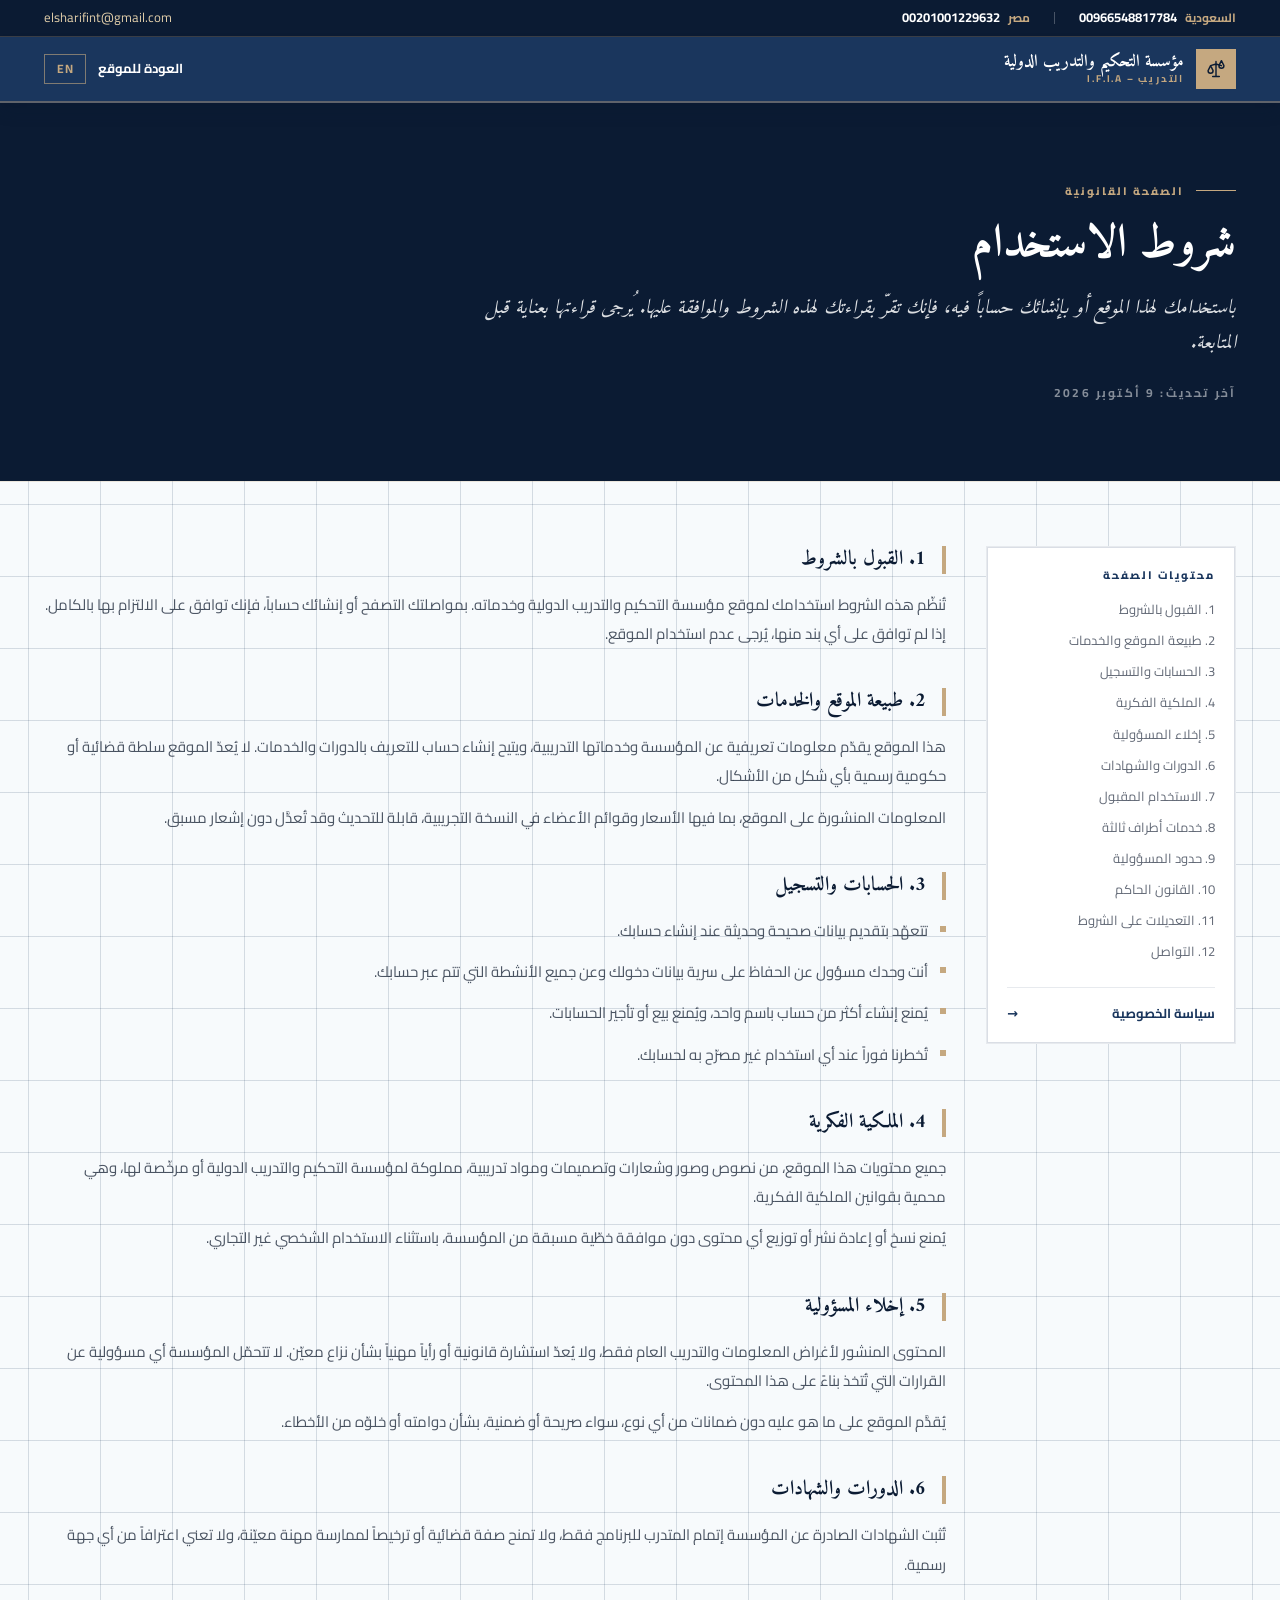
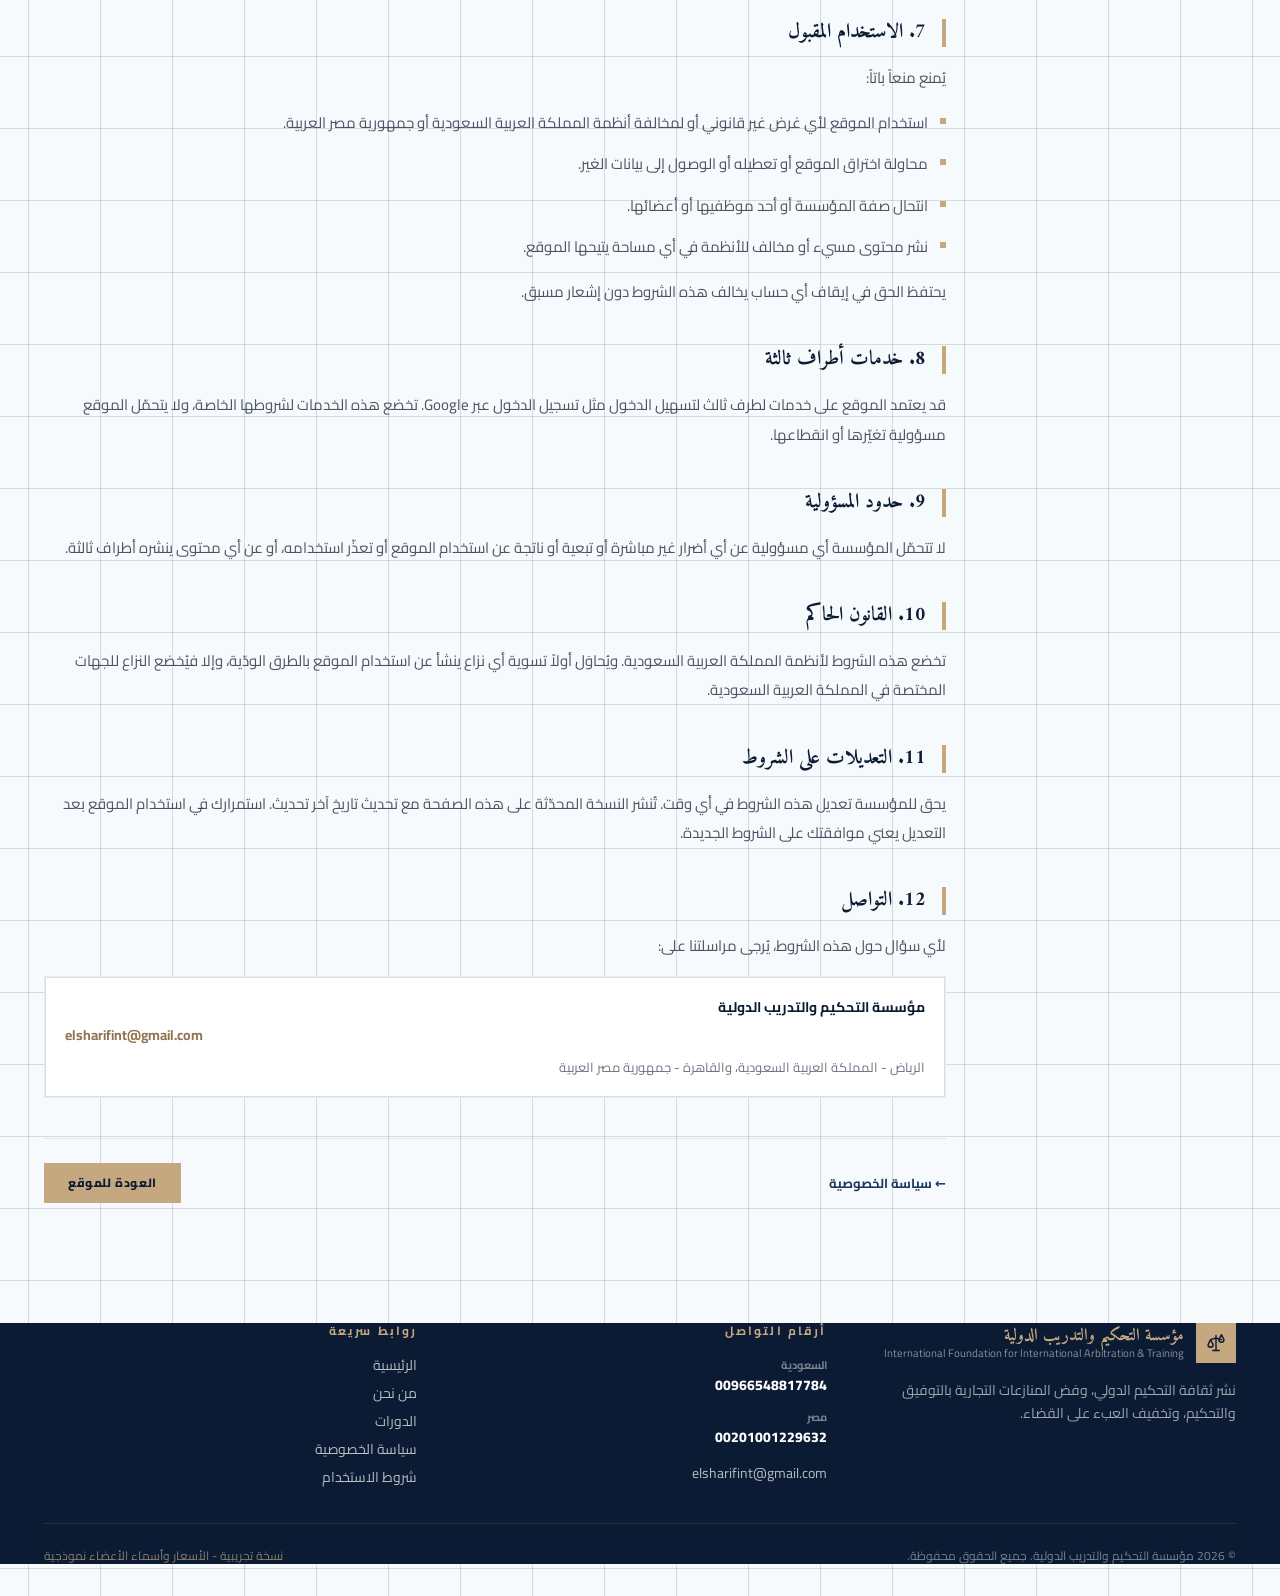
<file: terms.html>
<!DOCTYPE html>
<html lang="ar" dir="rtl">
<head>
<meta charset="UTF-8">
<meta name="viewport" content="width=device-width, initial-scale=1.0">

<title data-ar="شروط الاستخدام | مؤسسة التحكيم والتدريب الدولية" data-en="Terms of Use | I.F.I.A">شروط الاستخدام | مؤسسة التحكيم والتدريب الدولية</title>
<meta name="description"
      content="شروط استخدام موقع مؤسسة التحكيم والتدريب الدولية (I.F.I.A): نطاق الخدمات، وقواعد الحسابات، والملكية الفكرية، وحدود المسؤولية، والقانون الحاكم."
      data-ar="شروط استخدام موقع مؤسسة التحكيم والتدريب الدولية (I.F.I.A): نطاق الخدمات، وقواعد الحسابات، والملكية الفكرية، وحدود المسؤولية، والقانون الحاكم."
      data-en="Terms of use of the International Foundation for International Arbitration and Training (I.F.I.A) website: scope of services, account rules, intellectual property, liability limits and governing law.">
<meta name="robots" content="index, follow, max-image-preview:large, max-snippet:-1, max-video-preview:-1">
<link rel="canonical" href="https://ifiia-landing-new.pages.dev/terms.html">
<link rel="alternate" hreflang="ar" href="https://ifiia-landing-new.pages.dev/terms.html">
<link rel="alternate" hreflang="en" href="https://ifiia-landing-new.pages.dev/terms.html?lang=en">
<link rel="alternate" hreflang="x-default" href="https://ifiia-landing-new.pages.dev/terms.html">
<link rel="icon" href="/favicon.svg" type="image/svg+xml">
<link rel="apple-touch-icon" href="/og-image.png">
<link rel="manifest" href="/site.webmanifest">
<link rel="preload" href="/fonts/amiri-700-normal-arabic.woff2" as="font" type="font/woff2" crossorigin fetchpriority="high">
<!-- CSS:BEGIN generated by tools/inline_css.py, do not edit -->
<style>*,:after,:before{--tw-border-spacing-x:0;--tw-border-spacing-y:0;--tw-translate-x:0;--tw-translate-y:0;--tw-rotate:0;--tw-skew-x:0;--tw-skew-y:0;--tw-scale-x:1;--tw-scale-y:1;--tw-pan-x: ;--tw-pan-y: ;--tw-pinch-zoom: ;--tw-scroll-snap-strictness:proximity;--tw-gradient-from-position: ;--tw-gradient-via-position: ;--tw-gradient-to-position: ;--tw-ordinal: ;--tw-slashed-zero: ;--tw-numeric-figure: ;--tw-numeric-spacing: ;--tw-numeric-fraction: ;--tw-ring-inset: ;--tw-ring-offset-width:0px;--tw-ring-offset-color:#fff;--tw-ring-color:rgba(59,130,246,.5);--tw-ring-offset-shadow:0 0 #0000;--tw-ring-shadow:0 0 #0000;--tw-shadow:0 0 #0000;--tw-shadow-colored:0 0 #0000;--tw-blur: ;--tw-brightness: ;--tw-contrast: ;--tw-grayscale: ;--tw-hue-rotate: ;--tw-invert: ;--tw-saturate: ;--tw-sepia: ;--tw-drop-shadow: ;--tw-backdrop-blur: ;--tw-backdrop-brightness: ;--tw-backdrop-contrast: ;--tw-backdrop-grayscale: ;--tw-backdrop-hue-rotate: ;--tw-backdrop-invert: ;--tw-backdrop-opacity: ;--tw-backdrop-saturate: ;--tw-backdrop-sepia: ;--tw-contain-size: ;--tw-contain-layout: ;--tw-contain-paint: ;--tw-contain-style: }::backdrop{--tw-border-spacing-x:0;--tw-border-spacing-y:0;--tw-translate-x:0;--tw-translate-y:0;--tw-rotate:0;--tw-skew-x:0;--tw-skew-y:0;--tw-scale-x:1;--tw-scale-y:1;--tw-pan-x: ;--tw-pan-y: ;--tw-pinch-zoom: ;--tw-scroll-snap-strictness:proximity;--tw-gradient-from-position: ;--tw-gradient-via-position: ;--tw-gradient-to-position: ;--tw-ordinal: ;--tw-slashed-zero: ;--tw-numeric-figure: ;--tw-numeric-spacing: ;--tw-numeric-fraction: ;--tw-ring-inset: ;--tw-ring-offset-width:0px;--tw-ring-offset-color:#fff;--tw-ring-color:rgba(59,130,246,.5);--tw-ring-offset-shadow:0 0 #0000;--tw-ring-shadow:0 0 #0000;--tw-shadow:0 0 #0000;--tw-shadow-colored:0 0 #0000;--tw-blur: ;--tw-brightness: ;--tw-contrast: ;--tw-grayscale: ;--tw-hue-rotate: ;--tw-invert: ;--tw-saturate: ;--tw-sepia: ;--tw-drop-shadow: ;--tw-backdrop-blur: ;--tw-backdrop-brightness: ;--tw-backdrop-contrast: ;--tw-backdrop-grayscale: ;--tw-backdrop-hue-rotate: ;--tw-backdrop-invert: ;--tw-backdrop-opacity: ;--tw-backdrop-saturate: ;--tw-backdrop-sepia: ;--tw-contain-size: ;--tw-contain-layout: ;--tw-contain-paint: ;--tw-contain-style: }/*! tailwindcss v3.4.17 | MIT License | https://tailwindcss.com*/*,:after,:before{border:0 solid #e5e7eb;box-sizing:border-box}:after,:before{--tw-content:""}:host,html{line-height:1.5;-webkit-text-size-adjust:100%;font-family:ui-sans-serif,system-ui,sans-serif,Apple Color Emoji,Segoe UI Emoji,Segoe UI Symbol,Noto Color Emoji;font-feature-settings:normal;font-variation-settings:normal;-moz-tab-size:4;-o-tab-size:4;tab-size:4;-webkit-tap-highlight-color:transparent}body{line-height:inherit;margin:0}hr{border-top-width:1px;color:inherit;height:0}abbr:where([title]){-webkit-text-decoration:underline dotted;text-decoration:underline dotted}h1,h2,h3,h4,h5,h6{font-size:inherit;font-weight:inherit}a{color:inherit;text-decoration:inherit}b,strong{font-weight:bolder}code,kbd,pre,samp{font-family:ui-monospace,SFMono-Regular,Menlo,Monaco,Consolas,Liberation Mono,Courier New,monospace;font-feature-settings:normal;font-size:1em;font-variation-settings:normal}small{font-size:80%}sub,sup{font-size:75%;line-height:0;position:relative;vertical-align:baseline}sub{bottom:-.25em}sup{top:-.5em}table{border-collapse:collapse;border-color:inherit;text-indent:0}button,input,optgroup,select,textarea{color:inherit;font-family:inherit;font-feature-settings:inherit;font-size:100%;font-variation-settings:inherit;font-weight:inherit;letter-spacing:inherit;line-height:inherit;margin:0;padding:0}button,select{text-transform:none}button,input:where([type=button]),input:where([type=reset]),input:where([type=submit]){-webkit-appearance:button;background-color:transparent;background-image:none}:-moz-focusring{outline:auto}:-moz-ui-invalid{box-shadow:none}progress{vertical-align:baseline}::-webkit-inner-spin-button,::-webkit-outer-spin-button{height:auto}[type=search]{-webkit-appearance:textfield;outline-offset:-2px}::-webkit-search-decoration{-webkit-appearance:none}::-webkit-file-upload-button{-webkit-appearance:button;font:inherit}summary{display:list-item}blockquote,dd,dl,figure,h1,h2,h3,h4,h5,h6,hr,p,pre{margin:0}fieldset{margin:0}fieldset,legend{padding:0}menu,ol,ul{list-style:none;margin:0;padding:0}dialog{padding:0}textarea{resize:vertical}input::-moz-placeholder,textarea::-moz-placeholder{color:#9ca3af;opacity:1}input::placeholder,textarea::placeholder{color:#9ca3af;opacity:1}[role=button],button{cursor:pointer}:disabled{cursor:default}audio,canvas,embed,iframe,img,object,svg,video{display:block;vertical-align:middle}img,video{height:auto;max-width:100%}[hidden]:where(:not([hidden=until-found])){display:none}.pointer-events-none{pointer-events:none}.visible{visibility:visible}.static{position:static}.fixed{position:fixed}.absolute{position:absolute}.relative{position:relative}.sticky{position:sticky}.bottom-0{bottom:0}.bottom-6{bottom:1.5rem}.end-2{inset-inline-end:.5rem}.left-1\/2{left:50%}.start-0{inset-inline-start:0}.top-0{top:0}.top-1\/2{top:50%}.z-50{z-index:50}.z-\[60\]{z-index:60}.mx-auto{margin-left:auto;margin-right:auto}.my-5{margin-bottom:1.25rem;margin-top:1.25rem}.mb-1\.5{margin-bottom:.375rem}.mb-2{margin-bottom:.5rem}.mt-1{margin-top:.25rem}.mt-1\.5{margin-top:.375rem}.mt-10{margin-top:2.5rem}.mt-12{margin-top:3rem}.mt-16{margin-top:4rem}.mt-2{margin-top:.5rem}.mt-2\.5{margin-top:.625rem}.mt-3{margin-top:.75rem}.mt-4{margin-top:1rem}.mt-5{margin-top:1.25rem}.mt-6{margin-top:1.5rem}.mt-7{margin-top:1.75rem}.mt-8{margin-top:2rem}.mt-auto{margin-top:auto}.mt-px{margin-top:1px}.block{display:block}.inline-block{display:inline-block}.inline{display:inline}.flex{display:flex}.grid{display:grid}.hidden{display:none}.h-1\.5{height:.375rem}.h-10{height:2.5rem}.h-11{height:2.75rem}.h-14{height:3.5rem}.h-16{height:4rem}.h-3{height:.75rem}.h-3\.5{height:.875rem}.h-4{height:1rem}.h-5{height:1.25rem}.h-6{height:1.5rem}.h-8{height:2rem}.h-px{height:1px}.w-1\.5{width:.375rem}.w-10{width:2.5rem}.w-11{width:2.75rem}.w-14{width:3.5rem}.w-16{width:4rem}.w-3\.5{width:.875rem}.w-4{width:1rem}.w-5{width:1.25rem}.w-6{width:1.5rem}.w-8{width:2rem}.w-\[92vw\]{width:92vw}.w-full{width:100%}.w-px{width:1px}.min-w-0{min-width:0}.max-w-2xl{max-width:42rem}.max-w-3xl{max-width:48rem}.max-w-\[1240px\]{max-width:1240px}.max-w-\[92px\]{max-width:92px}.max-w-md{max-width:28rem}.max-w-sm{max-width:24rem}.flex-1{flex:1 1 0%}.shrink-0{flex-shrink:0}.-translate-x-1\/2{--tw-translate-x:-50%}.-translate-x-1\/2,.-translate-y-1\/2{transform:translate(var(--tw-translate-x),var(--tw-translate-y)) rotate(var(--tw-rotate)) skewX(var(--tw-skew-x)) skewY(var(--tw-skew-y)) scaleX(var(--tw-scale-x)) scaleY(var(--tw-scale-y))}.-translate-y-1\/2{--tw-translate-y:-50%}.translate-y-4{--tw-translate-y:1rem;transform:translate(var(--tw-translate-x),var(--tw-translate-y)) rotate(var(--tw-rotate)) skewX(var(--tw-skew-x)) skewY(var(--tw-skew-y)) scaleX(var(--tw-scale-x)) scaleY(var(--tw-scale-y))}@keyframes spin{to{transform:rotate(1turn)}}.animate-spin{animation:spin 1s linear infinite}.select-none{-webkit-user-select:none;-moz-user-select:none;user-select:none}.grid-cols-2{grid-template-columns:repeat(2,minmax(0,1fr))}.flex-col{flex-direction:column}.flex-wrap{flex-wrap:wrap}.place-items-center{place-items:center}.items-end{align-items:flex-end}.items-center{align-items:center}.items-baseline{align-items:baseline}.justify-center{justify-content:center}.justify-between{justify-content:space-between}.gap-1{gap:.25rem}.gap-1\.5{gap:.375rem}.gap-10{gap:2.5rem}.gap-12{gap:3rem}.gap-2{gap:.5rem}.gap-3{gap:.75rem}.gap-4{gap:1rem}.gap-5{gap:1.25rem}.gap-6{gap:1.5rem}.gap-7{gap:1.75rem}.gap-8{gap:2rem}.gap-9{gap:2.25rem}.gap-px{gap:1px}.gap-x-4{-moz-column-gap:1rem;column-gap:1rem}.gap-x-6{-moz-column-gap:1.5rem;column-gap:1.5rem}.gap-x-8{-moz-column-gap:2rem;column-gap:2rem}.gap-y-1{row-gap:.25rem}.gap-y-2{row-gap:.5rem}.gap-y-3{row-gap:.75rem}.space-y-1\.5>:not([hidden])~:not([hidden]){--tw-space-y-reverse:0;margin-bottom:calc(.375rem*var(--tw-space-y-reverse));margin-top:calc(.375rem*(1 - var(--tw-space-y-reverse)))}.space-y-10>:not([hidden])~:not([hidden]){--tw-space-y-reverse:0;margin-bottom:calc(2.5rem*var(--tw-space-y-reverse));margin-top:calc(2.5rem*(1 - var(--tw-space-y-reverse)))}.space-y-2>:not([hidden])~:not([hidden]){--tw-space-y-reverse:0;margin-bottom:calc(.5rem*var(--tw-space-y-reverse));margin-top:calc(.5rem*(1 - var(--tw-space-y-reverse)))}.space-y-2\.5>:not([hidden])~:not([hidden]){--tw-space-y-reverse:0;margin-bottom:calc(.625rem*var(--tw-space-y-reverse));margin-top:calc(.625rem*(1 - var(--tw-space-y-reverse)))}.space-y-3>:not([hidden])~:not([hidden]){--tw-space-y-reverse:0;margin-bottom:calc(.75rem*var(--tw-space-y-reverse));margin-top:calc(.75rem*(1 - var(--tw-space-y-reverse)))}.space-y-4>:not([hidden])~:not([hidden]){--tw-space-y-reverse:0;margin-bottom:calc(1rem*var(--tw-space-y-reverse));margin-top:calc(1rem*(1 - var(--tw-space-y-reverse)))}.space-y-5>:not([hidden])~:not([hidden]){--tw-space-y-reverse:0;margin-bottom:calc(1.25rem*var(--tw-space-y-reverse));margin-top:calc(1.25rem*(1 - var(--tw-space-y-reverse)))}.divide-y>:not([hidden])~:not([hidden]){--tw-divide-y-reverse:0;border-bottom-width:calc(1px*var(--tw-divide-y-reverse));border-top-width:calc(1px*(1 - var(--tw-divide-y-reverse)))}.divide-\[var\(--hairline\)\]>:not([hidden])~:not([hidden]){border-color:var(--hairline)}.overflow-hidden,.truncate{overflow:hidden}.truncate{text-overflow:ellipsis}.truncate,.whitespace-nowrap{white-space:nowrap}.border{border-width:1px}.border-2{border-width:2px}.border-y{border-top-width:1px}.border-b,.border-y{border-bottom-width:1px}.border-b-2{border-bottom-width:2px}.border-s-2{border-inline-start-width:2px}.border-s-4{border-inline-start-width:4px}.border-t{border-top-width:1px}.border-dashed{border-style:dashed}.border-\[var\(--hairline\)\]{border-color:var(--hairline)}.border-amber-600\/60{border-color:rgba(217,119,6,.6)}.border-gold{--tw-border-opacity:1;border-color:rgb(197 168 128/var(--tw-border-opacity,1))}.border-gold\/25{border-color:hsla(35,37%,64%,.25)}.border-gold\/40{border-color:hsla(35,37%,64%,.4)}.border-gold\/50{border-color:hsla(35,37%,64%,.5)}.border-gold\/60{border-color:hsla(35,37%,64%,.6)}.border-navy-700{--tw-border-opacity:1;border-color:rgb(26 54 93/var(--tw-border-opacity,1))}.border-navy-700\/20{border-color:rgba(26,54,93,.2)}.border-navy-700\/25{border-color:rgba(26,54,93,.25)}.border-navy-900{--tw-border-opacity:1;border-color:rgb(11 27 51/var(--tw-border-opacity,1))}.border-navy-900\/10{border-color:rgba(11,27,51,.1)}.border-navy\/10{border-color:rgba(26,54,93,.1)}.border-red-300{--tw-border-opacity:1;border-color:rgb(252 165 165/var(--tw-border-opacity,1))}.border-white\/10{border-color:hsla(0,0%,100%,.1)}.border-white\/15{border-color:hsla(0,0%,100%,.15)}.border-white\/20{border-color:hsla(0,0%,100%,.2)}.border-white\/25{border-color:hsla(0,0%,100%,.25)}.bg-\[var\(--hairline\)\]{background-color:var(--hairline)}.bg-amber-50{--tw-bg-opacity:1;background-color:rgb(255 251 235/var(--tw-bg-opacity,1))}.bg-bone{--tw-bg-opacity:1;background-color:rgb(237 233 225/var(--tw-bg-opacity,1))}.bg-cloud{--tw-bg-opacity:1;background-color:rgb(247 250 252/var(--tw-bg-opacity,1))}.bg-gold{--tw-bg-opacity:1;background-color:rgb(197 168 128/var(--tw-bg-opacity,1))}.bg-gold-tint{--tw-bg-opacity:1;background-color:rgb(243 235 221/var(--tw-bg-opacity,1))}.bg-gold\/15{background-color:hsla(35,37%,64%,.15)}.bg-navy-700{--tw-bg-opacity:1;background-color:rgb(26 54 93/var(--tw-bg-opacity,1))}.bg-navy-900{--tw-bg-opacity:1;background-color:rgb(11 27 51/var(--tw-bg-opacity,1))}.bg-red-50{--tw-bg-opacity:1;background-color:rgb(254 242 242/var(--tw-bg-opacity,1))}.bg-transparent{background-color:transparent}.bg-white{--tw-bg-opacity:1;background-color:rgb(255 255 255/var(--tw-bg-opacity,1))}.bg-white\/25{background-color:hsla(0,0%,100%,.25)}.bg-white\/5{background-color:hsla(0,0%,100%,.05)}.p-0{padding:0}.p-5{padding:1.25rem}.p-6{padding:1.5rem}.p-7{padding:1.75rem}.px-2\.5{padding-left:.625rem;padding-right:.625rem}.px-3{padding-left:.75rem;padding-right:.75rem}.px-4{padding-left:1rem;padding-right:1rem}.px-5{padding-left:1.25rem;padding-right:1.25rem}.px-6{padding-left:1.5rem;padding-right:1.5rem}.px-8{padding-left:2rem;padding-right:2rem}.py-1{padding-bottom:.25rem;padding-top:.25rem}.py-1\.5{padding-bottom:.375rem;padding-top:.375rem}.py-12{padding-bottom:3rem;padding-top:3rem}.py-14{padding-bottom:3.5rem;padding-top:3.5rem}.py-2{padding-bottom:.5rem;padding-top:.5rem}.py-2\.5{padding-bottom:.625rem;padding-top:.625rem}.py-20{padding-bottom:5rem;padding-top:5rem}.py-3{padding-bottom:.75rem;padding-top:.75rem}.py-3\.5{padding-bottom:.875rem;padding-top:.875rem}.py-4{padding-bottom:1rem;padding-top:1rem}.py-7{padding-bottom:1.75rem;padding-top:1.75rem}.pb-12{padding-bottom:3rem}.pb-16{padding-bottom:4rem}.pb-4{padding-bottom:1rem}.pb-8{padding-bottom:2rem}.pb-9{padding-bottom:2.25rem}.pe-11{padding-inline-end:2.75rem}.pe-8{padding-inline-end:2rem}.ps-4{padding-inline-start:1rem}.ps-6{padding-inline-start:1.5rem}.pt-1{padding-top:.25rem}.pt-14{padding-top:3.5rem}.pt-16{padding-top:4rem}.pt-2{padding-top:.5rem}.pt-20{padding-top:5rem}.pt-3{padding-top:.75rem}.pt-4{padding-top:1rem}.pt-5{padding-top:1.25rem}.pt-6{padding-top:1.5rem}.text-center{text-align:center}.text-start{text-align:start}.align-middle{vertical-align:middle}.font-body{font-family:Cairo,system-ui,sans-serif}.font-display{font-family:Amiri,Georgia,serif}.text-2xl{font-size:1.5rem;line-height:2rem}.text-3xl{font-size:1.875rem;line-height:2.25rem}.text-4xl{font-size:2.25rem;line-height:2.5rem}.text-6xl{font-size:3.75rem;line-height:1}.text-\[10px\]{font-size:10px}.text-\[11px\]{font-size:11px}.text-\[12px\]{font-size:12px}.text-\[13px\]{font-size:13px}.text-\[13rem\]{font-size:13rem}.text-\[15px\]{font-size:15px}.text-\[17px\]{font-size:17px}.text-display{font-size:clamp(2.75rem,7vw,5rem);letter-spacing:-.015em;line-height:1.04}.text-lead{font-size:clamp(1.05rem,1.6vw,1.25rem);line-height:1.75}.text-lg{font-size:1.125rem;line-height:1.75rem}.text-sm{font-size:.875rem;line-height:1.25rem}.text-title{font-size:clamp(1.85rem,3.6vw,2.9rem);line-height:1.12}.text-xl{font-size:1.25rem;line-height:1.75rem}.text-xs{font-size:.75rem;line-height:1rem}.font-bold{font-weight:700}.font-extrabold{font-weight:800}.font-medium{font-weight:500}.uppercase{text-transform:uppercase}.italic{font-style:italic}.leading-\[1\.95\]{line-height:1.95}.leading-loose{line-height:2}.leading-none{line-height:1}.leading-relaxed{line-height:1.625}.leading-tight{line-height:1.25}.tracking-wider{letter-spacing:.05em}.tracking-wider2{letter-spacing:.18em}.text-amber-900{--tw-text-opacity:1;color:rgb(120 53 15/var(--tw-text-opacity,1))}.text-charcoal{--tw-text-opacity:1;color:rgb(45 55 72/var(--tw-text-opacity,1))}.text-charcoal\/50{color:rgba(45,55,72,.5)}.text-charcoal\/55{color:rgba(45,55,72,.55)}.text-charcoal\/60{color:rgba(45,55,72,.6)}.text-charcoal\/65{color:rgba(45,55,72,.65)}.text-charcoal\/70{color:rgba(45,55,72,.7)}.text-charcoal\/75{color:rgba(45,55,72,.75)}.text-charcoal\/80{color:rgba(45,55,72,.8)}.text-charcoal\/85{color:rgba(45,55,72,.85)}.text-gold{--tw-text-opacity:1;color:rgb(197 168 128/var(--tw-text-opacity,1))}.text-gold-dark{--tw-text-opacity:1;color:rgb(143 117 80/var(--tw-text-opacity,1))}.text-gold-light{--tw-text-opacity:1;color:rgb(224 205 169/var(--tw-text-opacity,1))}.text-gold\/40{color:hsla(35,37%,64%,.4)}.text-gold\/50{color:hsla(35,37%,64%,.5)}.text-gold\/70{color:hsla(35,37%,64%,.7)}.text-navy,.text-navy-700{--tw-text-opacity:1;color:rgb(26 54 93/var(--tw-text-opacity,1))}.text-navy-900{--tw-text-opacity:1;color:rgb(11 27 51/var(--tw-text-opacity,1))}.text-navy\/70{color:rgba(26,54,93,.7)}.text-red-700{--tw-text-opacity:1;color:rgb(185 28 28/var(--tw-text-opacity,1))}.text-white{--tw-text-opacity:1;color:rgb(255 255 255/var(--tw-text-opacity,1))}.text-white\/45{color:hsla(0,0%,100%,.45)}.text-white\/50{color:hsla(0,0%,100%,.5)}.text-white\/55{color:hsla(0,0%,100%,.55)}.text-white\/60{color:hsla(0,0%,100%,.6)}.text-white\/65{color:hsla(0,0%,100%,.65)}.text-white\/70{color:hsla(0,0%,100%,.7)}.text-white\/75{color:hsla(0,0%,100%,.75)}.text-white\/85{color:hsla(0,0%,100%,.85)}.text-white\/90{color:hsla(0,0%,100%,.9)}.underline{text-decoration-line:underline}.decoration-gold{text-decoration-color:#c5a880}.decoration-gold\/50{text-decoration-color:hsla(35,37%,64%,.5)}.underline-offset-2{text-underline-offset:2px}.antialiased{-webkit-font-smoothing:antialiased;-moz-osx-font-smoothing:grayscale}.opacity-0{opacity:0}.opacity-100{opacity:1}.opacity-60{opacity:.6}.shadow-lg{--tw-shadow:0 10px 15px -3px rgba(0,0,0,.1),0 4px 6px -4px rgba(0,0,0,.1);--tw-shadow-colored:0 10px 15px -3px var(--tw-shadow-color),0 4px 6px -4px var(--tw-shadow-color)}.shadow-lg,.shadow-panel{box-shadow:var(--tw-ring-offset-shadow,0 0 #0000),var(--tw-ring-shadow,0 0 #0000),var(--tw-shadow)}.shadow-panel{--tw-shadow:0 24px 60px -30px rgba(11,27,51,.45);--tw-shadow-colored:0 24px 60px -30px var(--tw-shadow-color)}.shadow-navy-900\/30{--tw-shadow-color:rgba(11,27,51,.3);--tw-shadow:var(--tw-shadow-colored)}.filter{filter:var(--tw-blur) var(--tw-brightness) var(--tw-contrast) var(--tw-grayscale) var(--tw-hue-rotate) var(--tw-invert) var(--tw-saturate) var(--tw-sepia) var(--tw-drop-shadow)}.transition{transition-duration:.15s;transition-property:color,background-color,border-color,text-decoration-color,fill,stroke,opacity,box-shadow,transform,filter,-webkit-backdrop-filter;transition-property:color,background-color,border-color,text-decoration-color,fill,stroke,opacity,box-shadow,transform,filter,backdrop-filter;transition-property:color,background-color,border-color,text-decoration-color,fill,stroke,opacity,box-shadow,transform,filter,backdrop-filter,-webkit-backdrop-filter;transition-timing-function:cubic-bezier(.4,0,.2,1)}.transition-all{transition-duration:.15s;transition-property:all;transition-timing-function:cubic-bezier(.4,0,.2,1)}.duration-300{transition-duration:.3s}:root{--hairline:rgba(26,54,93,.16)}html{overflow-x:clip;scroll-behavior:smooth}html[lang=en] body{font-family:Inter,system-ui,sans-serif}html[lang=en] .font-display{font-family:Playfair Display,Georgia,serif}body{background-image:linear-gradient(var(--hairline) 1px,transparent 1px),linear-gradient(90deg,var(--hairline) 1px,transparent 1px);background-position:top;background-size:72px 72px}footer,header,section{background-clip:content-box}.hero-flat{background-color:#0b1b33;background-image:url("data:image/svg+xml;charset=utf-8,%3Csvg xmlns='http://www.w3.org/2000/svg' width='140' height='140'%3E%3Cg fill='none' stroke='%23C5A880' stroke-opacity='.09'%3E%3Cpath d='M0 70h140M70 0v140'/%3E%3Cpath stroke-opacity='.06' d='M20 20h20v20H20zm80 80h20v20h-20z'/%3E%3C/g%3E%3C/svg%3E")}.hero-ghost{-webkit-text-stroke:1px hsla(35,37%,64%,.28);color:transparent;letter-spacing:.04em}.ticker-mask{overflow:hidden}.ticker-track{animation:ticker 32s linear infinite;display:flex;width:-moz-max-content;width:max-content}@keyframes ticker{0%{transform:translateX(0)}to{transform:translateX(-50%)}}.ticker-track:hover{animation-play-state:paused}.u-link{position:relative}.u-link:after{background:#c5a880;bottom:-5px;content:"";height:1.5px;inset-inline-start:0;position:absolute;transition:width .25s ease;width:0}.u-link.active:after,.u-link:hover:after{width:100%}.btn-gold{background:#c5a880;color:#0b1b33;transition:background .2s ease,color .2s ease}.btn-gold:hover{background:#0b1b33;box-shadow:inset 0 0 0 1px #c5a880;color:#c5a880}.btn-ghost{box-shadow:inset 0 0 0 1px hsla(35,37%,64%,.55);color:#e0cda9;transition:all .2s ease}.btn-ghost:hover{background:#c5a880;box-shadow:inset 0 0 0 1px #c5a880;color:#0b1b33}.panel{background:#fff;box-shadow:inset 0 0 0 1px var(--hairline);transition:box-shadow .25s ease,transform .25s ease}.panel:hover{box-shadow:inset 0 0 0 1px #c5a880;transform:translateY(-4px)}.reveal{opacity:0;transform:translateY(26px);transition:opacity .65s ease,transform .65s ease}.reveal.on{opacity:1;transform:none}dialog::backdrop{background:rgba(11,27,51,.72)}dialog[open]{animation:dlg-in .18s ease-out}@keyframes dlg-in{0%{opacity:0;transform:translateY(12px) scale(.985)}to{opacity:1;transform:none}}@media (prefers-reduced-motion:reduce){dialog[open]{animation:none}}.bidi{unicode-bidi:isolate}.badge-mock{background:#fef3c7;border:1px dashed #b45309;color:#92400e;display:inline-block;font-size:9.5px;font-weight:800;letter-spacing:.14em;line-height:1.4;padding:2px 7px;text-transform:uppercase;vertical-align:middle;white-space:nowrap}html[lang=en] .badge-mock{font-family:Inter,system-ui,sans-serif}.mock-num{position:relative}.mock-num .badge-mock{margin-inline-start:.45em}a:focus-visible,button:focus-visible,input:focus,select:focus,textarea:focus{outline:2px solid #c5a880;outline-offset:2px}::-moz-selection{background:#c5a880;color:#0b1b33}::selection{background:#c5a880;color:#0b1b33}::-webkit-scrollbar{height:10px;width:10px}::-webkit-scrollbar-track{background:#ede9e1}::-webkit-scrollbar-thumb{background:#1a365d}@media (prefers-reduced-motion:reduce){html{scroll-behavior:auto}.ticker-track{animation:none}.reveal{opacity:1;transform:none;transition:none}*{animation-duration:.01ms!important;transition-duration:.01ms!important}}@font-face{font-display:swap;font-family:Amiri;font-style:normal;font-weight:400;src:url(/fonts/amiri-400-normal-arabic.woff2) format("woff2");unicode-range:u+06??,u+0750-077f,u+0870-0891,u+0897-08e1,u+08e3-08ff,u+200c-200e,u+2010-2011,u+204f,u+2e41,u+fb50-fdff,u+fe70-fe74,u+fe76-fefc,u+102e0-102fb,u+10e60-10e7e,u+10ec2-10ec7,u+10ec9-10eee,u+10ef?,u+1ee00-1ee03,u+1ee05-1ee1f,u+1ee21-1ee22,u+1ee24,u+1ee27,u+1ee29-1ee32,u+1ee34-1ee37,u+1ee39,u+1ee3b,u+1ee42,u+1ee47,u+1ee49,u+1ee4b,u+1ee4d-1ee4f,u+1ee51-1ee52,u+1ee54,u+1ee57,u+1ee59,u+1ee5b,u+1ee5d,u+1ee5f,u+1ee61-1ee62,u+1ee64,u+1ee67-1ee6a,u+1ee6c-1ee72,u+1ee74-1ee77,u+1ee79-1ee7c,u+1ee7e,u+1ee80-1ee89,u+1ee8b-1ee9b,u+1eea1-1eea3,u+1eea5-1eea9,u+1eeab-1eebb,u+1eef0-1eef1}@font-face{font-display:swap;font-family:Amiri;font-style:normal;font-weight:400;src:url(/fonts/amiri-400-normal-latin.woff2) format("woff2");unicode-range:u+00??,u+0131,u+0152-0153,u+02bb-02bc,u+02c6,u+02da,u+02dc,u+0304,u+0308,u+0329,u+2000-206f,u+20ac,u+2122,u+2191,u+2193,u+2212,u+2215,u+feff,u+fffd}@font-face{font-display:swap;font-family:Amiri;font-style:normal;font-weight:700;src:url(/fonts/amiri-700-normal-arabic.woff2) format("woff2");unicode-range:u+06??,u+0750-077f,u+0870-0891,u+0897-08e1,u+08e3-08ff,u+200c-200e,u+2010-2011,u+204f,u+2e41,u+fb50-fdff,u+fe70-fe74,u+fe76-fefc,u+102e0-102fb,u+10e60-10e7e,u+10ec2-10ec7,u+10ec9-10eee,u+10ef?,u+1ee00-1ee03,u+1ee05-1ee1f,u+1ee21-1ee22,u+1ee24,u+1ee27,u+1ee29-1ee32,u+1ee34-1ee37,u+1ee39,u+1ee3b,u+1ee42,u+1ee47,u+1ee49,u+1ee4b,u+1ee4d-1ee4f,u+1ee51-1ee52,u+1ee54,u+1ee57,u+1ee59,u+1ee5b,u+1ee5d,u+1ee5f,u+1ee61-1ee62,u+1ee64,u+1ee67-1ee6a,u+1ee6c-1ee72,u+1ee74-1ee77,u+1ee79-1ee7c,u+1ee7e,u+1ee80-1ee89,u+1ee8b-1ee9b,u+1eea1-1eea3,u+1eea5-1eea9,u+1eeab-1eebb,u+1eef0-1eef1}@font-face{font-display:swap;font-family:Amiri;font-style:normal;font-weight:700;src:url(/fonts/amiri-700-normal-latin.woff2) format("woff2");unicode-range:u+00??,u+0131,u+0152-0153,u+02bb-02bc,u+02c6,u+02da,u+02dc,u+0304,u+0308,u+0329,u+2000-206f,u+20ac,u+2122,u+2191,u+2193,u+2212,u+2215,u+feff,u+fffd}@font-face{font-display:swap;font-family:Cairo;font-style:normal;font-weight:400;src:url(/fonts/cairo-400-normal-arabic.woff2) format("woff2");unicode-range:u+06??,u+0750-077f,u+0870-0891,u+0897-08e1,u+08e3-08ff,u+200c-200e,u+2010-2011,u+204f,u+2e41,u+fb50-fdff,u+fe70-fe74,u+fe76-fefc,u+102e0-102fb,u+10e60-10e7e,u+10ec2-10ec7,u+10ec9-10eee,u+10ef?,u+1ee00-1ee03,u+1ee05-1ee1f,u+1ee21-1ee22,u+1ee24,u+1ee27,u+1ee29-1ee32,u+1ee34-1ee37,u+1ee39,u+1ee3b,u+1ee42,u+1ee47,u+1ee49,u+1ee4b,u+1ee4d-1ee4f,u+1ee51-1ee52,u+1ee54,u+1ee57,u+1ee59,u+1ee5b,u+1ee5d,u+1ee5f,u+1ee61-1ee62,u+1ee64,u+1ee67-1ee6a,u+1ee6c-1ee72,u+1ee74-1ee77,u+1ee79-1ee7c,u+1ee7e,u+1ee80-1ee89,u+1ee8b-1ee9b,u+1eea1-1eea3,u+1eea5-1eea9,u+1eeab-1eebb,u+1eef0-1eef1}@font-face{font-display:swap;font-family:Cairo;font-style:normal;font-weight:400;src:url(/fonts/cairo-400-normal-latin.woff2) format("woff2");unicode-range:u+00??,u+0131,u+0152-0153,u+02bb-02bc,u+02c6,u+02da,u+02dc,u+0304,u+0308,u+0329,u+2000-206f,u+20ac,u+2122,u+2191,u+2193,u+2212,u+2215,u+feff,u+fffd}@font-face{font-display:swap;font-family:Cairo;font-style:normal;font-weight:700;src:url(/fonts/cairo-700-normal-arabic.woff2) format("woff2");unicode-range:u+06??,u+0750-077f,u+0870-0891,u+0897-08e1,u+08e3-08ff,u+200c-200e,u+2010-2011,u+204f,u+2e41,u+fb50-fdff,u+fe70-fe74,u+fe76-fefc,u+102e0-102fb,u+10e60-10e7e,u+10ec2-10ec7,u+10ec9-10eee,u+10ef?,u+1ee00-1ee03,u+1ee05-1ee1f,u+1ee21-1ee22,u+1ee24,u+1ee27,u+1ee29-1ee32,u+1ee34-1ee37,u+1ee39,u+1ee3b,u+1ee42,u+1ee47,u+1ee49,u+1ee4b,u+1ee4d-1ee4f,u+1ee51-1ee52,u+1ee54,u+1ee57,u+1ee59,u+1ee5b,u+1ee5d,u+1ee5f,u+1ee61-1ee62,u+1ee64,u+1ee67-1ee6a,u+1ee6c-1ee72,u+1ee74-1ee77,u+1ee79-1ee7c,u+1ee7e,u+1ee80-1ee89,u+1ee8b-1ee9b,u+1eea1-1eea3,u+1eea5-1eea9,u+1eeab-1eebb,u+1eef0-1eef1}@font-face{font-display:swap;font-family:Cairo;font-style:normal;font-weight:700;src:url(/fonts/cairo-700-normal-latin.woff2) format("woff2");unicode-range:u+00??,u+0131,u+0152-0153,u+02bb-02bc,u+02c6,u+02da,u+02dc,u+0304,u+0308,u+0329,u+2000-206f,u+20ac,u+2122,u+2191,u+2193,u+2212,u+2215,u+feff,u+fffd}@font-face{font-display:swap;font-family:Cairo;font-style:normal;font-weight:800;src:url(/fonts/cairo-800-normal-arabic.woff2) format("woff2");unicode-range:u+06??,u+0750-077f,u+0870-0891,u+0897-08e1,u+08e3-08ff,u+200c-200e,u+2010-2011,u+204f,u+2e41,u+fb50-fdff,u+fe70-fe74,u+fe76-fefc,u+102e0-102fb,u+10e60-10e7e,u+10ec2-10ec7,u+10ec9-10eee,u+10ef?,u+1ee00-1ee03,u+1ee05-1ee1f,u+1ee21-1ee22,u+1ee24,u+1ee27,u+1ee29-1ee32,u+1ee34-1ee37,u+1ee39,u+1ee3b,u+1ee42,u+1ee47,u+1ee49,u+1ee4b,u+1ee4d-1ee4f,u+1ee51-1ee52,u+1ee54,u+1ee57,u+1ee59,u+1ee5b,u+1ee5d,u+1ee5f,u+1ee61-1ee62,u+1ee64,u+1ee67-1ee6a,u+1ee6c-1ee72,u+1ee74-1ee77,u+1ee79-1ee7c,u+1ee7e,u+1ee80-1ee89,u+1ee8b-1ee9b,u+1eea1-1eea3,u+1eea5-1eea9,u+1eeab-1eebb,u+1eef0-1eef1}@font-face{font-display:swap;font-family:Cairo;font-style:normal;font-weight:800;src:url(/fonts/cairo-800-normal-latin.woff2) format("woff2");unicode-range:u+00??,u+0131,u+0152-0153,u+02bb-02bc,u+02c6,u+02da,u+02dc,u+0304,u+0308,u+0329,u+2000-206f,u+20ac,u+2122,u+2191,u+2193,u+2212,u+2215,u+feff,u+fffd}@font-face{font-display:swap;font-family:Inter;font-style:normal;font-weight:400;src:url(/fonts/inter-400-normal-latin.woff2) format("woff2");unicode-range:u+00??,u+0131,u+0152-0153,u+02bb-02bc,u+02c6,u+02da,u+02dc,u+0304,u+0308,u+0329,u+2000-206f,u+20ac,u+2122,u+2191,u+2193,u+2212,u+2215,u+feff,u+fffd}@font-face{font-display:swap;font-family:Inter;font-style:normal;font-weight:500;src:url(/fonts/inter-500-normal-latin.woff2) format("woff2");unicode-range:u+00??,u+0131,u+0152-0153,u+02bb-02bc,u+02c6,u+02da,u+02dc,u+0304,u+0308,u+0329,u+2000-206f,u+20ac,u+2122,u+2191,u+2193,u+2212,u+2215,u+feff,u+fffd}@font-face{font-display:swap;font-family:Inter;font-style:normal;font-weight:600;src:url(/fonts/inter-600-normal-latin.woff2) format("woff2");unicode-range:u+00??,u+0131,u+0152-0153,u+02bb-02bc,u+02c6,u+02da,u+02dc,u+0304,u+0308,u+0329,u+2000-206f,u+20ac,u+2122,u+2191,u+2193,u+2212,u+2215,u+feff,u+fffd}@font-face{font-display:swap;font-family:Inter;font-style:normal;font-weight:700;src:url(/fonts/inter-700-normal-latin.woff2) format("woff2");unicode-range:u+00??,u+0131,u+0152-0153,u+02bb-02bc,u+02c6,u+02da,u+02dc,u+0304,u+0308,u+0329,u+2000-206f,u+20ac,u+2122,u+2191,u+2193,u+2212,u+2215,u+feff,u+fffd}@font-face{font-display:swap;font-family:Playfair Display;font-style:italic;font-weight:600;src:url(/fonts/playfairdisplay-600-italic-latin.woff2) format("woff2");unicode-range:u+00??,u+0131,u+0152-0153,u+02bb-02bc,u+02c6,u+02da,u+02dc,u+0304,u+0308,u+0329,u+2000-206f,u+20ac,u+2122,u+2191,u+2193,u+2212,u+2215,u+feff,u+fffd}@font-face{font-display:swap;font-family:Playfair Display;font-style:normal;font-weight:600;src:url(/fonts/playfairdisplay-600-normal-latin.woff2) format("woff2");unicode-range:u+00??,u+0131,u+0152-0153,u+02bb-02bc,u+02c6,u+02da,u+02dc,u+0304,u+0308,u+0329,u+2000-206f,u+20ac,u+2122,u+2191,u+2193,u+2212,u+2215,u+feff,u+fffd}@font-face{font-display:swap;font-family:Playfair Display;font-style:normal;font-weight:700;src:url(/fonts/playfairdisplay-700-normal-latin.woff2) format("woff2");unicode-range:u+00??,u+0131,u+0152-0153,u+02bb-02bc,u+02c6,u+02da,u+02dc,u+0304,u+0308,u+0329,u+2000-206f,u+20ac,u+2122,u+2191,u+2193,u+2212,u+2215,u+feff,u+fffd}.hover\:border-gold:hover{--tw-border-opacity:1;border-color:rgb(197 168 128/var(--tw-border-opacity,1))}.hover\:border-navy-700:hover{--tw-border-opacity:1;border-color:rgb(26 54 93/var(--tw-border-opacity,1))}.hover\:bg-cloud:hover{--tw-bg-opacity:1;background-color:rgb(247 250 252/var(--tw-bg-opacity,1))}.hover\:bg-gold:hover{--tw-bg-opacity:1;background-color:rgb(197 168 128/var(--tw-bg-opacity,1))}.hover\:bg-gold\/15:hover{background-color:hsla(35,37%,64%,.15)}.hover\:bg-navy-900:hover{--tw-bg-opacity:1;background-color:rgb(11 27 51/var(--tw-bg-opacity,1))}.hover\:text-gold:hover{--tw-text-opacity:1;color:rgb(197 168 128/var(--tw-text-opacity,1))}.hover\:text-gold-dark:hover{--tw-text-opacity:1;color:rgb(143 117 80/var(--tw-text-opacity,1))}.hover\:text-navy:hover{--tw-text-opacity:1;color:rgb(26 54 93/var(--tw-text-opacity,1))}.hover\:text-navy-900:hover{--tw-text-opacity:1;color:rgb(11 27 51/var(--tw-text-opacity,1))}.focus\:border-gold:focus{--tw-border-opacity:1;border-color:rgb(197 168 128/var(--tw-border-opacity,1))}.group:hover .group-hover\:bg-gold{--tw-bg-opacity:1;background-color:rgb(197 168 128/var(--tw-bg-opacity,1))}.group:hover .group-hover\:text-gold{--tw-text-opacity:1;color:rgb(197 168 128/var(--tw-text-opacity,1))}.group:hover .group-hover\:text-navy-900{--tw-text-opacity:1;color:rgb(11 27 51/var(--tw-text-opacity,1))}.group:hover .group-hover\:text-white{--tw-text-opacity:1;color:rgb(255 255 255/var(--tw-text-opacity,1))}.group:hover .group-hover\:text-white\/60{color:hsla(0,0%,100%,.6)}@media (min-width:640px){.sm\:col-span-1{grid-column:span 1/span 1}.sm\:col-span-2{grid-column:span 2/span 2}.sm\:block{display:block}.sm\:flex{display:flex}.sm\:inline-flex{display:inline-flex}.sm\:hidden{display:none}.sm\:grid-cols-2{grid-template-columns:repeat(2,minmax(0,1fr))}.sm\:flex-row{flex-direction:row}.sm\:gap-6{gap:1.5rem}.sm\:p-8{padding:2rem}.sm\:p-9{padding:2.25rem}.sm\:px-6{padding-left:1.5rem;padding-right:1.5rem}.sm\:py-16{padding-bottom:4rem;padding-top:4rem}.sm\:py-20{padding-bottom:5rem;padding-top:5rem}.sm\:py-24{padding-bottom:6rem;padding-top:6rem}.sm\:pt-28{padding-top:7rem}.sm\:text-\[13px\]{font-size:13px}}@media (min-width:768px){.md\:inline-block{display:inline-block}.md\:grid-cols-3{grid-template-columns:repeat(3,minmax(0,1fr))}.md\:grid-cols-4{grid-template-columns:repeat(4,minmax(0,1fr))}}@media (min-width:1024px){.lg\:sticky{position:sticky}.lg\:top-24{top:6rem}.lg\:col-span-4{grid-column:span 4/span 4}.lg\:col-span-5{grid-column:span 5/span 5}.lg\:col-span-7{grid-column:span 7/span 7}.lg\:col-span-8{grid-column:span 8/span 8}.lg\:block{display:block}.lg\:inline{display:inline}.lg\:flex{display:flex}.lg\:hidden{display:none}.lg\:grid-cols-12{grid-template-columns:repeat(12,minmax(0,1fr))}.lg\:grid-cols-4{grid-template-columns:repeat(4,minmax(0,1fr))}.lg\:grid-cols-\[250px_minmax\(0\2c 1fr\)\]{grid-template-columns:250px minmax(0,1fr)}.lg\:self-start{align-self:flex-start}.lg\:pt-32{padding-top:8rem}}</style>
<!-- CSS:END -->
</head>
<body class="bg-cloud text-charcoal font-body antialiased">

<div class="border-b border-gold/25 bg-navy-900 text-[12px] font-medium text-white/90 sm:text-[13px]">
  <div class="mx-auto flex max-w-[1240px] flex-wrap items-center justify-between gap-x-4 gap-y-1 px-4 py-2 sm:px-6">
    <div class="flex items-center gap-3 sm:gap-6">
      <span class="flex items-center gap-2">
        <span class="text-gold text-xs font-bold" data-ar="السعودية" data-en="KSA">السعودية</span>
        <a href="tel:+966548817784" dir="ltr" class="bidi font-bold text-white hover:text-gold transition">00966548817784</a>
      </span>
      <span class="hidden h-3 w-px bg-white/25 sm:block"></span>
      <span class="hidden items-center gap-2 sm:flex">
        <span class="text-gold text-xs font-bold" data-ar="مصر" data-en="EGYPT">مصر</span>
        <a href="tel:+201001229632" dir="ltr" class="bidi font-bold text-white hover:text-gold transition">00201001229632</a>
      </span>
    </div>
    <div class="flex items-center gap-4">
      <a href="mailto:elsharifint@gmail.com" dir="ltr" class="bidi text-gold-light hover:text-gold transition">elsharifint@gmail.com</a>
    </div>
  </div>
</div>

<nav class="sticky top-0 z-50 border-b-2 border-gold/40 bg-navy-700 shadow-lg shadow-navy-900/30">
  <div class="mx-auto flex max-w-[1240px] items-center justify-between gap-4 px-4 py-3 sm:px-6">
    <a href="/" class="flex items-center gap-3">
      <span class="grid h-10 w-10 shrink-0 place-items-center bg-gold text-navy-900">
        <svg viewBox="0 0 24 24" class="h-5 w-5" fill="none" stroke="currentColor" stroke-width="1.7" stroke-linecap="round" stroke-linejoin="round">
          <path d="M12 3v18M8 21h8M12 6 5.5 8M12 6l6.5 2M2.5 14l3-6 3 6a3 3 0 0 1-6 0Zm13-6 3-6 3 6a3 3 0 0 1-6 0Z"/>
        </svg>
      </span>
      <span class="leading-tight">
        <span class="block font-display text-[17px] font-bold text-white" data-ar="مؤسسة التحكيم والتدريب الدولية" data-en="I.F.I.A">مؤسسة التحكيم والتدريب الدولية</span>
        <span class="block text-[10px] font-bold tracking-wider2 text-gold uppercase" data-ar="التدريب &#8211; I.F.I.A" data-en="Training Foundation">التدريب &#8211; I.F.I.A</span>
      </span>
    </a>
    <div class="flex items-center gap-3">
      <a href="/" class="hidden text-[13px] font-bold text-white hover:text-gold transition sm:block" data-ar="العودة للموقع" data-en="Back to site">العودة للموقع</a>
      <button id="lang-toggle" class="border border-gold/60 px-3 py-1.5 text-xs font-bold tracking-wider text-gold transition hover:bg-gold hover:text-navy-900" aria-label="Switch language">
        <span id="lang-label">EN</span>
      </button>
    </div>
  </div>
</nav>

<main>
  <section class="border-b border-gold/25 bg-navy-900">
    <div class="mx-auto max-w-[1240px] px-6 py-14 sm:py-20">
      <p class="flex items-center gap-3 text-[11px] font-extrabold tracking-wider2 text-gold uppercase">
        <span class="h-px w-10 bg-gold"></span>
        <span data-ar="الصفحة القانونية" data-en="Legal">الصفحة القانونية</span>
      </p>
      <h1 class="mt-5 font-display text-title font-bold text-white" data-ar="شروط الاستخدام" data-en="Terms of Use">شروط الاستخدام</h1>
      <p class="mt-5 max-w-3xl font-display text-lead italic text-white/85"
         data-ar="باستخدامك لهذا الموقع أو بإنشائك حساباً فيه، فإنك تقرّ بقراءتك لهذه الشروط والموافقة عليها. يُرجى قراءتها بعناية قبل المتابعة."
         data-en="By using this website or creating an account, you acknowledge that you have read and agree to these terms. Please read them carefully before continuing.">
        باستخدامك لهذا الموقع أو بإنشائك حساباً فيه، فإنك تقرّ بقراءتك لهذه الشروط والموافقة عليها. يُرجى قراءتها بعناية قبل المتابعة.
      </p>
      <p class="mt-6 text-xs font-bold tracking-wider2 text-white/50 uppercase" data-ar="آخر تحديث: 9 أكتوبر 2026" data-en="Last updated: October 9, 2026">آخر تحديث: 9 أكتوبر 2026</p>
    </div>
  </section>

  <section class="mx-auto max-w-[1240px] px-6 py-12 sm:py-16">
    <div class="grid gap-10 lg:grid-cols-[250px_minmax(0,1fr)]">

      <aside class="lg:sticky lg:top-24 lg:self-start">
        <div class="panel border border-navy/10 bg-white p-5">
          <h2 class="text-[11px] font-extrabold tracking-wider2 text-navy-700 uppercase" data-ar="محتويات الصفحة" data-en="On this page">محتويات الصفحة</h2>
          <ol class="mt-4 space-y-2.5 text-[13px] leading-relaxed text-charcoal/75">
            <li><a href="#s1" class="hover:text-gold transition" data-ar="1. القبول بالشروط" data-en="1. Acceptance">1. القبول بالشروط</a></li>
            <li><a href="#s2" class="hover:text-gold transition" data-ar="2. طبيعة الموقع والخدمات" data-en="2. Nature of the site">2. طبيعة الموقع والخدمات</a></li>
            <li><a href="#s3" class="hover:text-gold transition" data-ar="3. الحسابات والتسجيل" data-en="3. Accounts and registration">3. الحسابات والتسجيل</a></li>
            <li><a href="#s4" class="hover:text-gold transition" data-ar="4. الملكية الفكرية" data-en="4. Intellectual property">4. الملكية الفكرية</a></li>
            <li><a href="#s5" class="hover:text-gold transition" data-ar="5. إخلاء المسؤولية" data-en="5. Disclaimer">5. إخلاء المسؤولية</a></li>
            <li><a href="#s6" class="hover:text-gold transition" data-ar="6. الدورات والشهادات" data-en="6. Courses and certificates">6. الدورات والشهادات</a></li>
            <li><a href="#s7" class="hover:text-gold transition" data-ar="7. الاستخدام المقبول" data-en="7. Acceptable use">7. الاستخدام المقبول</a></li>
            <li><a href="#s8" class="hover:text-gold transition" data-ar="8. خدمات أطراف ثالثة" data-en="8. Third-party services">8. خدمات أطراف ثالثة</a></li>
            <li><a href="#s9" class="hover:text-gold transition" data-ar="9. حدود المسؤولية" data-en="9. Limitation of liability">9. حدود المسؤولية</a></li>
            <li><a href="#s10" class="hover:text-gold transition" data-ar="10. القانون الحاكم" data-en="10. Governing law">10. القانون الحاكم</a></li>
            <li><a href="#s11" class="hover:text-gold transition" data-ar="11. التعديلات على الشروط" data-en="11. Changes to these terms">11. التعديلات على الشروط</a></li>
            <li><a href="#s12" class="hover:text-gold transition" data-ar="12. التواصل" data-en="12. Contact us">12. التواصل</a></li>
          </ol>
          <a href="/privacy.html" class="mt-6 flex items-center justify-between border-t border-navy/10 pt-4 text-[13px] font-bold text-navy-700 hover:text-gold transition">
            <span data-ar="سياسة الخصوصية" data-en="Privacy Policy">سياسة الخصوصية</span>
            <span aria-hidden="true">&#8594;</span>
          </a>
        </div>
      </aside>

      <article class="space-y-10">

        <section id="s1">
          <h2 class="border-s-4 border-gold ps-4 font-display text-xl font-bold text-navy-900" data-ar="1. القبول بالشروط" data-en="1. Acceptance">1. القبول بالشروط</h2>
          <p class="mt-4 text-[15px] leading-[1.95] text-charcoal/85"
             data-ar="تُنظّم هذه الشروط استخدامك لموقع مؤسسة التحكيم والتدريب الدولية وخدماته. بمواصلتك التصفح أو إنشائك حساباً، فإنك توافق على الالتزام بها بالكامل. إذا لم توافق على أي بند منها، يُرجى عدم استخدام الموقع."
             data-en="These terms govern your use of the International Foundation for International Arbitration and Training website and its services. By continuing to browse or by creating an account, you agree to be bound by them in full. If you do not agree with any provision, please do not use the site.">
            تُنظّم هذه الشروط استخدامك لموقع مؤسسة التحكيم والتدريب الدولية وخدماته. بمواصلتك التصفح أو إنشائك حساباً، فإنك توافق على الالتزام بها بالكامل. إذا لم توافق على أي بند منها، يُرجى عدم استخدام الموقع.
          </p>
        </section>

        <section id="s2">
          <h2 class="border-s-4 border-gold ps-4 font-display text-xl font-bold text-navy-900" data-ar="2. طبيعة الموقع والخدمات" data-en="2. Nature of the site">2. طبيعة الموقع والخدمات</h2>
          <p class="mt-4 text-[15px] leading-[1.95] text-charcoal/85"
             data-ar="هذا الموقع يقدّم معلومات تعريفية عن المؤسسة وخدماتها التدريبية، ويتيح إنشاء حساب للتعريف بالدورات والخدمات. لا يُعدّ الموقع سلطة قضائية أو حكومية رسمية بأي شكل من الأشكال."
             data-en="This website provides information about the foundation and its training services, and allows you to create an account to learn about courses and services. The site does not constitute an official judicial or governmental authority in any way.">
            هذا الموقع يقدّم معلومات تعريفية عن المؤسسة وخدماتها التدريبية، ويتيح إنشاء حساب للتعريف بالدورات والخدمات. لا يُعدّ الموقع سلطة قضائية أو حكومية رسمية بأي شكل من الأشكال.
          </p>
          <p class="mt-3 text-[15px] leading-[1.95] text-charcoal/85"
             data-ar="المعلومات المنشورة على الموقع، بما فيها الأسعار وقوائم الأعضاء في النسخة التجريبية، قابلة للتحديث وقد تُعدَّل دون إشعار مسبق."
             data-en="Information published on the site, including prices and member lists in this demo version, may be updated and amended without prior notice.">
            المعلومات المنشورة على الموقع، بما فيها الأسعار وقوائم الأعضاء في النسخة التجريبية، قابلة للتحديث وقد تُعدَّل دون إشعار مسبق.
          </p>
        </section>

        <section id="s3">
          <h2 class="border-s-4 border-gold ps-4 font-display text-xl font-bold text-navy-900" data-ar="3. الحسابات والتسجيل" data-en="3. Accounts and registration">3. الحسابات والتسجيل</h2>
          <ul class="mt-4 space-y-3 text-[15px] leading-[1.95] text-charcoal/85">
            <li class="flex gap-3"><span class="mt-2.5 h-1.5 w-1.5 shrink-0 bg-gold"></span><span data-ar="تتعهّد بتقديم بيانات صحيحة وحديثة عند إنشاء حسابك." data-en="You agree to provide accurate and up-to-date information when creating your account.">تتعهّد بتقديم بيانات صحيحة وحديثة عند إنشاء حسابك.</span></li>
            <li class="flex gap-3"><span class="mt-2.5 h-1.5 w-1.5 shrink-0 bg-gold"></span><span data-ar="أنت وحدك مسؤول عن الحفاظ على سرية بيانات دخولك وعن جميع الأنشطة التي تتم عبر حسابك." data-en="You alone are responsible for keeping your sign-in credentials confidential and for all activity carried out through your account.">أنت وحدك مسؤول عن الحفاظ على سرية بيانات دخولك وعن جميع الأنشطة التي تتم عبر حسابك.</span></li>
            <li class="flex gap-3"><span class="mt-2.5 h-1.5 w-1.5 shrink-0 bg-gold"></span><span data-ar="يُمنع إنشاء أكثر من حساب باسم واحد، ويُمنع بيع أو تأجير الحسابات." data-en="Creating more than one account under a single name is prohibited, as is selling or renting accounts.">يُمنع إنشاء أكثر من حساب باسم واحد، ويُمنع بيع أو تأجير الحسابات.</span></li>
            <li class="flex gap-3"><span class="mt-2.5 h-1.5 w-1.5 shrink-0 bg-gold"></span><span data-ar="تُخطرنا فوراً عند أي استخدام غير مصرّح به لحسابك." data-en="You must notify us immediately of any unauthorised use of your account.">تُخطرنا فوراً عند أي استخدام غير مصرّح به لحسابك.</span></li>
          </ul>
        </section>

        <section id="s4">
          <h2 class="border-s-4 border-gold ps-4 font-display text-xl font-bold text-navy-900" data-ar="4. الملكية الفكرية" data-en="4. Intellectual property">4. الملكية الفكرية</h2>
          <p class="mt-4 text-[15px] leading-[1.95] text-charcoal/85"
             data-ar="جميع محتويات هذا الموقع، من نصوص وصور وشعارات وتصميمات ومواد تدريبية، مملوكة لمؤسسة التحكيم والتدريب الدولية أو مرخّصة لها، وهي محمية بقوانين الملكية الفكرية."
             data-en="All content on this website, including texts, images, logos, designs and training materials, is owned by or licensed to the International Foundation for International Arbitration and Training and is protected by intellectual property laws.">
            جميع محتويات هذا الموقع، من نصوص وصور وشعارات وتصميمات ومواد تدريبية، مملوكة لمؤسسة التحكيم والتدريب الدولية أو مرخّصة لها، وهي محمية بقوانين الملكية الفكرية.
          </p>
          <p class="mt-3 text-[15px] leading-[1.95] text-charcoal/85"
             data-ar="يُمنع نسخ أو إعادة نشر أو توزيع أي محتوى دون موافقة خطّية مسبقة من المؤسسة، باستثناء الاستخدام الشخصي غير التجاري."
            data-en="Copying, republishing or distributing any content is prohibited without the foundation's prior written consent, except for non-commercial personal use.">
            يُمنع نسخ أو إعادة نشر أو توزيع أي محتوى دون موافقة خطّية مسبقة من المؤسسة، باستثناء الاستخدام الشخصي غير التجاري.
          </p>
        </section>

        <section id="s5">
          <h2 class="border-s-4 border-gold ps-4 font-display text-xl font-bold text-navy-900" data-ar="5. إخلاء المسؤولية" data-en="5. Disclaimer">5. إخلاء المسؤولية</h2>
          <p class="mt-4 text-[15px] leading-[1.95] text-charcoal/85"
             data-ar="المحتوى المنشور لأغراض المعلومات والتدريب العام فقط، ولا يُعدّ استشارة قانونية أو رأياً مهنياً بشأن نزاع معيّن. لا تتحمّل المؤسسة أي مسؤولية عن القرارات التي تُتخذ بناءً على هذا المحتوى."
            data-en="Published content is for general information and training purposes only and does not constitute legal advice or professional opinion on any specific dispute. The foundation accepts no responsibility for decisions taken on the basis of this content.">
            المحتوى المنشور لأغراض المعلومات والتدريب العام فقط، ولا يُعدّ استشارة قانونية أو رأياً مهنياً بشأن نزاع معيّن. لا تتحمّل المؤسسة أي مسؤولية عن القرارات التي تُتخذ بناءً على هذا المحتوى.
          </p>
          <p class="mt-3 text-[15px] leading-[1.95] text-charcoal/85"
             data-ar="يُقدَّم الموقع على ما هو عليه دون ضمانات من أي نوع، سواء صريحة أو ضمنية، بشأن دوامته أو خلوّه من الأخطاء."
            data-en="The site is provided as is without warranties of any kind, express or implied, as to its availability or freedom from errors.">
            يُقدَّم الموقع على ما هو عليه دون ضمانات من أي نوع، سواء صريحة أو ضمنية، بشأن دوامته أو خلوّه من الأخطاء.
          </p>
        </section>

        <section id="s6">
          <h2 class="border-s-4 border-gold ps-4 font-display text-xl font-bold text-navy-900" data-ar="6. الدورات والشهادات" data-en="6. Courses and certificates">6. الدورات والشهادات</h2>
          <p class="mt-4 text-[15px] leading-[1.95] text-charcoal/85"
             data-ar="تُثبت الشهادات الصادرة عن المؤسسة إتمام المتدرب للبرنامج فقط، ولا تمنح صفة قضائية أو ترخيصاً لممارسة مهنة معيّنة، ولا تعني اعترافاً من أي جهة رسمية."
            data-en="Certificates issued by the foundation attest solely to a participant's completion of the programme. They confer no judicial authority, no licence to practise a profession, and no recognition by any official body.">
            تُثبت الشهادات الصادرة عن المؤسسة إتمام المتدرب للبرنامج فقط، ولا تمنح صفة قضائية أو ترخيصاً لممارسة مهنة معيّنة، ولا تعني اعترافاً من أي جهة رسمية.
          </p>
        </section>

        <section id="s7">
          <h2 class="border-s-4 border-gold ps-4 font-display text-xl font-bold text-navy-900" data-ar="7. الاستخدام المقبول" data-en="7. Acceptable use">7. الاستخدام المقبول</h2>
          <p class="mt-4 text-[15px] leading-[1.95] text-charcoal/85"
             data-ar="يُمنع منعاً باتاً:"
            data-en="The following are strictly prohibited:">
            يُمنع منعاً باتاً:
          </p>
          <ul class="mt-4 space-y-3 text-[15px] leading-[1.95] text-charcoal/85">
            <li class="flex gap-3"><span class="mt-2.5 h-1.5 w-1.5 shrink-0 bg-gold"></span><span data-ar="استخدام الموقع لأي غرض غير قانوني أو لمخالفة أنظمة المملكة العربية السعودية أو جمهورية مصر العربية." data-en="Using the site for any unlawful purpose or in breach of the laws of the Kingdom of Saudi Arabia or the Arab Republic of Egypt.">استخدام الموقع لأي غرض غير قانوني أو لمخالفة أنظمة المملكة العربية السعودية أو جمهورية مصر العربية.</span></li>
            <li class="flex gap-3"><span class="mt-2.5 h-1.5 w-1.5 shrink-0 bg-gold"></span><span data-ar="محاولة اختراق الموقع أو تعطيله أو الوصول إلى بيانات الغير." data-en="Attempting to hack, disrupt or gain access to other users' data.">محاولة اختراق الموقع أو تعطيله أو الوصول إلى بيانات الغير.</span></li>
            <li class="flex gap-3"><span class="mt-2.5 h-1.5 w-1.5 shrink-0 bg-gold"></span><span data-ar="انتحال صفة المؤسسة أو أحد موظفيها أو أعضائها." data-en="Impersonating the foundation, its staff or its members.">انتحال صفة المؤسسة أو أحد موظفيها أو أعضائها.</span></li>
            <li class="flex gap-3"><span class="mt-2.5 h-1.5 w-1.5 shrink-0 bg-gold"></span><span data-ar="نشر محتوى مسيء أو مخالف للأنظمة في أي مساحة يتيحها الموقع." data-en="Posting abusive or unlawful content in any area the site makes available.">نشر محتوى مسيء أو مخالف للأنظمة في أي مساحة يتيحها الموقع.</span></li>
          </ul>
          <p class="mt-4 text-[15px] leading-[1.95] text-charcoal/85"
             data-ar="يحتفظ الحق في إيقاف أي حساب يخالف هذه الشروط دون إشعار مسبق."
            data-en="We reserve the right to suspend any account that breaches these terms without prior notice.">
            يحتفظ الحق في إيقاف أي حساب يخالف هذه الشروط دون إشعار مسبق.
          </p>
        </section>

        <section id="s8">
          <h2 class="border-s-4 border-gold ps-4 font-display text-xl font-bold text-navy-900" data-ar="8. خدمات أطراف ثالثة" data-en="8. Third-party services">8. خدمات أطراف ثالثة</h2>
          <p class="mt-4 text-[15px] leading-[1.95] text-charcoal/85"
             data-ar="قد يعتمد الموقع على خدمات لطرف ثالث لتسهيل الدخول مثل تسجيل الدخول عبر Google. تخضع هذه الخدمات لشروطها الخاصة، ولا يتحمّل الموقع مسؤولية تغيّرها أو انقطاعها."
            data-en="The site may rely on third-party services to simplify sign-in, such as signing in with Google. Those services are subject to their own terms, and the site is not responsible for their modification or unavailability.">
            قد يعتمد الموقع على خدمات لطرف ثالث لتسهيل الدخول مثل تسجيل الدخول عبر Google. تخضع هذه الخدمات لشروطها الخاصة، ولا يتحمّل الموقع مسؤولية تغيّرها أو انقطاعها.
          </p>
        </section>

        <section id="s9">
          <h2 class="border-s-4 border-gold ps-4 font-display text-xl font-bold text-navy-900" data-ar="9. حدود المسؤولية" data-en="9. Limitation of liability">9. حدود المسؤولية</h2>
          <p class="mt-4 text-[15px] leading-[1.95] text-charcoal/85"
             data-ar="لا تتحمّل المؤسسة أي مسؤولية عن أي أضرار غير مباشرة أو تبعية أو ناتجة عن استخدام الموقع أو تعذّر استخدامه، أو عن أي محتوى ينشره أطراف ثالثة."
            data-en="The foundation shall not be liable for any indirect, consequential or incidental damages arising from the use of, or inability to use, the site, or for any content published by third parties.">
            لا تتحمّل المؤسسة أي مسؤولية عن أي أضرار غير مباشرة أو تبعية أو ناتجة عن استخدام الموقع أو تعذّر استخدامه، أو عن أي محتوى ينشره أطراف ثالثة.
          </p>
        </section>

        <section id="s10">
          <h2 class="border-s-4 border-gold ps-4 font-display text-xl font-bold text-navy-900" data-ar="10. القانون الحاكم" data-en="10. Governing law">10. القانون الحاكم</h2>
          <p class="mt-4 text-[15px] leading-[1.95] text-charcoal/85"
             data-ar="تخضع هذه الشروط لأنظمة المملكة العربية السعودية. ويُحاوَل أولاً تسوية أي نزاع ينشأ عن استخدام الموقع بالطرق الودّية، وإلا فيُخضع النزاع للجهات المختصة في المملكة العربية السعودية."
            data-en="These terms are governed by the laws of the Kingdom of Saudi Arabia. Any dispute arising from the use of the site shall first be settled amicably, failing which it shall be submitted to the competent authorities in the Kingdom of Saudi Arabia.">
            تخضع هذه الشروط لأنظمة المملكة العربية السعودية. ويُحاوَل أولاً تسوية أي نزاع ينشأ عن استخدام الموقع بالطرق الودّية، وإلا فيُخضع النزاع للجهات المختصة في المملكة العربية السعودية.
          </p>
        </section>

        <section id="s11">
          <h2 class="border-s-4 border-gold ps-4 font-display text-xl font-bold text-navy-900" data-ar="11. التعديلات على الشروط" data-en="11. Changes to these terms">11. التعديلات على الشروط</h2>
          <p class="mt-4 text-[15px] leading-[1.95] text-charcoal/85"
             data-ar="يحق للمؤسسة تعديل هذه الشروط في أي وقت. تُنشر النسخة المحدّثة على هذه الصفحة مع تحديث تاريخ آخر تحديث. استمرارك في استخدام الموقع بعد التعديل يعني موافقتك على الشروط الجديدة."
            data-en="The foundation may amend these terms at any time. The revised version will be posted on this page together with an updated last-updated date. Continuing to use the site after an amendment means you accept the new terms.">
            يحق للمؤسسة تعديل هذه الشروط في أي وقت. تُنشر النسخة المحدّثة على هذه الصفحة مع تحديث تاريخ آخر تحديث. استمرارك في استخدام الموقع بعد التعديل يعني موافقتك على الشروط الجديدة.
          </p>
        </section>

        <section id="s12">
          <h2 class="border-s-4 border-gold ps-4 font-display text-xl font-bold text-navy-900" data-ar="12. التواصل" data-en="12. Contact us">12. التواصل</h2>
          <p class="mt-4 text-[15px] leading-[1.95] text-charcoal/85"
             data-ar="لأي سؤال حول هذه الشروط، يُرجى مراسلتنا على:"
            data-en="For any question about these terms, please write to us at:">
            لأي سؤال حول هذه الشروط، يُرجى مراسلتنا على:
          </p>
          <div class="mt-4 panel border border-navy/10 bg-white p-5">
            <p class="text-sm text-charcoal/85">
              <span class="block font-bold text-navy-900" data-ar="مؤسسة التحكيم والتدريب الدولية" data-en="International Foundation for International Arbitration and Training">مؤسسة التحكيم والتدريب الدولية</span>
              <a href="mailto:elsharifint@gmail.com" dir="ltr" class="bidi mt-2 block font-bold text-gold-dark hover:text-gold transition">elsharifint@gmail.com</a>
              <span class="mt-3 block text-[13px] text-charcoal/70" data-ar="الرياض - المملكة العربية السعودية، والقاهرة - جمهورية مصر العربية" data-en="Riyadh - Kingdom of Saudi Arabia, and Cairo - Arab Republic of Egypt">الرياض - المملكة العربية السعودية، والقاهرة - جمهورية مصر العربية</span>
            </p>
          </div>
        </section>

        <div class="mt-12 flex flex-wrap items-center justify-between gap-4 border-t border-navy/10 pt-6">
          <a href="/privacy.html" class="text-[13px] font-bold text-navy-700 hover:text-gold transition" data-ar="&#8592; سياسة الخصوصية" data-en="&#8592; Privacy Policy">&#8592; سياسة الخصوصية</a>
          <a href="/" class="btn-gold px-6 py-3 text-xs font-extrabold tracking-wider uppercase" data-ar="العودة للموقع" data-en="Back to the website">العودة للموقع</a>
        </div>

      </article>
    </div>
  </section>
</main>

<footer class="bg-navy-900 pt-14 pb-8 text-white">
  <div class="mx-auto max-w-[1240px] px-6">
    <div class="grid gap-9 border-b border-white/10 pb-9 md:grid-cols-3">
      <div>
        <div class="flex items-center gap-3">
          <span class="grid h-10 w-10 shrink-0 place-items-center bg-gold text-navy-900">
            <svg viewBox="0 0 24 24" class="h-5 w-5" fill="none" stroke="currentColor" stroke-width="1.7" stroke-linecap="round" stroke-linejoin="round">
              <path d="M12 3v18M8 21h8M12 6 5.5 8M12 6l6.5 2M2.5 14l3-6 3 6a3 3 0 0 1-6 0Zm13-6 3-6 3 6a3 3 0 0 1-6 0Z"/>
            </svg>
          </span>
          <span class="leading-tight">
            <span class="block font-display text-[17px] font-bold text-gold" data-ar="مؤسسة التحكيم والتدريب الدولية" data-en="I.F.I.A - International Arbitration and Training">مؤسسة التحكيم والتدريب الدولية</span>
            <span class="block text-[11px] text-white/50">International Foundation for International Arbitration &amp; Training</span>
          </span>
        </div>
        <p class="mt-4 text-sm leading-relaxed text-white/60"
           data-ar="نشر ثقافة التحكيم الدولي، وفض المنازعات التجارية بالتوفيق والتحكيم، وتخفيف العبء على القضاء."
           data-en="Spreading international arbitration culture, settling commercial disputes through conciliation and arbitration, and easing the burden on the courts.">
          نشر ثقافة التحكيم الدولي، وفض المنازعات التجارية بالتوفيق والتحكيم، وتخفيف العبء على القضاء.
        </p>
      </div>

      <div>
        <h3 class="font-bold tracking-wider2 text-gold text-xs uppercase" data-ar="أرقام التواصل" data-en="Contact Numbers">أرقام التواصل</h3>
        <ul class="mt-4 space-y-3 text-sm text-white/75">
          <li>
            <span class="block text-[11px] font-bold text-white/45" data-ar="السعودية" data-en="Saudi Arabia">السعودية</span>
            <a href="tel:+966548817784" dir="ltr" class="bidi font-extrabold text-white hover:text-gold transition">00966548817784</a>
          </li>
          <li>
            <span class="block text-[11px] font-bold text-white/45" data-ar="مصر" data-en="Egypt">مصر</span>
            <a href="tel:+201001229632" dir="ltr" class="bidi font-extrabold text-white hover:text-gold transition">00201001229632</a>
          </li>
        </ul>
        <ul class="mt-4 space-y-1.5 text-sm">
          <li><a href="mailto:elsharifint@gmail.com" dir="ltr" class="bidi text-white/70 hover:text-gold transition">elsharifint@gmail.com</a></li>
        </ul>
      </div>

      <div>
        <h3 class="font-bold tracking-wider2 text-gold text-xs uppercase" data-ar="روابط سريعة" data-en="Quick Links">روابط سريعة</h3>
        <ul class="mt-4 space-y-2 text-sm text-white/70">
          <li><a href="/" class="hover:text-gold transition" data-ar="الرئيسية" data-en="Home">الرئيسية</a></li>
          <li><a href="/#about" class="hover:text-gold transition" data-ar="من نحن" data-en="About">من نحن</a></li>
          <li><a href="/#courses" class="hover:text-gold transition" data-ar="الدورات" data-en="Courses">الدورات</a></li>
          <li><a href="/privacy.html" class="hover:text-gold transition" data-ar="سياسة الخصوصية" data-en="Privacy Policy">سياسة الخصوصية</a></li>
          <li><a href="/terms.html" class="hover:text-gold transition" data-ar="شروط الاستخدام" data-en="Terms of Use">شروط الاستخدام</a></li>
        </ul>
      </div>
    </div>

    <div class="mt-6 flex flex-col items-center justify-between gap-3 text-xs text-white/45 sm:flex-row">
      <p><span data-ar="&#169;" data-en="&#169;">&#169;</span> <span id="year">2026</span> <span data-ar="مؤسسة التحكيم والتدريب الدولية. جميع الحقوق محفوظة." data-en="I.F.I.A. All rights reserved.">مؤسسة التحكيم والتدريب الدولية. جميع الحقوق محفوظة.</span></p>
      <p class="text-gold/70" data-ar="نسخة تجريبية - الأسعار وأسماء الأعضاء نموذجية" data-en="Demo preview - prices and member names are mock-ups">نسخة تجريبية - الأسعار وأسماء الأعضاء نموذجية</p>
    </div>
  </div>
</footer>

<script src="/legal.js" defer></script>
</body>
</html>
</file>
